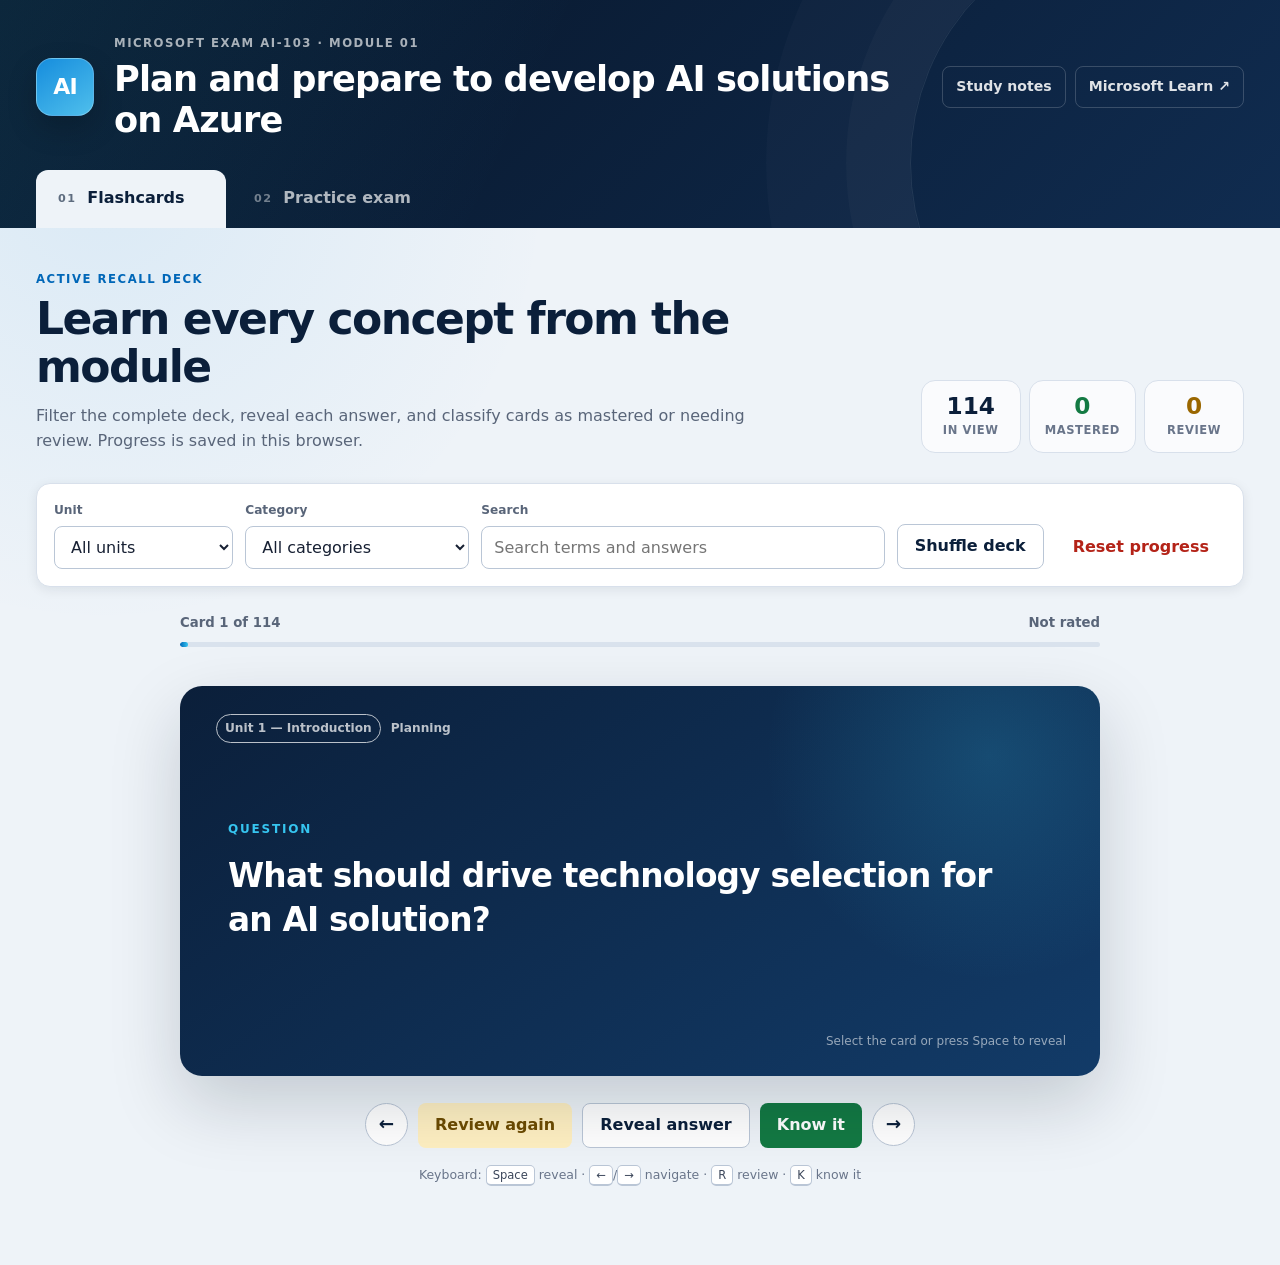
<file: Develop generative AI apps in Azure/Module 1/index.html>
<!doctype html>
<html lang="en">
<head>
  <meta charset="utf-8">
  <meta name="viewport" content="width=device-width, initial-scale=1">
  <meta name="description" content="Flashcards and an exam-style practice assessment for AI-103 Module 1.">
  <title>AI-103 Module 1 Study Lab</title>
  <link rel="stylesheet" href="styles.css">
</head>
<body>
  <a class="skip-link" href="#main-content">Skip to study content</a>

  <header class="site-header">
    <div class="header-inner">
      <div class="brand-block">
        <span class="brand-mark" aria-hidden="true">AI</span>
        <div>
          <p class="eyebrow">Microsoft Exam AI-103 · Module 01</p>
          <h1>Plan and prepare to develop AI solutions on Azure</h1>
        </div>
      </div>

      <div class="header-links">
        <a href="README.md">Study notes</a>
        <a href="https://learn.microsoft.com/en-us/training/modules/prepare-azure-ai-development/" target="_blank" rel="noreferrer">Microsoft Learn <span aria-hidden="true">↗</span></a>
      </div>
    </div>

    <nav class="tabs" aria-label="Study modes" role="tablist">
      <button
        class="tab-button is-active"
        id="flashcards-tab"
        type="button"
        role="tab"
        aria-selected="true"
        aria-controls="flashcards-panel"
        data-tab="flashcards"
      >
        <span class="tab-number">01</span>
        Flashcards
      </button>
      <button
        class="tab-button"
        id="exam-tab"
        type="button"
        role="tab"
        aria-selected="false"
        aria-controls="exam-panel"
        data-tab="exam"
      >
        <span class="tab-number">02</span>
        Practice exam
      </button>
    </nav>
  </header>

  <main id="main-content">
    <section
      class="tab-panel"
      id="flashcards-panel"
      role="tabpanel"
      aria-labelledby="flashcards-tab"
      data-panel="flashcards"
    >
      <div class="section-heading">
        <div>
          <p class="eyebrow accent">Active recall deck</p>
          <h2>Learn every concept from the module</h2>
          <p class="section-description">
            Filter the complete deck, reveal each answer, and classify cards as mastered or needing review.
            Progress is saved in this browser.
          </p>
        </div>
        <div class="stat-row" aria-label="Flashcard statistics">
          <div class="stat">
            <span class="stat-value" id="card-total">0</span>
            <span class="stat-label">in view</span>
          </div>
          <div class="stat success">
            <span class="stat-value" id="card-mastered">0</span>
            <span class="stat-label">mastered</span>
          </div>
          <div class="stat warning">
            <span class="stat-value" id="card-review">0</span>
            <span class="stat-label">review</span>
          </div>
        </div>
      </div>

      <div class="filter-bar" aria-label="Flashcard filters">
        <label>
          <span>Unit</span>
          <select id="card-unit-filter">
            <option value="all">All units</option>
          </select>
        </label>
        <label>
          <span>Category</span>
          <select id="card-category-filter">
            <option value="all">All categories</option>
          </select>
        </label>
        <label class="search-field">
          <span>Search</span>
          <input id="card-search" type="search" placeholder="Search terms and answers">
        </label>
        <button class="button secondary" id="shuffle-cards" type="button">Shuffle deck</button>
        <button class="button ghost danger-text" id="reset-cards" type="button">Reset progress</button>
      </div>

      <div class="deck-progress">
        <div class="progress-meta">
          <span id="card-position">Card 0 of 0</span>
          <span id="card-status-label">Not rated</span>
        </div>
        <div class="progress-track" aria-hidden="true">
          <span id="card-progress-fill"></span>
        </div>
      </div>

      <div class="flashcard-stage" id="flashcard-stage">
        <button
          class="flashcard"
          id="flashcard"
          type="button"
          aria-label="Reveal flashcard answer"
          aria-pressed="false"
        >
          <span class="flashcard-inner">
            <span class="flashcard-face flashcard-front">
              <span class="card-meta">
                <span class="unit-chip" id="card-front-unit">Unit</span>
                <span id="card-front-category">Category</span>
              </span>
              <span class="card-kicker">Question</span>
              <span class="card-copy" id="card-front-text"></span>
              <span class="flip-hint">Select the card or press Space to reveal</span>
            </span>
            <span class="flashcard-face flashcard-back">
              <span class="card-meta">
                <span class="unit-chip" id="card-back-unit">Unit</span>
                <span id="card-back-category">Category</span>
              </span>
              <span class="card-kicker">Answer</span>
              <span class="card-copy answer-copy" id="card-back-text"></span>
              <span class="flip-hint">Select the card or press Space to show the question</span>
            </span>
          </span>
        </button>

        <div class="empty-state hidden" id="card-empty-state">
          <h3>No cards match these filters</h3>
          <p>Change the unit, category, or search text to restore the deck.</p>
        </div>
      </div>

      <div class="card-actions">
        <button class="icon-button" id="previous-card" type="button" aria-label="Previous flashcard">←</button>
        <button class="button review-button" id="review-card" type="button">Review again</button>
        <button class="button secondary" id="flip-card" type="button">Reveal answer</button>
        <button class="button success-button" id="master-card" type="button">Know it</button>
        <button class="icon-button" id="next-card" type="button" aria-label="Next flashcard">→</button>
      </div>

      <p class="keyboard-help">
        Keyboard: <kbd>Space</kbd> reveal · <kbd>←</kbd>/<kbd>→</kbd> navigate ·
        <kbd>R</kbd> review · <kbd>K</kbd> know it
      </p>
      <p class="live-region" id="card-announcement" aria-live="polite"></p>
    </section>

    <section
      class="tab-panel hidden"
      id="exam-panel"
      role="tabpanel"
      aria-labelledby="exam-tab"
      data-panel="exam"
    >
      <div class="exam-intro" id="exam-intro">
        <div class="intro-copy">
          <p class="eyebrow accent">Exam-style assessment</p>
          <h2>Module 1 practice exam</h2>
          <p class="lead">
            A comprehensive, original assessment covering all nine units. It mirrors important Microsoft
            certification interactions while remaining focused only on this module.
          </p>

          <div class="exam-facts">
            <div>
              <strong id="intro-question-count">50</strong>
              <span>questions</span>
            </div>
            <div>
              <strong>120</strong>
              <span>minutes</span>
            </div>
            <div>
              <strong id="intro-section-count">3</strong>
              <span>sections</span>
            </div>
            <div>
              <strong>700</strong>
              <span>official scaled pass score*</span>
            </div>
          </div>

          <div class="notice">
            <strong>Important:</strong> This is a Module 1 study simulation with original questions—not an
            official Microsoft exam or leaked exam content. AI-103 covers substantially more material.
            Microsoft does not publish a fixed question count or guarantee specific item types. This static
            page does not simulate a live Azure lab.
          </div>
          <p class="source-note">
            *Microsoft uses scaled scoring, so 700 does not mean 70%. Format references:
            <a href="https://learn.microsoft.com/en-us/credentials/certifications/azure-ai-apps-and-agents-developer-associate/" target="_blank" rel="noreferrer">AI-103 exam page</a>,
            <a href="https://learn.microsoft.com/en-us/credentials/support/exam-duration-exam-experience" target="_blank" rel="noreferrer">exam experience</a>, and
            <a href="https://aka.ms/examdemo" target="_blank" rel="noreferrer">exam sandbox</a>.
          </p>
        </div>

        <aside class="instructions-card">
          <h3>Simulation rules</h3>
          <ul>
            <li>The 120-minute timer continues until submission.</li>
            <li>Questions include single choice, choose-N, yes/no groups, matching, and build-list ordering.</li>
            <li>You can navigate and mark items for review inside the current section.</li>
            <li>A section review appears before you continue.</li>
            <li>After leaving a section, you cannot return to it.</li>
            <li>Multi-part items award credit per correctly answered component.</li>
            <li>There is no penalty for guessing.</li>
          </ul>
          <label class="agreement">
            <input id="exam-agreement" type="checkbox">
            <span>I understand this is a module-only practice simulation.</span>
          </label>
          <button class="button primary wide" id="start-exam" type="button" disabled>Start assessment</button>
          <button class="button secondary wide hidden" id="continue-exam" type="button">Continue saved attempt</button>
          <button class="text-button hidden" id="discard-exam" type="button">Discard saved attempt</button>
        </aside>
      </div>

      <div class="exam-shell hidden" id="exam-shell">
        <header class="exam-toolbar">
          <div>
            <p class="eyebrow">AI-103 · Module 1 simulation</p>
            <strong id="exam-section-title">Section</strong>
          </div>
          <div class="exam-toolbar-stats">
            <span><b id="exam-answered-count">0</b> answered</span>
            <span><b id="exam-flagged-count">0</b> marked</span>
            <span class="timer" id="exam-timer" aria-label="Time remaining">02:00:00</span>
          </div>
        </header>

        <div class="exam-layout">
          <aside class="exam-sidebar">
            <div class="sidebar-heading">
              <span>Questions</span>
              <span id="exam-question-position">1 of 50</span>
            </div>
            <div class="question-legend" aria-label="Question status legend">
              <span><i class="legend-dot answered"></i>Answered</span>
              <span><i class="legend-dot marked"></i>Review</span>
            </div>
            <div class="question-grid" id="question-grid" aria-label="Question navigation"></div>
            <div class="sidebar-links">
              <a href="https://learn.microsoft.com/" target="_blank" rel="noreferrer">Open Microsoft Learn ↗</a>
              <button class="text-button" id="show-exam-help" type="button">Exam help</button>
            </div>
          </aside>

          <section class="question-workspace" aria-live="polite">
            <div class="case-study-panel hidden" id="case-study-panel">
              <div class="case-study-heading">
                <div>
                  <span class="question-type-label">Case study</span>
                  <h3 id="case-study-title"></h3>
                </div>
                <button class="text-button" id="toggle-case-study" type="button" aria-expanded="true">Hide scenario</button>
              </div>
              <div class="case-study-content" id="case-study-content"></div>
            </div>

            <article class="question-card" id="question-card">
              <div class="question-header">
                <div>
                  <span class="question-type-label" id="question-type">Single choice</span>
                  <span class="question-domain" id="question-domain"></span>
                </div>
                <button class="mark-button" id="mark-question" type="button" aria-pressed="false">
                  <span aria-hidden="true">⚑</span> Mark for review
                </button>
              </div>

              <p class="question-instruction" id="question-instruction"></p>
              <h2 class="question-prompt" id="question-prompt"></h2>
              <div class="answer-area" id="answer-area"></div>

              <details class="question-notes">
                <summary>Personal note for this question</summary>
                <label class="sr-only" for="question-note">Personal note</label>
                <textarea id="question-note" rows="3" placeholder="Record what you want to revisit."></textarea>
              </details>
            </article>

            <section class="section-review hidden" id="section-review">
              <p class="eyebrow accent">Section review</p>
              <h2 id="review-section-title">Review this section</h2>
              <p id="review-section-summary"></p>
              <div class="review-filter-row">
                <button class="button secondary" id="review-unanswered" type="button">Review unanswered</button>
                <button class="button secondary" id="review-marked" type="button">Review marked</button>
              </div>
              <div class="review-list" id="section-review-list"></div>
              <div class="notice warning-notice">
                Once you finish this section, its questions are locked and cannot be revisited.
              </div>
              <button class="button primary" id="finish-section" type="button">Finish section and continue</button>
            </section>

            <footer class="question-actions" id="question-actions">
              <button class="button secondary" id="previous-question" type="button">Previous</button>
              <button class="text-button danger-text" id="clear-answer" type="button">Clear answer</button>
              <button class="button primary" id="next-question" type="button">Next</button>
            </footer>
          </section>
        </div>
      </div>

      <section class="results hidden" id="exam-results">
        <div class="result-hero">
          <p class="eyebrow accent">Assessment complete</p>
          <h2 id="result-heading">Your results</h2>
          <p id="result-summary"></p>
          <div class="score-ring" id="score-ring" aria-label="Raw score percentage">
            <span id="score-percent">0%</span>
            <small>raw score</small>
          </div>
          <p class="score-disclaimer">
            Microsoft reports a scaled score from 1–1,000 and requires 700 to pass. A raw percentage cannot
            be converted directly to that scaled score; this page reports study performance only.
          </p>
        </div>

        <div class="result-grid">
          <section class="result-card">
            <h3>Performance by unit</h3>
            <div id="unit-results"></div>
          </section>
          <section class="result-card">
            <h3>Attempt summary</h3>
            <dl class="summary-list">
              <div><dt>Points earned</dt><dd id="points-earned">0 / 0</dd></div>
              <div><dt>Questions fully correct</dt><dd id="questions-correct">0 / 0</dd></div>
              <div><dt>Questions marked</dt><dd id="result-marked">0</dd></div>
              <div><dt>Time used</dt><dd id="time-used">00:00</dd></div>
            </dl>
          </section>
        </div>

        <section class="answer-review">
          <div class="answer-review-heading">
            <div>
              <h3>Answer review</h3>
              <p>Unlike the live certification score report, this study simulation shows explanations.</p>
            </div>
            <select id="result-filter" aria-label="Filter answer review">
              <option value="all">All questions</option>
              <option value="incorrect">Incorrect or partial</option>
              <option value="correct">Fully correct</option>
              <option value="marked">Marked for review</option>
            </select>
          </div>
          <div id="answer-review-list"></div>
        </section>

        <div class="result-actions">
          <button class="button primary" id="retake-exam" type="button">Start a new attempt</button>
          <button class="button secondary" id="return-flashcards" type="button">Review flashcards</button>
        </div>
      </section>
    </section>
  </main>

  <dialog id="help-dialog">
    <form method="dialog">
      <div class="dialog-heading">
        <h2>Assessment help</h2>
        <button class="icon-button" value="close" aria-label="Close help">×</button>
      </div>
      <ul>
        <li>Use the numbered grid to revisit a question in the current section.</li>
        <li>A filled number is answered; a gold corner indicates it is marked for review.</li>
        <li>Choose-N items require the stated number of selections.</li>
        <li>Matching and yes/no items can award partial credit by row.</li>
        <li>Use the section-review screen before locking a section.</li>
        <li>The timer continues if you open Microsoft Learn in another tab.</li>
      </ul>
      <p>
        Microsoft may use formats such as active screen, build list, drag-and-drop, hot area, case studies,
        multiple choice, and labs. This static simulation implements the formats that work accessibly without
        a live Azure environment.
      </p>
      <button class="button primary" value="close">Close</button>
    </form>
  </dialog>

  <noscript>
    <div class="noscript">This study page requires JavaScript for flashcards, scoring, and navigation.</div>
  </noscript>

  <script src="flashcards.js"></script>
  <script src="questions.js"></script>
  <script src="app.js"></script>
</body>
</html>
</file>
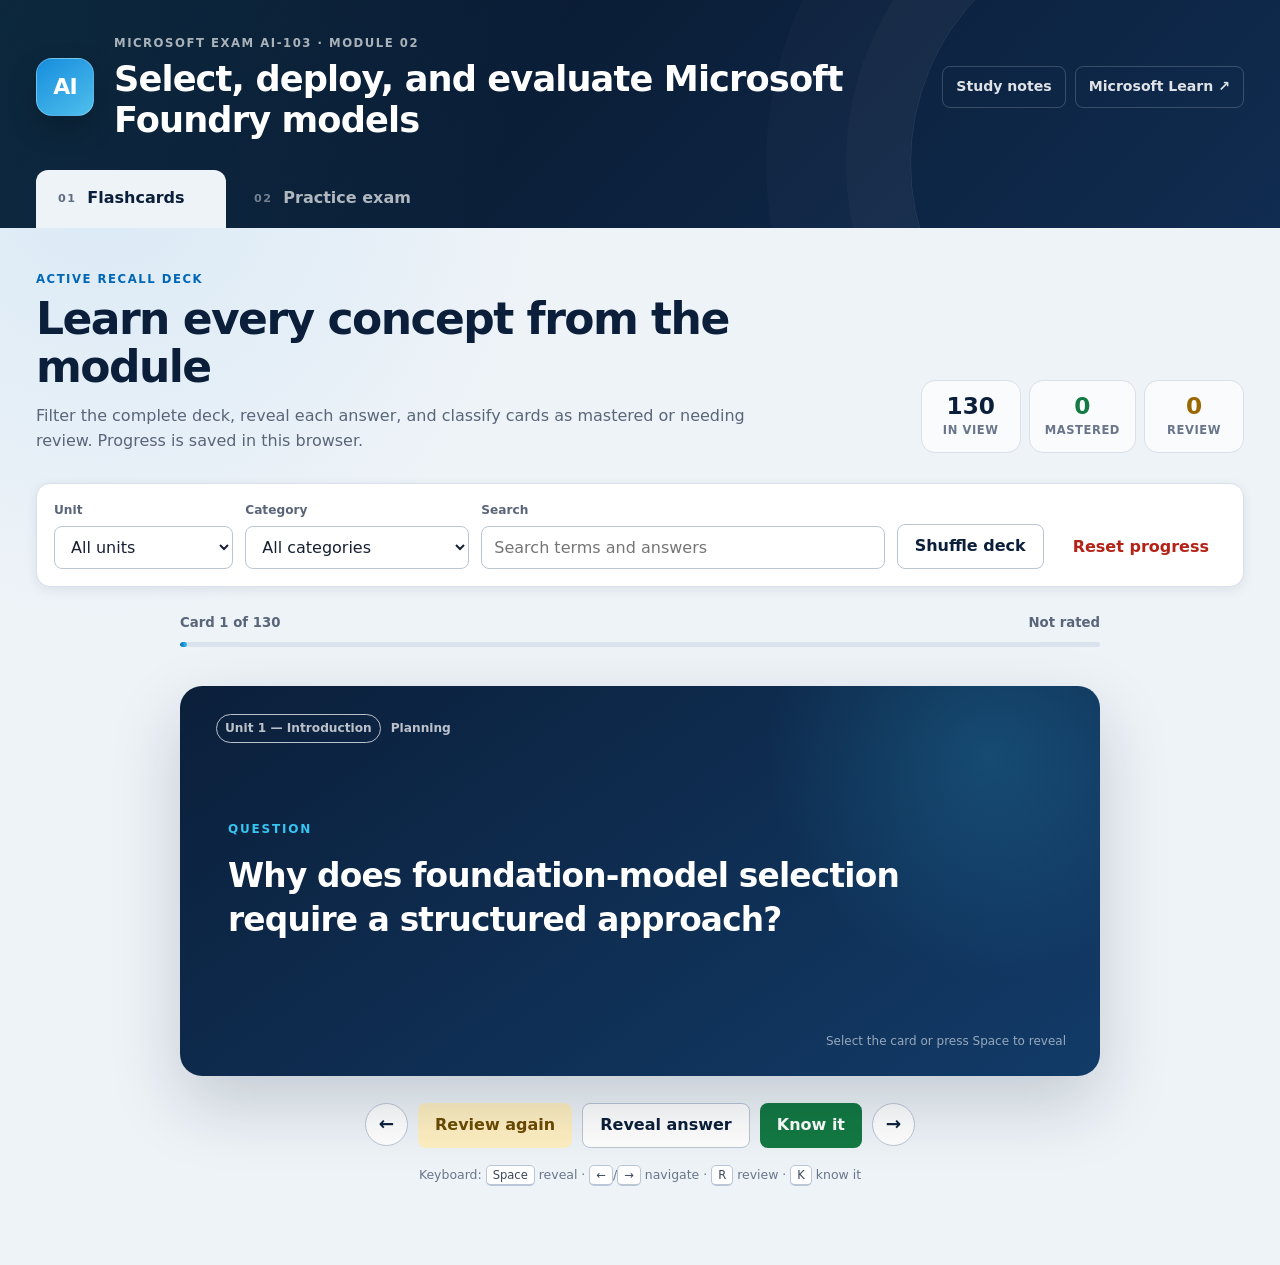
<file: Develop generative AI apps in Azure/Module 2/index.html>
<!doctype html>
<html lang="en">
<head>
  <meta charset="utf-8">
  <meta name="viewport" content="width=device-width, initial-scale=1">
  <meta name="description" content="Flashcards and an exam-style practice assessment for AI-103 Module 2.">
  <title>AI-103 Module 2 Study Lab</title>
  <link rel="stylesheet" href="styles.css">
</head>
<body>
  <a class="skip-link" href="#main-content">Skip to study content</a>

  <header class="site-header">
    <div class="header-inner">
      <div class="brand-block">
        <span class="brand-mark" aria-hidden="true">AI</span>
        <div>
          <p class="eyebrow">Microsoft Exam AI-103 · Module 02</p>
          <h1>Select, deploy, and evaluate Microsoft Foundry models</h1>
        </div>
      </div>

      <div class="header-links">
        <a href="README.md">Study notes</a>
        <a href="https://learn.microsoft.com/en-us/training/modules/model-catalog-evaluate/" target="_blank" rel="noreferrer">Microsoft Learn <span aria-hidden="true">↗</span></a>
      </div>
    </div>

    <nav class="tabs" aria-label="Study modes" role="tablist">
      <button
        class="tab-button is-active"
        id="flashcards-tab"
        type="button"
        role="tab"
        aria-selected="true"
        aria-controls="flashcards-panel"
        data-tab="flashcards"
      >
        <span class="tab-number">01</span>
        Flashcards
      </button>
      <button
        class="tab-button"
        id="exam-tab"
        type="button"
        role="tab"
        aria-selected="false"
        aria-controls="exam-panel"
        data-tab="exam"
      >
        <span class="tab-number">02</span>
        Practice exam
      </button>
    </nav>
  </header>

  <main id="main-content">
    <section
      class="tab-panel"
      id="flashcards-panel"
      role="tabpanel"
      aria-labelledby="flashcards-tab"
      data-panel="flashcards"
    >
      <div class="section-heading">
        <div>
          <p class="eyebrow accent">Active recall deck</p>
          <h2>Learn every concept from the module</h2>
          <p class="section-description">
            Filter the complete deck, reveal each answer, and classify cards as mastered or needing review.
            Progress is saved in this browser.
          </p>
        </div>
        <div class="stat-row" aria-label="Flashcard statistics">
          <div class="stat">
            <span class="stat-value" id="card-total">0</span>
            <span class="stat-label">in view</span>
          </div>
          <div class="stat success">
            <span class="stat-value" id="card-mastered">0</span>
            <span class="stat-label">mastered</span>
          </div>
          <div class="stat warning">
            <span class="stat-value" id="card-review">0</span>
            <span class="stat-label">review</span>
          </div>
        </div>
      </div>

      <div class="filter-bar" aria-label="Flashcard filters">
        <label>
          <span>Unit</span>
          <select id="card-unit-filter">
            <option value="all">All units</option>
          </select>
        </label>
        <label>
          <span>Category</span>
          <select id="card-category-filter">
            <option value="all">All categories</option>
          </select>
        </label>
        <label class="search-field">
          <span>Search</span>
          <input id="card-search" type="search" placeholder="Search terms and answers">
        </label>
        <button class="button secondary" id="shuffle-cards" type="button">Shuffle deck</button>
        <button class="button ghost danger-text" id="reset-cards" type="button">Reset progress</button>
      </div>

      <div class="deck-progress">
        <div class="progress-meta">
          <span id="card-position">Card 0 of 0</span>
          <span id="card-status-label">Not rated</span>
        </div>
        <div class="progress-track" aria-hidden="true">
          <span id="card-progress-fill"></span>
        </div>
      </div>

      <div class="flashcard-stage" id="flashcard-stage">
        <button
          class="flashcard"
          id="flashcard"
          type="button"
          aria-label="Reveal flashcard answer"
          aria-pressed="false"
        >
          <span class="flashcard-inner">
            <span class="flashcard-face flashcard-front">
              <span class="card-meta">
                <span class="unit-chip" id="card-front-unit">Unit</span>
                <span id="card-front-category">Category</span>
              </span>
              <span class="card-kicker">Question</span>
              <span class="card-copy" id="card-front-text"></span>
              <span class="flip-hint">Select the card or press Space to reveal</span>
            </span>
            <span class="flashcard-face flashcard-back">
              <span class="card-meta">
                <span class="unit-chip" id="card-back-unit">Unit</span>
                <span id="card-back-category">Category</span>
              </span>
              <span class="card-kicker">Answer</span>
              <span class="card-copy answer-copy" id="card-back-text"></span>
              <span class="flip-hint">Select the card or press Space to show the question</span>
            </span>
          </span>
        </button>

        <div class="empty-state hidden" id="card-empty-state">
          <h3>No cards match these filters</h3>
          <p>Change the unit, category, or search text to restore the deck.</p>
        </div>
      </div>

      <div class="card-actions">
        <button class="icon-button" id="previous-card" type="button" aria-label="Previous flashcard">←</button>
        <button class="button review-button" id="review-card" type="button">Review again</button>
        <button class="button secondary" id="flip-card" type="button">Reveal answer</button>
        <button class="button success-button" id="master-card" type="button">Know it</button>
        <button class="icon-button" id="next-card" type="button" aria-label="Next flashcard">→</button>
      </div>

      <p class="keyboard-help">
        Keyboard: <kbd>Space</kbd> reveal · <kbd>←</kbd>/<kbd>→</kbd> navigate ·
        <kbd>R</kbd> review · <kbd>K</kbd> know it
      </p>
      <p class="live-region" id="card-announcement" aria-live="polite"></p>
    </section>

    <section
      class="tab-panel hidden"
      id="exam-panel"
      role="tabpanel"
      aria-labelledby="exam-tab"
      data-panel="exam"
    >
      <div class="exam-intro" id="exam-intro">
        <div class="intro-copy">
          <p class="eyebrow accent">Exam-style assessment</p>
          <h2>Module 2 practice exam</h2>
          <p class="lead">
            A comprehensive, original assessment covering all eight units. It mirrors important Microsoft
            certification interactions while remaining focused only on this module.
          </p>

          <div class="exam-facts">
            <div>
              <strong id="intro-question-count">50</strong>
              <span>questions</span>
            </div>
            <div>
              <strong>120</strong>
              <span>minutes</span>
            </div>
            <div>
              <strong id="intro-section-count">3</strong>
              <span>sections</span>
            </div>
            <div>
              <strong>700</strong>
              <span>official scaled pass score*</span>
            </div>
          </div>

          <div class="notice">
            <strong>Important:</strong> This is a Module 2 study simulation with original questions—not an
            official Microsoft exam or leaked exam content. AI-103 covers substantially more material.
            Microsoft does not publish a fixed question count or guarantee specific item types. This static
            page does not simulate a live Azure lab.
          </div>
          <p class="source-note">
            *Microsoft uses scaled scoring, so 700 does not mean 70%. Format references:
            <a href="https://learn.microsoft.com/en-us/credentials/certifications/azure-ai-apps-and-agents-developer-associate/" target="_blank" rel="noreferrer">AI-103 exam page</a>,
            <a href="https://learn.microsoft.com/en-us/credentials/support/exam-duration-exam-experience" target="_blank" rel="noreferrer">exam experience</a>, and
            <a href="https://aka.ms/examdemo" target="_blank" rel="noreferrer">exam sandbox</a>.
          </p>
        </div>

        <aside class="instructions-card">
          <h3>Simulation rules</h3>
          <ul>
            <li>The 120-minute timer continues until submission.</li>
            <li>Questions include single choice, choose-N, yes/no groups, matching, and build-list ordering.</li>
            <li>You can navigate and mark items for review inside the current section.</li>
            <li>A section review appears before you continue.</li>
            <li>After leaving a section, you cannot return to it.</li>
            <li>Multi-part items award credit per correctly answered component.</li>
            <li>There is no penalty for guessing.</li>
          </ul>
          <label class="agreement">
            <input id="exam-agreement" type="checkbox">
            <span>I understand this is a module-only practice simulation.</span>
          </label>
          <button class="button primary wide" id="start-exam" type="button" disabled>Start assessment</button>
          <button class="button secondary wide hidden" id="continue-exam" type="button">Continue saved attempt</button>
          <button class="text-button hidden" id="discard-exam" type="button">Discard saved attempt</button>
        </aside>
      </div>

      <div class="exam-shell hidden" id="exam-shell">
        <header class="exam-toolbar">
          <div>
            <p class="eyebrow">AI-103 · Module 2 simulation</p>
            <strong id="exam-section-title">Section</strong>
          </div>
          <div class="exam-toolbar-stats">
            <span><b id="exam-answered-count">0</b> answered</span>
            <span><b id="exam-flagged-count">0</b> marked</span>
            <span class="timer" id="exam-timer" aria-label="Time remaining">02:00:00</span>
          </div>
        </header>

        <div class="exam-layout">
          <aside class="exam-sidebar">
            <div class="sidebar-heading">
              <span>Questions</span>
              <span id="exam-question-position">1 of 50</span>
            </div>
            <div class="question-legend" aria-label="Question status legend">
              <span><i class="legend-dot answered"></i>Answered</span>
              <span><i class="legend-dot marked"></i>Review</span>
            </div>
            <div class="question-grid" id="question-grid" aria-label="Question navigation"></div>
            <div class="sidebar-links">
              <a href="https://learn.microsoft.com/" target="_blank" rel="noreferrer">Open Microsoft Learn ↗</a>
              <button class="text-button" id="show-exam-help" type="button">Exam help</button>
            </div>
          </aside>

          <section class="question-workspace" aria-live="polite">
            <div class="case-study-panel hidden" id="case-study-panel">
              <div class="case-study-heading">
                <div>
                  <span class="question-type-label">Case study</span>
                  <h3 id="case-study-title"></h3>
                </div>
                <button class="text-button" id="toggle-case-study" type="button" aria-expanded="true">Hide scenario</button>
              </div>
              <div class="case-study-content" id="case-study-content"></div>
            </div>

            <article class="question-card" id="question-card">
              <div class="question-header">
                <div>
                  <span class="question-type-label" id="question-type">Single choice</span>
                  <span class="question-domain" id="question-domain"></span>
                </div>
                <button class="mark-button" id="mark-question" type="button" aria-pressed="false">
                  <span aria-hidden="true">⚑</span> Mark for review
                </button>
              </div>

              <p class="question-instruction" id="question-instruction"></p>
              <h2 class="question-prompt" id="question-prompt"></h2>
              <div class="answer-area" id="answer-area"></div>

              <details class="question-notes">
                <summary>Personal note for this question</summary>
                <label class="sr-only" for="question-note">Personal note</label>
                <textarea id="question-note" rows="3" placeholder="Record what you want to revisit."></textarea>
              </details>
            </article>

            <section class="section-review hidden" id="section-review">
              <p class="eyebrow accent">Section review</p>
              <h2 id="review-section-title">Review this section</h2>
              <p id="review-section-summary"></p>
              <div class="review-filter-row">
                <button class="button secondary" id="review-unanswered" type="button">Review unanswered</button>
                <button class="button secondary" id="review-marked" type="button">Review marked</button>
              </div>
              <div class="review-list" id="section-review-list"></div>
              <div class="notice warning-notice">
                Once you finish this section, its questions are locked and cannot be revisited.
              </div>
              <button class="button primary" id="finish-section" type="button">Finish section and continue</button>
            </section>

            <footer class="question-actions" id="question-actions">
              <button class="button secondary" id="previous-question" type="button">Previous</button>
              <button class="text-button danger-text" id="clear-answer" type="button">Clear answer</button>
              <button class="button primary" id="next-question" type="button">Next</button>
            </footer>
          </section>
        </div>
      </div>

      <section class="results hidden" id="exam-results">
        <div class="result-hero">
          <p class="eyebrow accent">Assessment complete</p>
          <h2 id="result-heading">Your results</h2>
          <p id="result-summary"></p>
          <div class="score-ring" id="score-ring" aria-label="Raw score percentage">
            <span id="score-percent">0%</span>
            <small>raw score</small>
          </div>
          <p class="score-disclaimer">
            Microsoft reports a scaled score from 1–1,000 and requires 700 to pass. A raw percentage cannot
            be converted directly to that scaled score; this page reports study performance only.
          </p>
        </div>

        <div class="result-grid">
          <section class="result-card">
            <h3>Performance by unit</h3>
            <div id="unit-results"></div>
          </section>
          <section class="result-card">
            <h3>Attempt summary</h3>
            <dl class="summary-list">
              <div><dt>Points earned</dt><dd id="points-earned">0 / 0</dd></div>
              <div><dt>Questions fully correct</dt><dd id="questions-correct">0 / 0</dd></div>
              <div><dt>Questions marked</dt><dd id="result-marked">0</dd></div>
              <div><dt>Time used</dt><dd id="time-used">00:00</dd></div>
            </dl>
          </section>
        </div>

        <section class="answer-review">
          <div class="answer-review-heading">
            <div>
              <h3>Answer review</h3>
              <p>Unlike the live certification score report, this study simulation shows explanations.</p>
            </div>
            <select id="result-filter" aria-label="Filter answer review">
              <option value="all">All questions</option>
              <option value="incorrect">Incorrect or partial</option>
              <option value="correct">Fully correct</option>
              <option value="marked">Marked for review</option>
            </select>
          </div>
          <div id="answer-review-list"></div>
        </section>

        <div class="result-actions">
          <button class="button primary" id="retake-exam" type="button">Start a new attempt</button>
          <button class="button secondary" id="return-flashcards" type="button">Review flashcards</button>
        </div>
      </section>
    </section>
  </main>

  <dialog id="help-dialog">
    <form method="dialog">
      <div class="dialog-heading">
        <h2>Assessment help</h2>
        <button class="icon-button" value="close" aria-label="Close help">×</button>
      </div>
      <ul>
        <li>Use the numbered grid to revisit a question in the current section.</li>
        <li>A filled number is answered; a gold corner indicates it is marked for review.</li>
        <li>Choose-N items require the stated number of selections.</li>
        <li>Matching and yes/no items can award partial credit by row.</li>
        <li>Use the section-review screen before locking a section.</li>
        <li>The timer continues if you open Microsoft Learn in another tab.</li>
      </ul>
      <p>
        Microsoft may use formats such as active screen, build list, drag-and-drop, hot area, case studies,
        multiple choice, and labs. This static simulation implements the formats that work accessibly without
        a live Azure environment.
      </p>
      <button class="button primary" value="close">Close</button>
    </form>
  </dialog>

  <noscript>
    <div class="noscript">This study page requires JavaScript for flashcards, scoring, and navigation.</div>
  </noscript>

  <script src="flashcards.js"></script>
  <script src="questions.js"></script>
  <script src="app.js"></script>
</body>
</html>
</file>
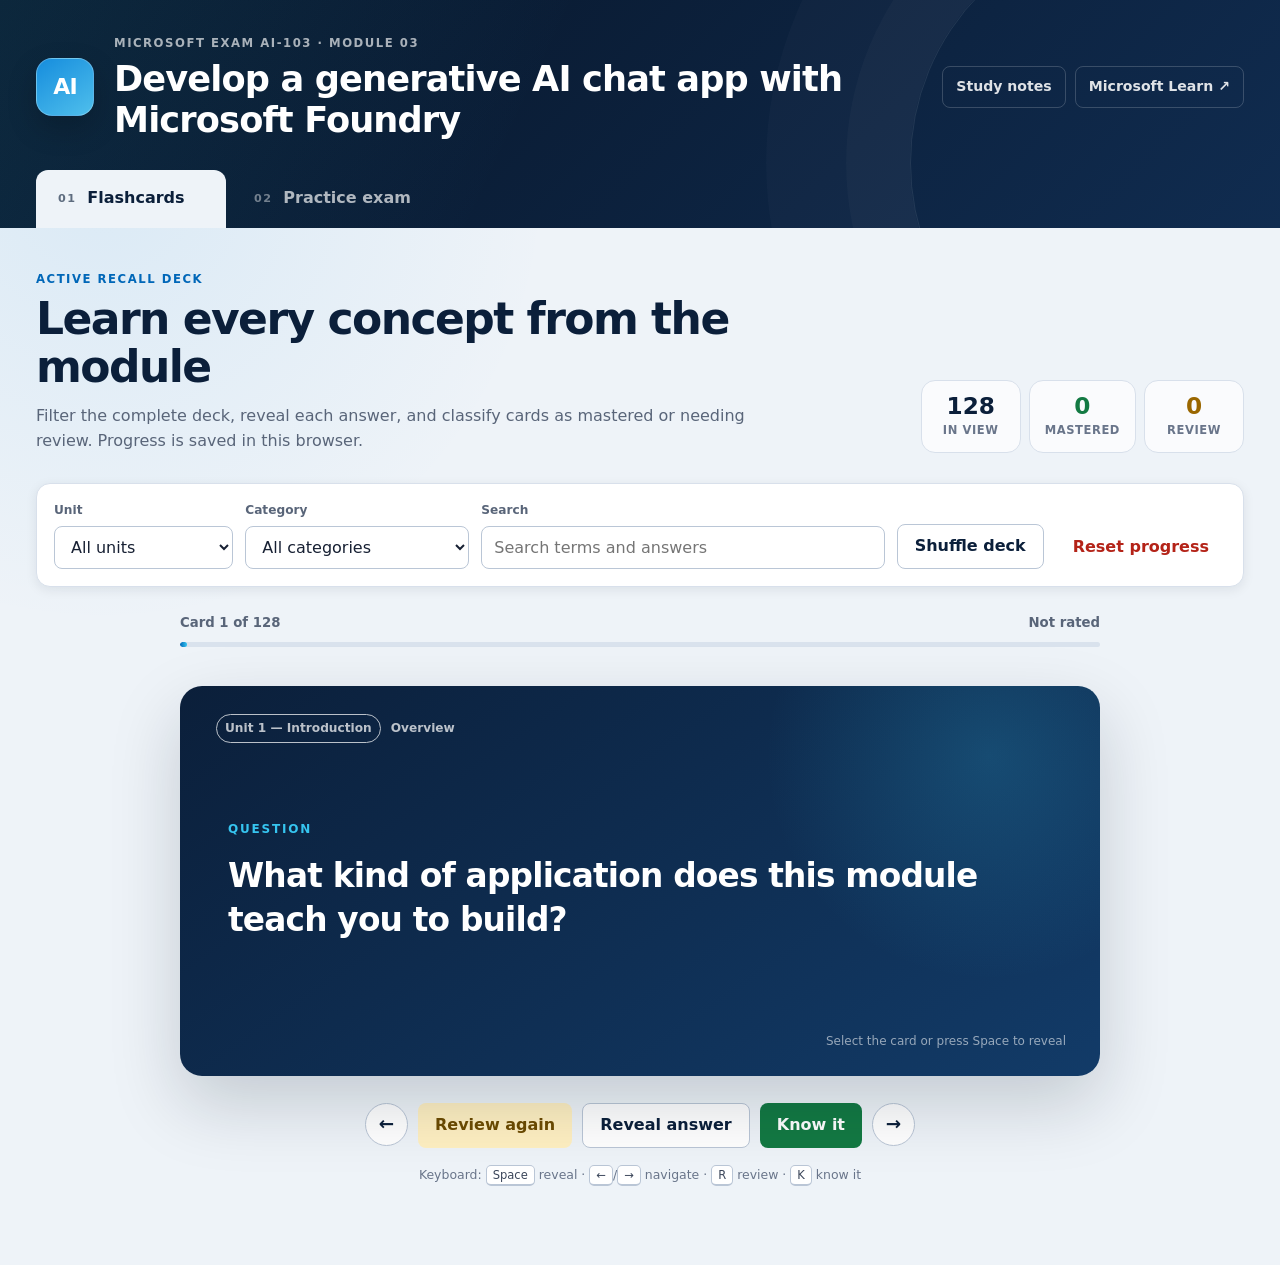
<file: Develop generative AI apps in Azure/Module 3/index.html>
<!doctype html>
<html lang="en">
<head>
  <meta charset="utf-8">
  <meta name="viewport" content="width=device-width, initial-scale=1">
  <meta name="description" content="Flashcards and an exam-style practice assessment for AI-103 Module 3.">
  <title>AI-103 Module 3 Study Lab</title>
  <link rel="stylesheet" href="styles.css">
</head>
<body>
  <a class="skip-link" href="#main-content">Skip to study content</a>

  <header class="site-header">
    <div class="header-inner">
      <div class="brand-block">
        <span class="brand-mark" aria-hidden="true">AI</span>
        <div>
          <p class="eyebrow">Microsoft Exam AI-103 · Module 03</p>
          <h1>Develop a generative AI chat app with Microsoft Foundry</h1>
        </div>
      </div>

      <div class="header-links">
        <a href="README.md">Study notes</a>
        <a href="https://learn.microsoft.com/en-us/training/modules/foundry-sdk/" target="_blank" rel="noreferrer">Microsoft Learn <span aria-hidden="true">↗</span></a>
      </div>
    </div>

    <nav class="tabs" aria-label="Study modes" role="tablist">
      <button
        class="tab-button is-active"
        id="flashcards-tab"
        type="button"
        role="tab"
        aria-selected="true"
        aria-controls="flashcards-panel"
        data-tab="flashcards"
      >
        <span class="tab-number">01</span>
        Flashcards
      </button>
      <button
        class="tab-button"
        id="exam-tab"
        type="button"
        role="tab"
        aria-selected="false"
        aria-controls="exam-panel"
        data-tab="exam"
      >
        <span class="tab-number">02</span>
        Practice exam
      </button>
    </nav>
  </header>

  <main id="main-content">
    <section
      class="tab-panel"
      id="flashcards-panel"
      role="tabpanel"
      aria-labelledby="flashcards-tab"
      data-panel="flashcards"
    >
      <div class="section-heading">
        <div>
          <p class="eyebrow accent">Active recall deck</p>
          <h2>Learn every concept from the module</h2>
          <p class="section-description">
            Filter the complete deck, reveal each answer, and classify cards as mastered or needing review.
            Progress is saved in this browser.
          </p>
        </div>
        <div class="stat-row" aria-label="Flashcard statistics">
          <div class="stat">
            <span class="stat-value" id="card-total">0</span>
            <span class="stat-label">in view</span>
          </div>
          <div class="stat success">
            <span class="stat-value" id="card-mastered">0</span>
            <span class="stat-label">mastered</span>
          </div>
          <div class="stat warning">
            <span class="stat-value" id="card-review">0</span>
            <span class="stat-label">review</span>
          </div>
        </div>
      </div>

      <div class="filter-bar" aria-label="Flashcard filters">
        <label>
          <span>Unit</span>
          <select id="card-unit-filter">
            <option value="all">All units</option>
          </select>
        </label>
        <label>
          <span>Category</span>
          <select id="card-category-filter">
            <option value="all">All categories</option>
          </select>
        </label>
        <label class="search-field">
          <span>Search</span>
          <input id="card-search" type="search" placeholder="Search terms and answers">
        </label>
        <button class="button secondary" id="shuffle-cards" type="button">Shuffle deck</button>
        <button class="button ghost danger-text" id="reset-cards" type="button">Reset progress</button>
      </div>

      <div class="deck-progress">
        <div class="progress-meta">
          <span id="card-position">Card 0 of 0</span>
          <span id="card-status-label">Not rated</span>
        </div>
        <div class="progress-track" aria-hidden="true">
          <span id="card-progress-fill"></span>
        </div>
      </div>

      <div class="flashcard-stage" id="flashcard-stage">
        <button
          class="flashcard"
          id="flashcard"
          type="button"
          aria-label="Reveal flashcard answer"
          aria-pressed="false"
        >
          <span class="flashcard-inner">
            <span class="flashcard-face flashcard-front">
              <span class="card-meta">
                <span class="unit-chip" id="card-front-unit">Unit</span>
                <span id="card-front-category">Category</span>
              </span>
              <span class="card-kicker">Question</span>
              <span class="card-copy" id="card-front-text"></span>
              <span class="flip-hint">Select the card or press Space to reveal</span>
            </span>
            <span class="flashcard-face flashcard-back">
              <span class="card-meta">
                <span class="unit-chip" id="card-back-unit">Unit</span>
                <span id="card-back-category">Category</span>
              </span>
              <span class="card-kicker">Answer</span>
              <span class="card-copy answer-copy" id="card-back-text"></span>
              <span class="flip-hint">Select the card or press Space to show the question</span>
            </span>
          </span>
        </button>

        <div class="empty-state hidden" id="card-empty-state">
          <h3>No cards match these filters</h3>
          <p>Change the unit, category, or search text to restore the deck.</p>
        </div>
      </div>

      <div class="card-actions">
        <button class="icon-button" id="previous-card" type="button" aria-label="Previous flashcard">←</button>
        <button class="button review-button" id="review-card" type="button">Review again</button>
        <button class="button secondary" id="flip-card" type="button">Reveal answer</button>
        <button class="button success-button" id="master-card" type="button">Know it</button>
        <button class="icon-button" id="next-card" type="button" aria-label="Next flashcard">→</button>
      </div>

      <p class="keyboard-help">
        Keyboard: <kbd>Space</kbd> reveal · <kbd>←</kbd>/<kbd>→</kbd> navigate ·
        <kbd>R</kbd> review · <kbd>K</kbd> know it
      </p>
      <p class="live-region" id="card-announcement" aria-live="polite"></p>
    </section>

    <section
      class="tab-panel hidden"
      id="exam-panel"
      role="tabpanel"
      aria-labelledby="exam-tab"
      data-panel="exam"
    >
      <div class="exam-intro" id="exam-intro">
        <div class="intro-copy">
          <p class="eyebrow accent">Exam-style assessment</p>
          <h2>Module 3 practice exam</h2>
          <p class="lead">
            A comprehensive, original assessment covering all eight units. It mirrors important Microsoft
            certification interactions while remaining focused only on this module.
          </p>

          <div class="exam-facts">
            <div>
              <strong id="intro-question-count">50</strong>
              <span>questions</span>
            </div>
            <div>
              <strong>120</strong>
              <span>minutes</span>
            </div>
            <div>
              <strong id="intro-section-count">3</strong>
              <span>sections</span>
            </div>
            <div>
              <strong>700</strong>
              <span>official scaled pass score*</span>
            </div>
          </div>

          <div class="notice">
            <strong>Important:</strong> This is a Module 3 study simulation with original questions—not an
            official Microsoft exam or leaked exam content. AI-103 covers substantially more material.
            Microsoft does not publish a fixed question count or guarantee specific item types. This static
            page does not simulate a live Azure lab.
          </div>
          <p class="source-note">
            *Microsoft uses scaled scoring, so 700 does not mean 70%. Format references:
            <a href="https://learn.microsoft.com/en-us/credentials/certifications/azure-ai-apps-and-agents-developer-associate/" target="_blank" rel="noreferrer">AI-103 exam page</a>,
            <a href="https://learn.microsoft.com/en-us/credentials/support/exam-duration-exam-experience" target="_blank" rel="noreferrer">exam experience</a>, and
            <a href="https://aka.ms/examdemo" target="_blank" rel="noreferrer">exam sandbox</a>.
          </p>
        </div>

        <aside class="instructions-card">
          <h3>Simulation rules</h3>
          <ul>
            <li>The 120-minute timer continues until submission.</li>
            <li>Questions include single choice, choose-N, yes/no groups, matching, and build-list ordering.</li>
            <li>You can navigate and mark items for review inside the current section.</li>
            <li>A section review appears before you continue.</li>
            <li>After leaving a section, you cannot return to it.</li>
            <li>Multi-part items award credit per correctly answered component.</li>
            <li>There is no penalty for guessing.</li>
          </ul>
          <label class="agreement">
            <input id="exam-agreement" type="checkbox">
            <span>I understand this is a module-only practice simulation.</span>
          </label>
          <button class="button primary wide" id="start-exam" type="button" disabled>Start assessment</button>
          <button class="button secondary wide hidden" id="continue-exam" type="button">Continue saved attempt</button>
          <button class="text-button hidden" id="discard-exam" type="button">Discard saved attempt</button>
        </aside>
      </div>

      <div class="exam-shell hidden" id="exam-shell">
        <header class="exam-toolbar">
          <div>
            <p class="eyebrow">AI-103 · Module 3 simulation</p>
            <strong id="exam-section-title">Section</strong>
          </div>
          <div class="exam-toolbar-stats">
            <span><b id="exam-answered-count">0</b> answered</span>
            <span><b id="exam-flagged-count">0</b> marked</span>
            <span class="timer" id="exam-timer" aria-label="Time remaining">02:00:00</span>
          </div>
        </header>

        <div class="exam-layout">
          <aside class="exam-sidebar">
            <div class="sidebar-heading">
              <span>Questions</span>
              <span id="exam-question-position">1 of 50</span>
            </div>
            <div class="question-legend" aria-label="Question status legend">
              <span><i class="legend-dot answered"></i>Answered</span>
              <span><i class="legend-dot marked"></i>Review</span>
            </div>
            <div class="question-grid" id="question-grid" aria-label="Question navigation"></div>
            <div class="sidebar-links">
              <a href="https://learn.microsoft.com/" target="_blank" rel="noreferrer">Open Microsoft Learn ↗</a>
              <button class="text-button" id="show-exam-help" type="button">Exam help</button>
            </div>
          </aside>

          <section class="question-workspace" aria-live="polite">
            <div class="case-study-panel hidden" id="case-study-panel">
              <div class="case-study-heading">
                <div>
                  <span class="question-type-label">Case study</span>
                  <h3 id="case-study-title"></h3>
                </div>
                <button class="text-button" id="toggle-case-study" type="button" aria-expanded="true">Hide scenario</button>
              </div>
              <div class="case-study-content" id="case-study-content"></div>
            </div>

            <article class="question-card" id="question-card">
              <div class="question-header">
                <div>
                  <span class="question-type-label" id="question-type">Single choice</span>
                  <span class="question-domain" id="question-domain"></span>
                </div>
                <button class="mark-button" id="mark-question" type="button" aria-pressed="false">
                  <span aria-hidden="true">⚑</span> Mark for review
                </button>
              </div>

              <p class="question-instruction" id="question-instruction"></p>
              <h2 class="question-prompt" id="question-prompt"></h2>
              <div class="answer-area" id="answer-area"></div>

              <details class="question-notes">
                <summary>Personal note for this question</summary>
                <label class="sr-only" for="question-note">Personal note</label>
                <textarea id="question-note" rows="3" placeholder="Record what you want to revisit."></textarea>
              </details>
            </article>

            <section class="section-review hidden" id="section-review">
              <p class="eyebrow accent">Section review</p>
              <h2 id="review-section-title">Review this section</h2>
              <p id="review-section-summary"></p>
              <div class="review-filter-row">
                <button class="button secondary" id="review-unanswered" type="button">Review unanswered</button>
                <button class="button secondary" id="review-marked" type="button">Review marked</button>
              </div>
              <div class="review-list" id="section-review-list"></div>
              <div class="notice warning-notice">
                Once you finish this section, its questions are locked and cannot be revisited.
              </div>
              <button class="button primary" id="finish-section" type="button">Finish section and continue</button>
            </section>

            <footer class="question-actions" id="question-actions">
              <button class="button secondary" id="previous-question" type="button">Previous</button>
              <button class="text-button danger-text" id="clear-answer" type="button">Clear answer</button>
              <button class="button primary" id="next-question" type="button">Next</button>
            </footer>
          </section>
        </div>
      </div>

      <section class="results hidden" id="exam-results">
        <div class="result-hero">
          <p class="eyebrow accent">Assessment complete</p>
          <h2 id="result-heading">Your results</h2>
          <p id="result-summary"></p>
          <div class="score-ring" id="score-ring" aria-label="Raw score percentage">
            <span id="score-percent">0%</span>
            <small>raw score</small>
          </div>
          <p class="score-disclaimer">
            Microsoft reports a scaled score from 1–1,000 and requires 700 to pass. A raw percentage cannot
            be converted directly to that scaled score; this page reports study performance only.
          </p>
        </div>

        <div class="result-grid">
          <section class="result-card">
            <h3>Performance by unit</h3>
            <div id="unit-results"></div>
          </section>
          <section class="result-card">
            <h3>Attempt summary</h3>
            <dl class="summary-list">
              <div><dt>Points earned</dt><dd id="points-earned">0 / 0</dd></div>
              <div><dt>Questions fully correct</dt><dd id="questions-correct">0 / 0</dd></div>
              <div><dt>Questions marked</dt><dd id="result-marked">0</dd></div>
              <div><dt>Time used</dt><dd id="time-used">00:00</dd></div>
            </dl>
          </section>
        </div>

        <section class="answer-review">
          <div class="answer-review-heading">
            <div>
              <h3>Answer review</h3>
              <p>Unlike the live certification score report, this study simulation shows explanations.</p>
            </div>
            <select id="result-filter" aria-label="Filter answer review">
              <option value="all">All questions</option>
              <option value="incorrect">Incorrect or partial</option>
              <option value="correct">Fully correct</option>
              <option value="marked">Marked for review</option>
            </select>
          </div>
          <div id="answer-review-list"></div>
        </section>

        <div class="result-actions">
          <button class="button primary" id="retake-exam" type="button">Start a new attempt</button>
          <button class="button secondary" id="return-flashcards" type="button">Review flashcards</button>
        </div>
      </section>
    </section>
  </main>

  <dialog id="help-dialog">
    <form method="dialog">
      <div class="dialog-heading">
        <h2>Assessment help</h2>
        <button class="icon-button" value="close" aria-label="Close help">×</button>
      </div>
      <ul>
        <li>Use the numbered grid to revisit a question in the current section.</li>
        <li>A filled number is answered; a gold corner indicates it is marked for review.</li>
        <li>Choose-N items require the stated number of selections.</li>
        <li>Matching and yes/no items can award partial credit by row.</li>
        <li>Use the section-review screen before locking a section.</li>
        <li>The timer continues if you open Microsoft Learn in another tab.</li>
      </ul>
      <p>
        Microsoft may use formats such as active screen, build list, drag-and-drop, hot area, case studies,
        multiple choice, and labs. This static simulation implements the formats that work accessibly without
        a live Azure environment.
      </p>
      <button class="button primary" value="close">Close</button>
    </form>
  </dialog>

  <noscript>
    <div class="noscript">This study page requires JavaScript for flashcards, scoring, and navigation.</div>
  </noscript>

  <script src="flashcards.js"></script>
  <script src="questions.js"></script>
  <script src="app.js"></script>
</body>
</html>
</file>
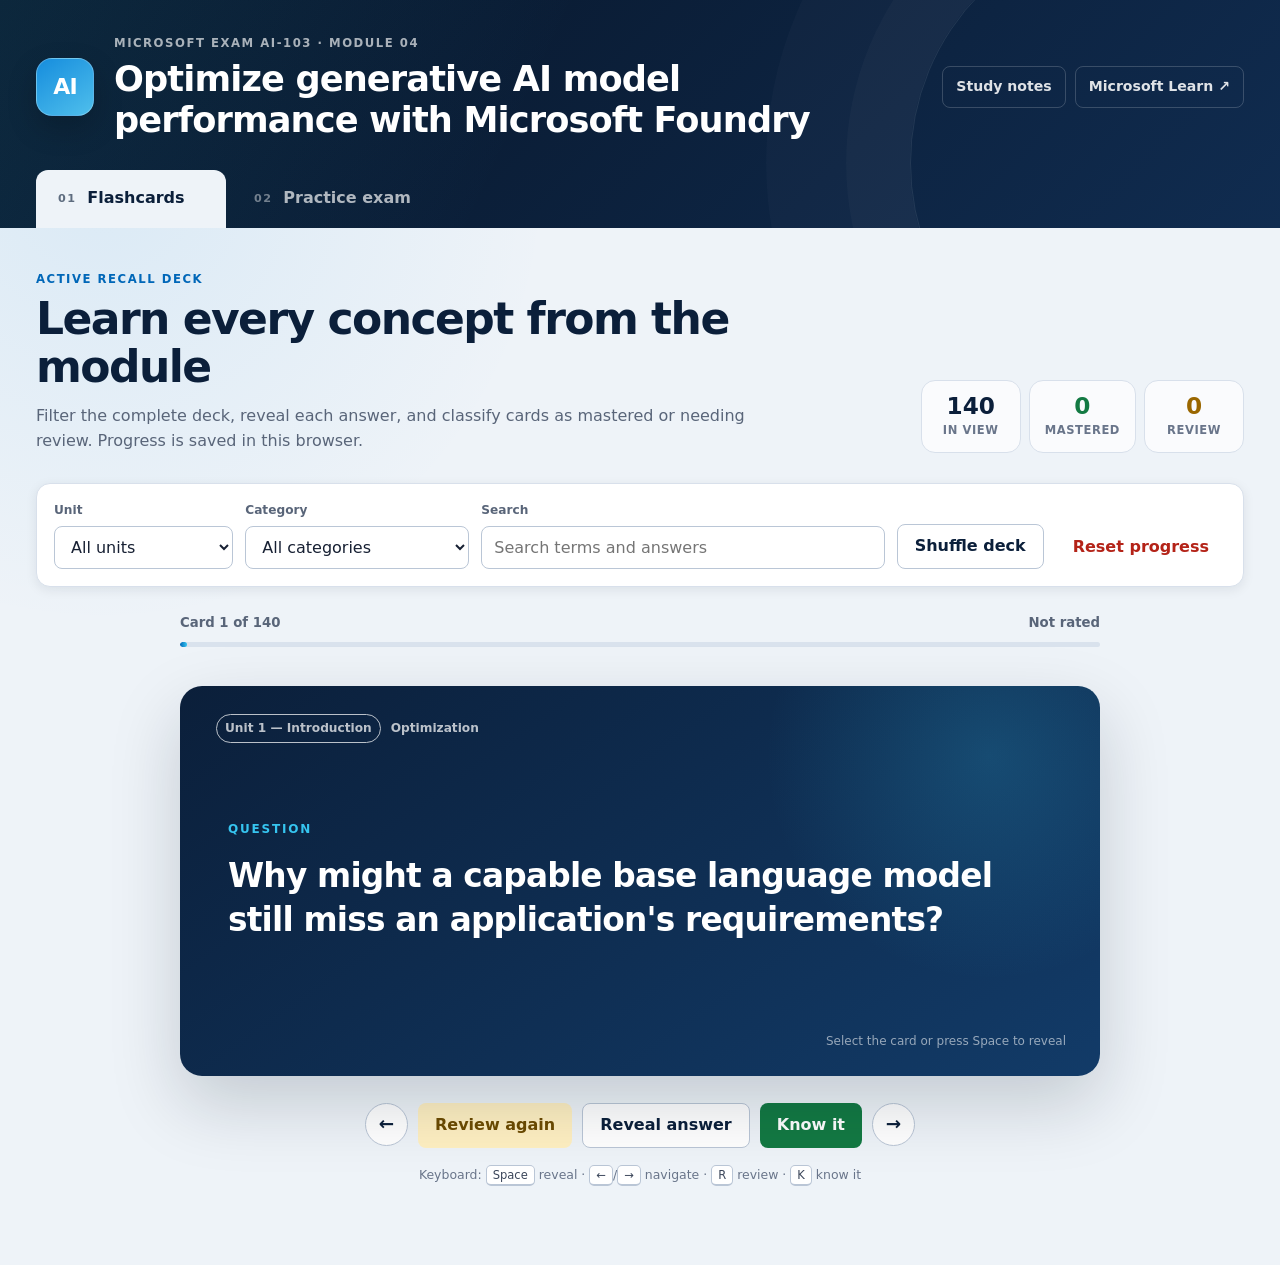
<file: Develop generative AI apps in Azure/Module 4/index.html>
<!doctype html>
<html lang="en">
<head>
  <meta charset="utf-8">
  <meta name="viewport" content="width=device-width, initial-scale=1">
  <meta name="description" content="Study notes, flashcards, and an exam-style practice assessment for optimizing generative AI model performance with Microsoft Foundry.">
  <title>AI-103 Module 4 Study Lab</title>
  <link rel="stylesheet" href="styles.css">
</head>
<body>
  <a class="skip-link" href="#main-content">Skip to study content</a>

  <header class="site-header">
    <div class="header-inner">
      <div class="brand-block">
        <span class="brand-mark" aria-hidden="true">AI</span>
        <div>
          <p class="eyebrow">Microsoft Exam AI-103 · Module 04</p>
          <h1>Optimize generative AI model performance with Microsoft Foundry</h1>
        </div>
      </div>

      <div class="header-links">
        <a href="README.md">Study notes</a>
        <a href="https://learn.microsoft.com/en-us/training/modules/optimize-generative-ai-model-performance/" target="_blank" rel="noreferrer">Microsoft Learn <span aria-hidden="true">↗</span></a>
      </div>
    </div>

    <nav class="tabs" aria-label="Study modes" role="tablist">
      <button
        class="tab-button is-active"
        id="flashcards-tab"
        type="button"
        role="tab"
        aria-selected="true"
        aria-controls="flashcards-panel"
        data-tab="flashcards"
      >
        <span class="tab-number">01</span>
        Flashcards
      </button>
      <button
        class="tab-button"
        id="exam-tab"
        type="button"
        role="tab"
        aria-selected="false"
        aria-controls="exam-panel"
        data-tab="exam"
      >
        <span class="tab-number">02</span>
        Practice exam
      </button>
    </nav>
  </header>

  <main id="main-content">
    <section
      class="tab-panel"
      id="flashcards-panel"
      role="tabpanel"
      aria-labelledby="flashcards-tab"
      data-panel="flashcards"
    >
      <div class="section-heading">
        <div>
          <p class="eyebrow accent">Active recall deck</p>
          <h2>Learn every concept from the module</h2>
          <p class="section-description">
            Filter the complete deck, reveal each answer, and classify cards as mastered or needing review.
            Progress is saved in this browser.
          </p>
        </div>
        <div class="stat-row" aria-label="Flashcard statistics">
          <div class="stat">
            <span class="stat-value" id="card-total">0</span>
            <span class="stat-label">in view</span>
          </div>
          <div class="stat success">
            <span class="stat-value" id="card-mastered">0</span>
            <span class="stat-label">mastered</span>
          </div>
          <div class="stat warning">
            <span class="stat-value" id="card-review">0</span>
            <span class="stat-label">review</span>
          </div>
        </div>
      </div>

      <div class="filter-bar" aria-label="Flashcard filters">
        <label>
          <span>Unit</span>
          <select id="card-unit-filter">
            <option value="all">All units</option>
          </select>
        </label>
        <label>
          <span>Category</span>
          <select id="card-category-filter">
            <option value="all">All categories</option>
          </select>
        </label>
        <label class="search-field">
          <span>Search</span>
          <input id="card-search" type="search" placeholder="Search terms and answers">
        </label>
        <button class="button secondary" id="shuffle-cards" type="button">Shuffle deck</button>
        <button class="button ghost danger-text" id="reset-cards" type="button">Reset progress</button>
      </div>

      <div class="deck-progress">
        <div class="progress-meta">
          <span id="card-position">Card 0 of 0</span>
          <span id="card-status-label">Not rated</span>
        </div>
        <div class="progress-track" aria-hidden="true">
          <span id="card-progress-fill"></span>
        </div>
      </div>

      <div class="flashcard-stage" id="flashcard-stage">
        <button
          class="flashcard"
          id="flashcard"
          type="button"
          aria-label="Reveal flashcard answer"
          aria-pressed="false"
        >
          <span class="flashcard-inner">
            <span class="flashcard-face flashcard-front">
              <span class="card-meta">
                <span class="unit-chip" id="card-front-unit">Unit</span>
                <span id="card-front-category">Category</span>
              </span>
              <span class="card-kicker">Question</span>
              <span class="card-copy" id="card-front-text"></span>
              <span class="flip-hint">Select the card or press Space to reveal</span>
            </span>
            <span class="flashcard-face flashcard-back">
              <span class="card-meta">
                <span class="unit-chip" id="card-back-unit">Unit</span>
                <span id="card-back-category">Category</span>
              </span>
              <span class="card-kicker">Answer</span>
              <span class="card-copy answer-copy" id="card-back-text"></span>
              <span class="flip-hint">Select the card or press Space to show the question</span>
            </span>
          </span>
        </button>

        <div class="empty-state hidden" id="card-empty-state">
          <h3>No cards match these filters</h3>
          <p>Change the unit, category, or search text to restore the deck.</p>
        </div>
      </div>

      <div class="card-actions">
        <button class="icon-button" id="previous-card" type="button" aria-label="Previous flashcard">←</button>
        <button class="button review-button" id="review-card" type="button">Review again</button>
        <button class="button secondary" id="flip-card" type="button">Reveal answer</button>
        <button class="button success-button" id="master-card" type="button">Know it</button>
        <button class="icon-button" id="next-card" type="button" aria-label="Next flashcard">→</button>
      </div>

      <p class="keyboard-help">
        Keyboard: <kbd>Space</kbd> reveal · <kbd>←</kbd>/<kbd>→</kbd> navigate ·
        <kbd>R</kbd> review · <kbd>K</kbd> know it
      </p>
      <p class="live-region" id="card-announcement" aria-live="polite"></p>
    </section>

    <section
      class="tab-panel hidden"
      id="exam-panel"
      role="tabpanel"
      aria-labelledby="exam-tab"
      data-panel="exam"
    >
      <div class="exam-intro" id="exam-intro">
        <div class="intro-copy">
          <p class="eyebrow accent">Exam-style assessment</p>
          <h2>Module 4 practice exam</h2>
          <p class="lead">
            A comprehensive, original assessment covering all eight units. It mirrors important Microsoft
            certification interactions while remaining focused only on this module.
          </p>

          <div class="exam-facts">
            <div>
              <strong id="intro-question-count">50</strong>
              <span>questions</span>
            </div>
            <div>
              <strong>120</strong>
              <span>minutes</span>
            </div>
            <div>
              <strong id="intro-section-count">3</strong>
              <span>sections</span>
            </div>
            <div>
              <strong>700</strong>
              <span>official scaled pass score*</span>
            </div>
          </div>

          <div class="notice">
            <strong>Important:</strong> This is a Module 4 study simulation with original questions—not an
            official Microsoft exam or leaked exam content. AI-103 covers substantially more material.
            Microsoft does not publish a fixed question count or guarantee specific item types. This static
            page does not simulate a live Azure lab.
          </div>
          <p class="source-note">
            *Microsoft uses scaled scoring, so 700 does not mean 70%. Format references:
            <a href="https://learn.microsoft.com/en-us/credentials/certifications/azure-ai-apps-and-agents-developer-associate/" target="_blank" rel="noreferrer">AI-103 exam page</a>,
            <a href="https://learn.microsoft.com/en-us/credentials/support/exam-duration-exam-experience" target="_blank" rel="noreferrer">exam experience</a>, and
            <a href="https://aka.ms/examdemo" target="_blank" rel="noreferrer">exam sandbox</a>.
          </p>
        </div>

        <aside class="instructions-card">
          <h3>Simulation rules</h3>
          <ul>
            <li>The 120-minute timer continues until submission.</li>
            <li>Questions include single choice, choose-N, yes/no groups, matching, and build-list ordering.</li>
            <li>You can navigate and mark items for review inside the current section.</li>
            <li>A section review appears before you continue.</li>
            <li>After leaving a section, you cannot return to it.</li>
            <li>Multi-part items award credit per correctly answered component.</li>
            <li>There is no penalty for guessing.</li>
          </ul>
          <label class="agreement">
            <input id="exam-agreement" type="checkbox">
            <span>I understand this is a module-only practice simulation.</span>
          </label>
          <button class="button primary wide" id="start-exam" type="button" disabled>Start assessment</button>
          <button class="button secondary wide hidden" id="continue-exam" type="button">Continue saved attempt</button>
          <button class="text-button hidden" id="discard-exam" type="button">Discard saved attempt</button>
        </aside>
      </div>

      <div class="exam-shell hidden" id="exam-shell">
        <header class="exam-toolbar">
          <div>
            <p class="eyebrow">AI-103 · Module 4 simulation</p>
            <strong id="exam-section-title">Section</strong>
          </div>
          <div class="exam-toolbar-stats">
            <span><b id="exam-answered-count">0</b> answered</span>
            <span><b id="exam-flagged-count">0</b> marked</span>
            <span class="timer" id="exam-timer" aria-label="Time remaining">02:00:00</span>
          </div>
        </header>

        <div class="exam-layout">
          <aside class="exam-sidebar">
            <div class="sidebar-heading">
              <span>Questions</span>
              <span id="exam-question-position">1 of 50</span>
            </div>
            <div class="question-legend" aria-label="Question status legend">
              <span><i class="legend-dot answered"></i>Answered</span>
              <span><i class="legend-dot marked"></i>Review</span>
            </div>
            <div class="question-grid" id="question-grid" aria-label="Question navigation"></div>
            <div class="sidebar-links">
              <a href="https://learn.microsoft.com/" target="_blank" rel="noreferrer">Open Microsoft Learn ↗</a>
              <button class="text-button" id="show-exam-help" type="button">Exam help</button>
            </div>
          </aside>

          <section class="question-workspace" aria-live="polite">
            <div class="case-study-panel hidden" id="case-study-panel">
              <div class="case-study-heading">
                <div>
                  <span class="question-type-label">Case study</span>
                  <h3 id="case-study-title"></h3>
                </div>
                <button class="text-button" id="toggle-case-study" type="button" aria-expanded="true">Hide scenario</button>
              </div>
              <div class="case-study-content" id="case-study-content"></div>
            </div>

            <article class="question-card" id="question-card">
              <div class="question-header">
                <div>
                  <span class="question-type-label" id="question-type">Single choice</span>
                  <span class="question-domain" id="question-domain"></span>
                </div>
                <button class="mark-button" id="mark-question" type="button" aria-pressed="false">
                  <span aria-hidden="true">⚑</span> Mark for review
                </button>
              </div>

              <p class="question-instruction" id="question-instruction"></p>
              <h2 class="question-prompt" id="question-prompt"></h2>
              <div class="answer-area" id="answer-area"></div>

              <details class="question-notes">
                <summary>Personal note for this question</summary>
                <label class="sr-only" for="question-note">Personal note</label>
                <textarea id="question-note" rows="3" placeholder="Record what you want to revisit."></textarea>
              </details>
            </article>

            <section class="section-review hidden" id="section-review">
              <p class="eyebrow accent">Section review</p>
              <h2 id="review-section-title">Review this section</h2>
              <p id="review-section-summary"></p>
              <div class="review-filter-row">
                <button class="button secondary" id="review-unanswered" type="button">Review unanswered</button>
                <button class="button secondary" id="review-marked" type="button">Review marked</button>
              </div>
              <div class="review-list" id="section-review-list"></div>
              <div class="notice warning-notice">
                Once you finish this section, its questions are locked and cannot be revisited.
              </div>
              <button class="button primary" id="finish-section" type="button">Finish section and continue</button>
            </section>

            <footer class="question-actions" id="question-actions">
              <button class="button secondary" id="previous-question" type="button">Previous</button>
              <button class="text-button danger-text" id="clear-answer" type="button">Clear answer</button>
              <button class="button primary" id="next-question" type="button">Next</button>
            </footer>
          </section>
        </div>
      </div>

      <section class="results hidden" id="exam-results">
        <div class="result-hero">
          <p class="eyebrow accent">Assessment complete</p>
          <h2 id="result-heading">Your results</h2>
          <p id="result-summary"></p>
          <div class="score-ring" id="score-ring" aria-label="Raw score percentage">
            <span id="score-percent">0%</span>
            <small>raw score</small>
          </div>
          <p class="score-disclaimer">
            Microsoft reports a scaled score from 1–1,000 and requires 700 to pass. A raw percentage cannot
            be converted directly to that scaled score; this page reports study performance only.
          </p>
        </div>

        <div class="result-grid">
          <section class="result-card">
            <h3>Performance by unit</h3>
            <div id="unit-results"></div>
          </section>
          <section class="result-card">
            <h3>Attempt summary</h3>
            <dl class="summary-list">
              <div><dt>Points earned</dt><dd id="points-earned">0 / 0</dd></div>
              <div><dt>Questions fully correct</dt><dd id="questions-correct">0 / 0</dd></div>
              <div><dt>Questions marked</dt><dd id="result-marked">0</dd></div>
              <div><dt>Time used</dt><dd id="time-used">00:00</dd></div>
            </dl>
          </section>
        </div>

        <section class="answer-review">
          <div class="answer-review-heading">
            <div>
              <h3>Answer review</h3>
              <p>Unlike the live certification score report, this study simulation shows explanations.</p>
            </div>
            <select id="result-filter" aria-label="Filter answer review">
              <option value="all">All questions</option>
              <option value="incorrect">Incorrect or partial</option>
              <option value="correct">Fully correct</option>
              <option value="marked">Marked for review</option>
            </select>
          </div>
          <div id="answer-review-list"></div>
        </section>

        <div class="result-actions">
          <button class="button primary" id="retake-exam" type="button">Start a new attempt</button>
          <button class="button secondary" id="return-flashcards" type="button">Review flashcards</button>
        </div>
      </section>
    </section>
  </main>

  <dialog id="help-dialog">
    <form method="dialog">
      <div class="dialog-heading">
        <h2>Assessment help</h2>
        <button class="icon-button" value="close" aria-label="Close help">×</button>
      </div>
      <ul>
        <li>Use the numbered grid to revisit a question in the current section.</li>
        <li>A filled number is answered; a gold corner indicates it is marked for review.</li>
        <li>Choose-N items require the stated number of selections.</li>
        <li>Matching and yes/no items can award partial credit by row.</li>
        <li>Use the section-review screen before locking a section.</li>
        <li>The timer continues if you open Microsoft Learn in another tab.</li>
      </ul>
      <p>
        Microsoft may use formats such as active screen, build list, drag-and-drop, hot area, case studies,
        multiple choice, and labs. This static simulation implements the formats that work accessibly without
        a live Azure environment.
      </p>
      <button class="button primary" value="close">Close</button>
    </form>
  </dialog>

  <noscript>
    <div class="noscript">This study page requires JavaScript for flashcards, scoring, and navigation.</div>
  </noscript>

  <script src="flashcards.js"></script>
  <script src="questions.js"></script>
  <script src="app.js"></script>
</body>
</html>
</file>
<file: Develop generative AI apps in Azure/Module 1/styles.css>
:root {
  color-scheme: light;
  --navy-950: #071426;
  --navy-900: #0b1f3a;
  --navy-800: #102c50;
  --azure-700: #0067b8;
  --azure-600: #0078d4;
  --azure-500: #168ddd;
  --azure-100: #dceeff;
  --azure-50: #eff8ff;
  --cyan-400: #36c5f0;
  --green-700: #137a43;
  --green-100: #dff5e8;
  --gold-700: #9a6700;
  --gold-100: #fff0c2;
  --red-700: #b42318;
  --red-100: #fee4e2;
  --ink-900: #172033;
  --ink-700: #3b465a;
  --ink-600: #596579;
  --ink-500: #69758a;
  --line: #d8e0eb;
  --line-strong: #bac6d6;
  --surface: #ffffff;
  --surface-alt: #f6f8fb;
  --canvas: #eef3f8;
  --shadow-sm: 0 3px 12px rgba(7, 20, 38, 0.08);
  --shadow-md: 0 14px 40px rgba(7, 20, 38, 0.13);
  --shadow-lg: 0 28px 70px rgba(7, 20, 38, 0.18);
  --radius-sm: 8px;
  --radius: 14px;
  --radius-lg: 22px;
  --content-width: 1380px;
}

* {
  box-sizing: border-box;
}

html {
  scroll-behavior: smooth;
}

body {
  margin: 0;
  min-width: 320px;
  background:
    radial-gradient(circle at 8% 14%, rgba(22, 141, 221, 0.09), transparent 28rem),
    var(--canvas);
  color: var(--ink-900);
  font-family: "Segoe UI Variable", "Segoe UI", system-ui, -apple-system, BlinkMacSystemFont, sans-serif;
  line-height: 1.55;
}

button,
input,
select,
textarea {
  color: inherit;
  font: inherit;
}

button,
select,
input[type="checkbox"],
input[type="radio"] {
  cursor: pointer;
}

button:disabled {
  cursor: not-allowed;
  opacity: 0.48;
}

a {
  color: var(--azure-700);
}

:focus-visible {
  outline: 3px solid var(--cyan-400);
  outline-offset: 3px;
}

.hidden {
  display: none !important;
}

.sr-only {
  position: absolute;
  width: 1px;
  height: 1px;
  padding: 0;
  margin: -1px;
  overflow: hidden;
  clip: rect(0, 0, 0, 0);
  white-space: nowrap;
  border: 0;
}

.skip-link {
  position: fixed;
  z-index: 1000;
  top: 12px;
  left: 12px;
  padding: 10px 14px;
  border-radius: var(--radius-sm);
  background: white;
  color: var(--navy-900);
  font-weight: 700;
  transform: translateY(-160%);
}

.skip-link:focus {
  transform: translateY(0);
}

.site-header {
  position: relative;
  overflow: hidden;
  background:
    linear-gradient(115deg, rgba(54, 197, 240, 0.11), transparent 42%),
    linear-gradient(135deg, var(--navy-950), var(--navy-800));
  color: white;
}

.site-header::after {
  position: absolute;
  right: -7rem;
  bottom: -11rem;
  width: 30rem;
  height: 30rem;
  border: 1px solid rgba(255, 255, 255, 0.09);
  border-radius: 50%;
  box-shadow:
    0 0 0 4rem rgba(255, 255, 255, 0.025),
    0 0 0 9rem rgba(255, 255, 255, 0.018);
  content: "";
  pointer-events: none;
}

.header-inner {
  position: relative;
  z-index: 1;
  display: flex;
  max-width: var(--content-width);
  min-height: 150px;
  align-items: center;
  justify-content: space-between;
  gap: 32px;
  margin: 0 auto;
  padding: 34px 36px 30px;
}

.brand-block {
  display: flex;
  align-items: center;
  gap: 20px;
}

.brand-mark {
  display: grid;
  width: 58px;
  height: 58px;
  flex: 0 0 auto;
  place-items: center;
  border: 1px solid rgba(255, 255, 255, 0.24);
  border-radius: 16px;
  background: linear-gradient(145deg, var(--azure-500), #4fbfec);
  box-shadow: 0 12px 30px rgba(0, 0, 0, 0.2);
  font-size: 22px;
  font-weight: 800;
  letter-spacing: -0.04em;
}

.eyebrow {
  margin: 0 0 7px;
  color: rgba(255, 255, 255, 0.65);
  font-size: 0.73rem;
  font-weight: 800;
  letter-spacing: 0.13em;
  text-transform: uppercase;
}

.eyebrow.accent {
  color: var(--azure-700);
}

.site-header h1 {
  max-width: 780px;
  margin: 0;
  font-size: clamp(1.45rem, 3vw, 2.2rem);
  font-weight: 620;
  letter-spacing: -0.025em;
  line-height: 1.15;
}

.header-links {
  display: flex;
  flex: 0 0 auto;
  gap: 9px;
}

.header-links a {
  padding: 9px 13px;
  border: 1px solid rgba(255, 255, 255, 0.18);
  border-radius: var(--radius-sm);
  color: rgba(255, 255, 255, 0.87);
  font-size: 0.88rem;
  font-weight: 600;
  text-decoration: none;
}

.header-links a:hover {
  border-color: rgba(255, 255, 255, 0.42);
  background: rgba(255, 255, 255, 0.08);
  color: white;
}

.tabs {
  position: relative;
  z-index: 2;
  display: flex;
  max-width: var(--content-width);
  gap: 6px;
  margin: 0 auto;
  padding: 0 36px;
}

.tab-button {
  position: relative;
  display: flex;
  min-width: 190px;
  align-items: center;
  gap: 11px;
  padding: 16px 22px 17px;
  border: 0;
  border-radius: 12px 12px 0 0;
  background: transparent;
  color: rgba(255, 255, 255, 0.68);
  font-weight: 700;
}

.tab-button:hover {
  color: white;
}

.tab-button.is-active {
  background: var(--canvas);
  color: var(--navy-900);
}

.tab-number {
  color: currentColor;
  font-size: 0.7rem;
  letter-spacing: 0.12em;
  opacity: 0.63;
}

main {
  max-width: var(--content-width);
  margin: 0 auto;
  padding: 42px 36px 80px;
}

.section-heading {
  display: flex;
  align-items: end;
  justify-content: space-between;
  gap: 40px;
  margin-bottom: 30px;
}

.section-heading h2,
.exam-intro h2,
.results h2 {
  margin: 0;
  color: var(--navy-900);
  font-size: clamp(1.8rem, 4vw, 2.75rem);
  letter-spacing: -0.035em;
  line-height: 1.1;
}

.section-description {
  max-width: 760px;
  margin: 12px 0 0;
  color: var(--ink-600);
  font-size: 1rem;
}

.stat-row {
  display: flex;
  gap: 8px;
}

.stat {
  min-width: 100px;
  padding: 12px 15px;
  border: 1px solid var(--line);
  border-radius: var(--radius);
  background: rgba(255, 255, 255, 0.72);
  text-align: center;
}

.stat-value {
  display: block;
  color: var(--navy-900);
  font-size: 1.45rem;
  font-weight: 750;
  line-height: 1.1;
}

.stat-label {
  display: block;
  margin-top: 4px;
  color: var(--ink-500);
  font-size: 0.72rem;
  font-weight: 700;
  letter-spacing: 0.05em;
  text-transform: uppercase;
}

.stat.success .stat-value {
  color: var(--green-700);
}

.stat.warning .stat-value {
  color: var(--gold-700);
}

.filter-bar {
  display: grid;
  grid-template-columns: minmax(150px, 0.8fr) minmax(170px, 1fr) minmax(230px, 1.8fr) auto auto;
  align-items: end;
  gap: 12px;
  padding: 17px;
  border: 1px solid var(--line);
  border-radius: var(--radius);
  background: var(--surface);
  box-shadow: var(--shadow-sm);
}

.filter-bar label {
  display: grid;
  gap: 6px;
}

.filter-bar label > span {
  color: var(--ink-600);
  font-size: 0.76rem;
  font-weight: 700;
}

select,
input[type="search"],
textarea {
  width: 100%;
  border: 1px solid var(--line-strong);
  border-radius: var(--radius-sm);
  background: white;
}

select,
input[type="search"] {
  height: 43px;
  padding: 0 12px;
}

textarea {
  padding: 10px 12px;
  resize: vertical;
}

select:hover,
input[type="search"]:hover,
textarea:hover {
  border-color: var(--azure-500);
}

.button,
.icon-button,
.text-button,
.mark-button {
  border: 0;
  font-weight: 700;
}

.button {
  min-height: 43px;
  padding: 9px 17px;
  border-radius: var(--radius-sm);
}

.button.primary {
  background: var(--azure-700);
  color: white;
  box-shadow: 0 5px 13px rgba(0, 103, 184, 0.2);
}

.button.primary:hover:not(:disabled) {
  background: #005a9e;
}

.button.secondary {
  border: 1px solid var(--line-strong);
  background: white;
  color: var(--navy-900);
}

.button.secondary:hover:not(:disabled) {
  border-color: var(--azure-600);
  background: var(--azure-50);
}

.button.ghost {
  background: transparent;
}

.button.wide {
  width: 100%;
}

.success-button {
  background: var(--green-700);
  color: white;
}

.success-button:hover:not(:disabled) {
  background: #0e6536;
}

.review-button {
  background: var(--gold-100);
  color: #6d4b00;
}

.review-button:hover:not(:disabled) {
  background: #ffe69a;
}

.text-button {
  padding: 6px;
  background: transparent;
  color: var(--azure-700);
  text-decoration: underline;
  text-underline-offset: 3px;
}

.danger-text {
  color: var(--red-700) !important;
}

.icon-button {
  display: inline-grid;
  width: 43px;
  height: 43px;
  flex: 0 0 auto;
  place-items: center;
  border: 1px solid var(--line-strong);
  border-radius: 50%;
  background: white;
  color: var(--navy-900);
  font-size: 1.15rem;
}

.icon-button:hover:not(:disabled) {
  border-color: var(--azure-600);
  background: var(--azure-50);
}

.deck-progress {
  max-width: 920px;
  margin: 26px auto 14px;
}

.progress-meta {
  display: flex;
  justify-content: space-between;
  margin-bottom: 8px;
  color: var(--ink-600);
  font-size: 0.83rem;
  font-weight: 650;
}

.progress-track {
  height: 5px;
  overflow: hidden;
  border-radius: 20px;
  background: #d9e2ed;
}

.progress-track span {
  display: block;
  width: 0;
  height: 100%;
  border-radius: inherit;
  background: linear-gradient(90deg, var(--azure-700), var(--cyan-400));
  transition: width 240ms ease;
}

.flashcard-stage {
  display: grid;
  min-height: 440px;
  place-items: center;
  perspective: 1400px;
}

.flashcard {
  width: min(920px, 100%);
  height: 390px;
  padding: 0;
  border: 0;
  border-radius: var(--radius-lg);
  background: transparent;
  color: inherit;
  text-align: left;
}

.flashcard-inner {
  position: relative;
  display: block;
  width: 100%;
  height: 100%;
  transition: transform 540ms cubic-bezier(0.2, 0.75, 0.2, 1);
  transform-style: preserve-3d;
}

.flashcard.is-flipped .flashcard-inner {
  transform: rotateY(180deg);
}

.flashcard-face {
  position: absolute;
  inset: 0;
  display: flex;
  flex-direction: column;
  justify-content: center;
  overflow: auto;
  padding: 38px 48px;
  border-radius: var(--radius-lg);
  backface-visibility: hidden;
  box-shadow: var(--shadow-lg);
}

.flashcard-front {
  background:
    radial-gradient(circle at 88% 18%, rgba(54, 197, 240, 0.18), transparent 14rem),
    linear-gradient(145deg, var(--navy-900), #123b68);
  color: white;
}

.flashcard-back {
  border: 1px solid var(--line);
  background:
    linear-gradient(90deg, var(--azure-600) 0 7px, transparent 7px),
    var(--surface);
  color: var(--ink-900);
  transform: rotateY(180deg);
}

.card-meta {
  position: absolute;
  top: 28px;
  left: 36px;
  display: flex;
  align-items: center;
  gap: 10px;
  color: inherit;
  font-size: 0.76rem;
  font-weight: 700;
  opacity: 0.72;
}

.unit-chip {
  padding: 4px 8px;
  border: 1px solid currentColor;
  border-radius: 30px;
}

.card-kicker {
  margin-bottom: 17px;
  color: var(--cyan-400);
  font-size: 0.75rem;
  font-weight: 800;
  letter-spacing: 0.15em;
  text-transform: uppercase;
}

.flashcard-back .card-kicker {
  color: var(--azure-700);
}

.card-copy {
  display: block;
  max-width: 790px;
  font-size: clamp(1.45rem, 3vw, 2.05rem);
  font-weight: 620;
  letter-spacing: -0.025em;
  line-height: 1.32;
  white-space: pre-line;
}

.answer-copy {
  font-size: clamp(1.08rem, 2vw, 1.35rem);
  font-weight: 490;
  letter-spacing: -0.01em;
  line-height: 1.55;
}

.flip-hint {
  position: absolute;
  right: 34px;
  bottom: 25px;
  color: inherit;
  font-size: 0.75rem;
  opacity: 0.56;
}

.card-actions {
  display: flex;
  justify-content: center;
  gap: 10px;
  margin-top: 2px;
}

.keyboard-help {
  margin: 17px 0 0;
  color: var(--ink-500);
  font-size: 0.78rem;
  text-align: center;
}

kbd {
  padding: 2px 6px;
  border: 1px solid var(--line-strong);
  border-bottom-width: 2px;
  border-radius: 5px;
  background: white;
  color: var(--ink-700);
  font-family: inherit;
  font-size: 0.72rem;
}

.live-region {
  height: 1px;
  overflow: hidden;
  margin: 0;
}

.empty-state {
  padding: 50px;
  text-align: center;
}

.empty-state h3 {
  margin: 0 0 7px;
}

.empty-state p {
  margin: 0;
  color: var(--ink-600);
}

/* Exam introduction */

.exam-intro {
  display: grid;
  grid-template-columns: minmax(0, 1.55fr) minmax(310px, 0.75fr);
  gap: 46px;
  align-items: start;
  padding-top: 12px;
}

.intro-copy .lead {
  max-width: 760px;
  margin: 18px 0 0;
  color: var(--ink-600);
  font-size: 1.08rem;
}

.exam-facts {
  display: grid;
  grid-template-columns: repeat(4, 1fr);
  gap: 10px;
  margin: 33px 0 24px;
}

.exam-facts div {
  padding: 17px;
  border: 1px solid var(--line);
  border-radius: var(--radius);
  background: rgba(255, 255, 255, 0.76);
}

.exam-facts strong,
.exam-facts span {
  display: block;
}

.exam-facts strong {
  color: var(--navy-900);
  font-size: 1.7rem;
  line-height: 1.15;
}

.exam-facts span {
  margin-top: 5px;
  color: var(--ink-500);
  font-size: 0.75rem;
  font-weight: 650;
}

.notice {
  padding: 15px 17px;
  border-left: 4px solid var(--azure-600);
  border-radius: 0 var(--radius-sm) var(--radius-sm) 0;
  background: var(--azure-50);
  color: var(--ink-700);
  font-size: 0.9rem;
}

.source-note {
  margin: 11px 0 0;
  color: var(--ink-500);
  font-size: 0.76rem;
}

.warning-notice {
  border-color: var(--gold-700);
  background: #fff9e8;
}

.instructions-card {
  padding: 26px;
  border: 1px solid var(--line);
  border-radius: var(--radius-lg);
  background: var(--surface);
  box-shadow: var(--shadow-md);
}

.instructions-card h3 {
  margin: 0 0 15px;
  font-size: 1.2rem;
}

.instructions-card ul {
  display: grid;
  gap: 8px;
  margin: 0;
  padding-left: 20px;
  color: var(--ink-600);
  font-size: 0.9rem;
}

.agreement {
  display: flex;
  align-items: flex-start;
  gap: 10px;
  margin: 23px 0 16px;
  padding-top: 18px;
  border-top: 1px solid var(--line);
  font-size: 0.88rem;
  font-weight: 650;
}

.agreement input {
  width: 18px;
  height: 18px;
  flex: 0 0 auto;
  margin-top: 2px;
  accent-color: var(--azure-700);
}

.instructions-card .wide + .wide,
.instructions-card .wide + .text-button {
  margin-top: 9px;
}

/* Exam workspace */

.exam-shell {
  overflow: hidden;
  border: 1px solid var(--line);
  border-radius: var(--radius);
  background: var(--surface);
  box-shadow: var(--shadow-md);
}

.exam-toolbar {
  display: flex;
  min-height: 77px;
  align-items: center;
  justify-content: space-between;
  gap: 30px;
  padding: 13px 22px;
  background: var(--navy-900);
  color: white;
}

.exam-toolbar .eyebrow {
  margin-bottom: 3px;
  font-size: 0.66rem;
}

.exam-toolbar-stats {
  display: flex;
  align-items: center;
  gap: 20px;
  color: rgba(255, 255, 255, 0.7);
  font-size: 0.8rem;
}

.exam-toolbar-stats b {
  color: white;
}

.timer {
  min-width: 94px;
  padding: 8px 11px;
  border: 1px solid rgba(255, 255, 255, 0.17);
  border-radius: var(--radius-sm);
  background: rgba(255, 255, 255, 0.08);
  color: white;
  font-size: 1rem;
  font-variant-numeric: tabular-nums;
  font-weight: 700;
  text-align: center;
}

.timer.is-low {
  border-color: #ffb3ad;
  background: rgba(180, 35, 24, 0.3);
}

.exam-layout {
  display: grid;
  grid-template-columns: 238px minmax(0, 1fr);
  min-height: 690px;
}

.exam-sidebar {
  display: flex;
  flex-direction: column;
  padding: 20px 17px;
  border-right: 1px solid var(--line);
  background: var(--surface-alt);
}

.sidebar-heading {
  display: flex;
  justify-content: space-between;
  color: var(--ink-700);
  font-size: 0.79rem;
  font-weight: 750;
}

.question-legend {
  display: flex;
  gap: 11px;
  margin: 12px 0 16px;
  color: var(--ink-500);
  font-size: 0.67rem;
}

.question-legend span {
  display: flex;
  align-items: center;
  gap: 5px;
}

.legend-dot {
  width: 8px;
  height: 8px;
  border-radius: 50%;
  background: white;
  box-shadow: 0 0 0 1px var(--line-strong);
}

.legend-dot.answered {
  background: var(--azure-600);
  box-shadow: none;
}

.legend-dot.marked {
  background: var(--gold-100);
  box-shadow: 0 0 0 1px var(--gold-700);
}

.question-grid {
  display: grid;
  grid-template-columns: repeat(5, 1fr);
  gap: 6px;
}

.question-nav-button {
  position: relative;
  display: grid;
  aspect-ratio: 1;
  place-items: center;
  border: 1px solid var(--line);
  border-radius: 7px;
  background: white;
  color: var(--ink-700);
  font-size: 0.73rem;
  font-weight: 700;
}

.question-nav-button:hover {
  border-color: var(--azure-600);
}

.question-nav-button.is-current {
  border-color: var(--navy-900);
  box-shadow: inset 0 0 0 1px var(--navy-900);
}

.question-nav-button.is-answered {
  border-color: var(--azure-600);
  background: var(--azure-600);
  color: white;
}

.question-nav-button.is-marked::after {
  position: absolute;
  top: -2px;
  right: -2px;
  width: 10px;
  height: 10px;
  border: 2px solid var(--surface-alt);
  border-radius: 50%;
  background: #e3a008;
  content: "";
}

.sidebar-links {
  display: grid;
  gap: 7px;
  margin-top: auto;
  padding-top: 24px;
}

.sidebar-links a,
.sidebar-links button {
  font-size: 0.76rem;
  text-align: left;
}

.question-workspace {
  display: flex;
  min-width: 0;
  flex-direction: column;
  background: white;
}

.case-study-panel {
  border-bottom: 1px solid var(--line);
  background: #f2f8fd;
}

.case-study-heading {
  display: flex;
  align-items: center;
  justify-content: space-between;
  gap: 20px;
  padding: 15px 26px;
  border-bottom: 1px solid #d5e8f8;
}

.case-study-heading h3 {
  margin: 2px 0 0;
  font-size: 1.05rem;
}

.case-study-content {
  max-height: 240px;
  overflow: auto;
  padding: 18px 26px;
  color: var(--ink-700);
  font-size: 0.85rem;
}

.case-study-content h4 {
  margin: 15px 0 5px;
  color: var(--navy-900);
}

.case-study-content h4:first-child {
  margin-top: 0;
}

.case-study-content p,
.case-study-content ul {
  margin-top: 5px;
  margin-bottom: 8px;
}

.question-card {
  width: min(850px, calc(100% - 48px));
  margin: 0 auto;
  padding: 32px 0 28px;
}

.question-header {
  display: flex;
  align-items: center;
  justify-content: space-between;
  gap: 20px;
}

.question-type-label {
  color: var(--azure-700);
  font-size: 0.69rem;
  font-weight: 800;
  letter-spacing: 0.1em;
  text-transform: uppercase;
}

.question-domain {
  margin-left: 9px;
  color: var(--ink-500);
  font-size: 0.72rem;
}

.mark-button {
  padding: 7px 9px;
  border-radius: 6px;
  background: transparent;
  color: var(--ink-600);
  font-size: 0.77rem;
}

.mark-button[aria-pressed="true"] {
  background: var(--gold-100);
  color: #6d4b00;
}

.question-instruction {
  margin: 22px 0 7px;
  color: var(--ink-500);
  font-size: 0.81rem;
  font-weight: 650;
}

.question-prompt {
  margin: 0;
  color: var(--navy-900);
  font-size: clamp(1.18rem, 2.2vw, 1.55rem);
  font-weight: 620;
  letter-spacing: -0.018em;
  line-height: 1.42;
}

.answer-area {
  display: grid;
  gap: 10px;
  margin-top: 25px;
}

.answer-option {
  position: relative;
  display: grid;
  grid-template-columns: 22px 1fr;
  gap: 12px;
  align-items: start;
  padding: 15px 16px;
  border: 1px solid var(--line);
  border-radius: 10px;
  background: white;
}

.answer-option:hover {
  border-color: var(--azure-500);
  background: var(--azure-50);
}

.answer-option.is-selected {
  border-color: var(--azure-700);
  background: #edf7ff;
  box-shadow: inset 3px 0 0 var(--azure-700);
}

.answer-option input {
  width: 18px;
  height: 18px;
  margin: 2px 0 0;
  accent-color: var(--azure-700);
}

.option-letter {
  color: var(--ink-500);
  font-weight: 750;
}

.option-copy {
  display: flex;
  gap: 9px;
}

.matrix-table {
  width: 100%;
  overflow: hidden;
  border: 1px solid var(--line);
  border-collapse: separate;
  border-radius: 10px;
  border-spacing: 0;
}

.matrix-table th,
.matrix-table td {
  padding: 13px 14px;
  border-bottom: 1px solid var(--line);
  text-align: left;
  vertical-align: top;
}

.matrix-table tr:last-child td {
  border-bottom: 0;
}

.matrix-table th {
  background: var(--surface-alt);
  color: var(--ink-600);
  font-size: 0.74rem;
}

.matrix-table th:not(:first-child),
.matrix-table td:not(:first-child) {
  width: 80px;
  text-align: center;
}

.matrix-table input {
  width: 18px;
  height: 18px;
  accent-color: var(--azure-700);
}

.matching-row {
  display: grid;
  grid-template-columns: minmax(0, 1.2fr) minmax(190px, 0.8fr);
  gap: 16px;
  align-items: center;
  padding: 13px 15px;
  border: 1px solid var(--line);
  border-radius: 10px;
}

.matching-row p {
  margin: 0;
}

.matching-row select {
  height: 42px;
}

.order-list {
  display: grid;
  gap: 8px;
  margin: 0;
  padding: 0;
  list-style: none;
}

.order-item {
  display: grid;
  grid-template-columns: 34px minmax(0, 1fr) auto;
  gap: 12px;
  align-items: center;
  padding: 12px 13px;
  border: 1px solid var(--line);
  border-radius: 10px;
  background: var(--surface-alt);
}

.order-number {
  display: grid;
  width: 29px;
  height: 29px;
  place-items: center;
  border-radius: 50%;
  background: var(--navy-900);
  color: white;
  font-size: 0.76rem;
  font-weight: 750;
}

.order-controls {
  display: flex;
  gap: 4px;
}

.order-control {
  display: grid;
  width: 32px;
  height: 32px;
  place-items: center;
  border: 1px solid var(--line-strong);
  border-radius: 6px;
  background: white;
}

.question-notes {
  margin-top: 24px;
  border-top: 1px solid var(--line);
  padding-top: 15px;
}

.question-notes summary {
  color: var(--ink-600);
  cursor: pointer;
  font-size: 0.8rem;
  font-weight: 650;
}

.question-notes textarea {
  margin-top: 9px;
}

.question-actions {
  display: flex;
  align-items: center;
  justify-content: space-between;
  gap: 12px;
  margin-top: auto;
  padding: 17px 24px;
  border-top: 1px solid var(--line);
  background: var(--surface-alt);
}

.question-actions .danger-text {
  margin-right: auto;
}

/* Section review */

.section-review {
  width: min(850px, calc(100% - 48px));
  margin: 0 auto;
  padding: 34px 0 40px;
}

.section-review h2 {
  margin: 0;
  font-size: 1.8rem;
}

.section-review > p:not(.eyebrow) {
  color: var(--ink-600);
}

.review-filter-row {
  display: flex;
  gap: 8px;
  margin: 22px 0 14px;
}

.review-list {
  display: grid;
  grid-template-columns: repeat(auto-fill, minmax(210px, 1fr));
  gap: 8px;
  margin-bottom: 20px;
}

.review-list button {
  padding: 12px;
  border: 1px solid var(--line);
  border-radius: 8px;
  background: white;
  color: var(--ink-700);
  text-align: left;
}

.review-list button:hover {
  border-color: var(--azure-600);
}

.review-list button strong,
.review-list button span {
  display: block;
}

.review-list button span {
  margin-top: 3px;
  color: var(--ink-500);
  font-size: 0.72rem;
}

.section-review .notice {
  margin: 20px 0;
}

/* Results */

.result-hero {
  position: relative;
  padding: 30px 210px 28px 0;
}

.result-hero > p:not(.eyebrow, .score-disclaimer) {
  color: var(--ink-600);
}

.score-ring {
  position: absolute;
  top: 8px;
  right: 24px;
  display: grid;
  width: 150px;
  height: 150px;
  place-content: center;
  border-radius: 50%;
  background:
    radial-gradient(circle closest-side, var(--canvas) 76%, transparent 77% 99%),
    conic-gradient(var(--azure-600) var(--score-angle, 0deg), #d4dee9 0);
  color: var(--navy-900);
  text-align: center;
}

.score-ring span {
  display: block;
  font-size: 2rem;
  font-weight: 780;
  line-height: 1;
}

.score-ring small {
  color: var(--ink-500);
  font-size: 0.68rem;
  font-weight: 700;
  text-transform: uppercase;
}

.score-disclaimer {
  max-width: 780px;
  color: var(--ink-500);
  font-size: 0.78rem;
}

.result-grid {
  display: grid;
  grid-template-columns: 1.4fr 0.8fr;
  gap: 16px;
}

.result-card,
.answer-review {
  padding: 24px;
  border: 1px solid var(--line);
  border-radius: var(--radius);
  background: white;
  box-shadow: var(--shadow-sm);
}

.result-card h3,
.answer-review h3 {
  margin: 0 0 17px;
}

.unit-result {
  display: grid;
  grid-template-columns: minmax(150px, 1fr) 2fr 54px;
  gap: 11px;
  align-items: center;
  margin: 11px 0;
  font-size: 0.8rem;
}

.unit-bar {
  height: 9px;
  overflow: hidden;
  border-radius: 10px;
  background: #e3e9f0;
}

.unit-bar span {
  display: block;
  height: 100%;
  border-radius: inherit;
  background: var(--azure-600);
}

.summary-list {
  margin: 0;
}

.summary-list div {
  display: flex;
  justify-content: space-between;
  gap: 15px;
  padding: 11px 0;
  border-bottom: 1px solid var(--line);
}

.summary-list div:last-child {
  border-bottom: 0;
}

.summary-list dt {
  color: var(--ink-600);
}

.summary-list dd {
  margin: 0;
  color: var(--navy-900);
  font-weight: 750;
}

.answer-review {
  margin-top: 16px;
}

.answer-review-heading {
  display: flex;
  align-items: start;
  justify-content: space-between;
  gap: 20px;
}

.answer-review-heading h3 {
  margin-bottom: 2px;
}

.answer-review-heading p {
  margin: 0;
  color: var(--ink-500);
  font-size: 0.8rem;
}

.answer-review-heading select {
  width: 210px;
}

#answer-review-list {
  display: grid;
  gap: 10px;
  margin-top: 20px;
}

.answer-review-item {
  border: 1px solid var(--line);
  border-left: 5px solid var(--red-700);
  border-radius: 9px;
  background: white;
}

.answer-review-item.is-correct {
  border-left-color: var(--green-700);
}

.answer-review-item summary {
  padding: 15px 17px;
  cursor: pointer;
  font-weight: 650;
}

.answer-review-content {
  padding: 0 17px 17px;
  color: var(--ink-700);
  font-size: 0.88rem;
}

.answer-review-content p {
  margin: 8px 0;
}

.answer-review-content strong {
  color: var(--navy-900);
}

.result-actions {
  display: flex;
  gap: 10px;
  margin-top: 20px;
}

/* Dialog */

dialog {
  width: min(620px, calc(100% - 32px));
  padding: 0;
  border: 0;
  border-radius: var(--radius);
  color: var(--ink-900);
  box-shadow: var(--shadow-lg);
}

dialog::backdrop {
  background: rgba(7, 20, 38, 0.68);
  backdrop-filter: blur(3px);
}

dialog form {
  padding: 25px;
}

.dialog-heading {
  display: flex;
  align-items: center;
  justify-content: space-between;
}

.dialog-heading h2 {
  margin: 0;
}

dialog li {
  margin: 7px 0;
}

dialog p,
dialog li {
  color: var(--ink-600);
  font-size: 0.9rem;
}

.noscript {
  position: fixed;
  z-index: 2000;
  right: 20px;
  bottom: 20px;
  left: 20px;
  padding: 16px;
  border-radius: var(--radius);
  background: var(--red-700);
  color: white;
  text-align: center;
}

@media (max-width: 1000px) {
  .header-inner {
    align-items: flex-start;
    flex-direction: column;
  }

  .section-heading {
    align-items: flex-start;
    flex-direction: column;
  }

  .filter-bar {
    grid-template-columns: 1fr 1fr;
  }

  .search-field {
    grid-column: span 2;
  }

  .exam-intro {
    grid-template-columns: 1fr;
  }

  .instructions-card {
    max-width: 650px;
  }

  .exam-layout {
    grid-template-columns: 190px minmax(0, 1fr);
  }

  .question-grid {
    grid-template-columns: repeat(4, 1fr);
  }
}

@media (max-width: 760px) {
  .header-inner {
    min-height: 0;
    padding: 25px 18px;
  }

  .brand-block {
    align-items: flex-start;
  }

  .brand-mark {
    width: 48px;
    height: 48px;
    border-radius: 13px;
  }

  .header-links {
    flex-wrap: wrap;
  }

  .tabs {
    padding: 0 18px;
  }

  .tab-button {
    min-width: 0;
    flex: 1;
    justify-content: center;
    padding: 14px 10px;
  }

  main {
    padding: 28px 18px 60px;
  }

  .stat-row {
    width: 100%;
  }

  .stat {
    min-width: 0;
    flex: 1;
  }

  .filter-bar {
    grid-template-columns: 1fr;
  }

  .search-field {
    grid-column: auto;
  }

  .flashcard-stage {
    min-height: 430px;
  }

  .flashcard {
    height: 400px;
  }

  .flashcard-face {
    padding: 40px 27px;
  }

  .card-meta {
    top: 21px;
    left: 24px;
  }

  .flip-hint {
    right: 24px;
  }

  .card-actions {
    flex-wrap: wrap;
  }

  .keyboard-help {
    display: none;
  }

  .exam-facts {
    grid-template-columns: 1fr 1fr;
  }

  .exam-toolbar {
    align-items: flex-start;
    flex-direction: column;
    gap: 10px;
  }

  .exam-toolbar-stats {
    width: 100%;
    justify-content: space-between;
    gap: 8px;
  }

  .exam-layout {
    display: block;
  }

  .exam-sidebar {
    border-right: 0;
    border-bottom: 1px solid var(--line);
  }

  .question-grid {
    grid-template-columns: repeat(10, minmax(34px, 1fr));
  }

  .sidebar-links,
  .question-legend {
    display: none;
  }

  .question-card,
  .section-review {
    width: calc(100% - 32px);
  }

  .matching-row {
    grid-template-columns: 1fr;
  }

  .question-actions {
    flex-wrap: wrap;
  }

  .question-actions .danger-text {
    order: 3;
    width: 100%;
    margin: 0;
    text-align: center;
  }

  .result-hero {
    padding-right: 0;
    padding-bottom: 190px;
  }

  .score-ring {
    top: auto;
    right: auto;
    bottom: 22px;
    left: 0;
  }

  .result-grid {
    grid-template-columns: 1fr;
  }

  .answer-review-heading {
    flex-direction: column;
  }

  .answer-review-heading select {
    width: 100%;
  }
}

@media (max-width: 520px) {
  .brand-mark,
  .tab-number {
    display: none;
  }

  .site-header h1 {
    font-size: 1.35rem;
  }

  .header-links a {
    font-size: 0.77rem;
  }

  .stat-row {
    gap: 5px;
  }

  .stat {
    padding: 10px 6px;
  }

  .flashcard {
    height: 430px;
  }

  .card-copy {
    font-size: 1.35rem;
  }

  .answer-copy {
    font-size: 1rem;
  }

  .card-actions .button {
    padding-right: 11px;
    padding-left: 11px;
    font-size: 0.82rem;
  }

  .question-grid {
    grid-template-columns: repeat(8, 1fr);
  }

  .exam-toolbar-stats > span:not(.timer) {
    display: none;
  }

  .question-header {
    align-items: flex-start;
    flex-direction: column;
  }

  .matrix-table th,
  .matrix-table td {
    padding: 10px 7px;
    font-size: 0.78rem;
  }

  .order-item {
    grid-template-columns: 29px minmax(0, 1fr);
  }

  .order-controls {
    grid-column: 2;
  }
}

@media (prefers-reduced-motion: reduce) {
  *,
  *::before,
  *::after {
    scroll-behavior: auto !important;
    transition-duration: 0.01ms !important;
    animation-duration: 0.01ms !important;
    animation-iteration-count: 1 !important;
  }
}
</file>
<file: Develop generative AI apps in Azure/Module 2/styles.css>
:root {
  color-scheme: light;
  --navy-950: #071426;
  --navy-900: #0b1f3a;
  --navy-800: #102c50;
  --azure-700: #0067b8;
  --azure-600: #0078d4;
  --azure-500: #168ddd;
  --azure-100: #dceeff;
  --azure-50: #eff8ff;
  --cyan-400: #36c5f0;
  --green-700: #137a43;
  --green-100: #dff5e8;
  --gold-700: #9a6700;
  --gold-100: #fff0c2;
  --red-700: #b42318;
  --red-100: #fee4e2;
  --ink-900: #172033;
  --ink-700: #3b465a;
  --ink-600: #596579;
  --ink-500: #69758a;
  --line: #d8e0eb;
  --line-strong: #bac6d6;
  --surface: #ffffff;
  --surface-alt: #f6f8fb;
  --canvas: #eef3f8;
  --shadow-sm: 0 3px 12px rgba(7, 20, 38, 0.08);
  --shadow-md: 0 14px 40px rgba(7, 20, 38, 0.13);
  --shadow-lg: 0 28px 70px rgba(7, 20, 38, 0.18);
  --radius-sm: 8px;
  --radius: 14px;
  --radius-lg: 22px;
  --content-width: 1380px;
}

* {
  box-sizing: border-box;
}

html {
  scroll-behavior: smooth;
}

body {
  margin: 0;
  min-width: 320px;
  background:
    radial-gradient(circle at 8% 14%, rgba(22, 141, 221, 0.09), transparent 28rem),
    var(--canvas);
  color: var(--ink-900);
  font-family: "Segoe UI Variable", "Segoe UI", system-ui, -apple-system, BlinkMacSystemFont, sans-serif;
  line-height: 1.55;
}

button,
input,
select,
textarea {
  color: inherit;
  font: inherit;
}

button,
select,
input[type="checkbox"],
input[type="radio"] {
  cursor: pointer;
}

button:disabled {
  cursor: not-allowed;
  opacity: 0.48;
}

a {
  color: var(--azure-700);
}

:focus-visible {
  outline: 3px solid var(--cyan-400);
  outline-offset: 3px;
}

.hidden {
  display: none !important;
}

.sr-only {
  position: absolute;
  width: 1px;
  height: 1px;
  padding: 0;
  margin: -1px;
  overflow: hidden;
  clip: rect(0, 0, 0, 0);
  white-space: nowrap;
  border: 0;
}

.skip-link {
  position: fixed;
  z-index: 1000;
  top: 12px;
  left: 12px;
  padding: 10px 14px;
  border-radius: var(--radius-sm);
  background: white;
  color: var(--navy-900);
  font-weight: 700;
  transform: translateY(-160%);
}

.skip-link:focus {
  transform: translateY(0);
}

.site-header {
  position: relative;
  overflow: hidden;
  background:
    linear-gradient(115deg, rgba(54, 197, 240, 0.11), transparent 42%),
    linear-gradient(135deg, var(--navy-950), var(--navy-800));
  color: white;
}

.site-header::after {
  position: absolute;
  right: -7rem;
  bottom: -11rem;
  width: 30rem;
  height: 30rem;
  border: 1px solid rgba(255, 255, 255, 0.09);
  border-radius: 50%;
  box-shadow:
    0 0 0 4rem rgba(255, 255, 255, 0.025),
    0 0 0 9rem rgba(255, 255, 255, 0.018);
  content: "";
  pointer-events: none;
}

.header-inner {
  position: relative;
  z-index: 1;
  display: flex;
  max-width: var(--content-width);
  min-height: 150px;
  align-items: center;
  justify-content: space-between;
  gap: 32px;
  margin: 0 auto;
  padding: 34px 36px 30px;
}

.brand-block {
  display: flex;
  align-items: center;
  gap: 20px;
}

.brand-mark {
  display: grid;
  width: 58px;
  height: 58px;
  flex: 0 0 auto;
  place-items: center;
  border: 1px solid rgba(255, 255, 255, 0.24);
  border-radius: 16px;
  background: linear-gradient(145deg, var(--azure-500), #4fbfec);
  box-shadow: 0 12px 30px rgba(0, 0, 0, 0.2);
  font-size: 22px;
  font-weight: 800;
  letter-spacing: -0.04em;
}

.eyebrow {
  margin: 0 0 7px;
  color: rgba(255, 255, 255, 0.65);
  font-size: 0.73rem;
  font-weight: 800;
  letter-spacing: 0.13em;
  text-transform: uppercase;
}

.eyebrow.accent {
  color: var(--azure-700);
}

.site-header h1 {
  max-width: 780px;
  margin: 0;
  font-size: clamp(1.45rem, 3vw, 2.2rem);
  font-weight: 620;
  letter-spacing: -0.025em;
  line-height: 1.15;
}

.header-links {
  display: flex;
  flex: 0 0 auto;
  gap: 9px;
}

.header-links a {
  padding: 9px 13px;
  border: 1px solid rgba(255, 255, 255, 0.18);
  border-radius: var(--radius-sm);
  color: rgba(255, 255, 255, 0.87);
  font-size: 0.88rem;
  font-weight: 600;
  text-decoration: none;
}

.header-links a:hover {
  border-color: rgba(255, 255, 255, 0.42);
  background: rgba(255, 255, 255, 0.08);
  color: white;
}

.tabs {
  position: relative;
  z-index: 2;
  display: flex;
  max-width: var(--content-width);
  gap: 6px;
  margin: 0 auto;
  padding: 0 36px;
}

.tab-button {
  position: relative;
  display: flex;
  min-width: 190px;
  align-items: center;
  gap: 11px;
  padding: 16px 22px 17px;
  border: 0;
  border-radius: 12px 12px 0 0;
  background: transparent;
  color: rgba(255, 255, 255, 0.68);
  font-weight: 700;
}

.tab-button:hover {
  color: white;
}

.tab-button.is-active {
  background: var(--canvas);
  color: var(--navy-900);
}

.tab-number {
  color: currentColor;
  font-size: 0.7rem;
  letter-spacing: 0.12em;
  opacity: 0.63;
}

main {
  max-width: var(--content-width);
  margin: 0 auto;
  padding: 42px 36px 80px;
}

.section-heading {
  display: flex;
  align-items: end;
  justify-content: space-between;
  gap: 40px;
  margin-bottom: 30px;
}

.section-heading h2,
.exam-intro h2,
.results h2 {
  margin: 0;
  color: var(--navy-900);
  font-size: clamp(1.8rem, 4vw, 2.75rem);
  letter-spacing: -0.035em;
  line-height: 1.1;
}

.section-description {
  max-width: 760px;
  margin: 12px 0 0;
  color: var(--ink-600);
  font-size: 1rem;
}

.stat-row {
  display: flex;
  gap: 8px;
}

.stat {
  min-width: 100px;
  padding: 12px 15px;
  border: 1px solid var(--line);
  border-radius: var(--radius);
  background: rgba(255, 255, 255, 0.72);
  text-align: center;
}

.stat-value {
  display: block;
  color: var(--navy-900);
  font-size: 1.45rem;
  font-weight: 750;
  line-height: 1.1;
}

.stat-label {
  display: block;
  margin-top: 4px;
  color: var(--ink-500);
  font-size: 0.72rem;
  font-weight: 700;
  letter-spacing: 0.05em;
  text-transform: uppercase;
}

.stat.success .stat-value {
  color: var(--green-700);
}

.stat.warning .stat-value {
  color: var(--gold-700);
}

.filter-bar {
  display: grid;
  grid-template-columns: minmax(150px, 0.8fr) minmax(170px, 1fr) minmax(230px, 1.8fr) auto auto;
  align-items: end;
  gap: 12px;
  padding: 17px;
  border: 1px solid var(--line);
  border-radius: var(--radius);
  background: var(--surface);
  box-shadow: var(--shadow-sm);
}

.filter-bar label {
  display: grid;
  gap: 6px;
}

.filter-bar label > span {
  color: var(--ink-600);
  font-size: 0.76rem;
  font-weight: 700;
}

select,
input[type="search"],
textarea {
  width: 100%;
  border: 1px solid var(--line-strong);
  border-radius: var(--radius-sm);
  background: white;
}

select,
input[type="search"] {
  height: 43px;
  padding: 0 12px;
}

textarea {
  padding: 10px 12px;
  resize: vertical;
}

select:hover,
input[type="search"]:hover,
textarea:hover {
  border-color: var(--azure-500);
}

.button,
.icon-button,
.text-button,
.mark-button {
  border: 0;
  font-weight: 700;
}

.button {
  min-height: 43px;
  padding: 9px 17px;
  border-radius: var(--radius-sm);
}

.button.primary {
  background: var(--azure-700);
  color: white;
  box-shadow: 0 5px 13px rgba(0, 103, 184, 0.2);
}

.button.primary:hover:not(:disabled) {
  background: #005a9e;
}

.button.secondary {
  border: 1px solid var(--line-strong);
  background: white;
  color: var(--navy-900);
}

.button.secondary:hover:not(:disabled) {
  border-color: var(--azure-600);
  background: var(--azure-50);
}

.button.ghost {
  background: transparent;
}

.button.wide {
  width: 100%;
}

.success-button {
  background: var(--green-700);
  color: white;
}

.success-button:hover:not(:disabled) {
  background: #0e6536;
}

.review-button {
  background: var(--gold-100);
  color: #6d4b00;
}

.review-button:hover:not(:disabled) {
  background: #ffe69a;
}

.text-button {
  padding: 6px;
  background: transparent;
  color: var(--azure-700);
  text-decoration: underline;
  text-underline-offset: 3px;
}

.danger-text {
  color: var(--red-700) !important;
}

.icon-button {
  display: inline-grid;
  width: 43px;
  height: 43px;
  flex: 0 0 auto;
  place-items: center;
  border: 1px solid var(--line-strong);
  border-radius: 50%;
  background: white;
  color: var(--navy-900);
  font-size: 1.15rem;
}

.icon-button:hover:not(:disabled) {
  border-color: var(--azure-600);
  background: var(--azure-50);
}

.deck-progress {
  max-width: 920px;
  margin: 26px auto 14px;
}

.progress-meta {
  display: flex;
  justify-content: space-between;
  margin-bottom: 8px;
  color: var(--ink-600);
  font-size: 0.83rem;
  font-weight: 650;
}

.progress-track {
  height: 5px;
  overflow: hidden;
  border-radius: 20px;
  background: #d9e2ed;
}

.progress-track span {
  display: block;
  width: 0;
  height: 100%;
  border-radius: inherit;
  background: linear-gradient(90deg, var(--azure-700), var(--cyan-400));
  transition: width 240ms ease;
}

.flashcard-stage {
  display: grid;
  min-height: 440px;
  place-items: center;
  perspective: 1400px;
}

.flashcard {
  width: min(920px, 100%);
  height: 390px;
  padding: 0;
  border: 0;
  border-radius: var(--radius-lg);
  background: transparent;
  color: inherit;
  text-align: left;
}

.flashcard-inner {
  position: relative;
  display: block;
  width: 100%;
  height: 100%;
  transition: transform 540ms cubic-bezier(0.2, 0.75, 0.2, 1);
  transform-style: preserve-3d;
}

.flashcard.is-flipped .flashcard-inner {
  transform: rotateY(180deg);
}

.flashcard-face {
  position: absolute;
  inset: 0;
  display: flex;
  flex-direction: column;
  justify-content: center;
  overflow: auto;
  padding: 38px 48px;
  border-radius: var(--radius-lg);
  backface-visibility: hidden;
  box-shadow: var(--shadow-lg);
}

.flashcard-front {
  background:
    radial-gradient(circle at 88% 18%, rgba(54, 197, 240, 0.18), transparent 14rem),
    linear-gradient(145deg, var(--navy-900), #123b68);
  color: white;
}

.flashcard-back {
  border: 1px solid var(--line);
  background:
    linear-gradient(90deg, var(--azure-600) 0 7px, transparent 7px),
    var(--surface);
  color: var(--ink-900);
  transform: rotateY(180deg);
}

.card-meta {
  position: absolute;
  top: 28px;
  left: 36px;
  display: flex;
  align-items: center;
  gap: 10px;
  color: inherit;
  font-size: 0.76rem;
  font-weight: 700;
  opacity: 0.72;
}

.unit-chip {
  padding: 4px 8px;
  border: 1px solid currentColor;
  border-radius: 30px;
}

.card-kicker {
  margin-bottom: 17px;
  color: var(--cyan-400);
  font-size: 0.75rem;
  font-weight: 800;
  letter-spacing: 0.15em;
  text-transform: uppercase;
}

.flashcard-back .card-kicker {
  color: var(--azure-700);
}

.card-copy {
  display: block;
  max-width: 790px;
  font-size: clamp(1.45rem, 3vw, 2.05rem);
  font-weight: 620;
  letter-spacing: -0.025em;
  line-height: 1.32;
  white-space: pre-line;
}

.answer-copy {
  font-size: clamp(1.08rem, 2vw, 1.35rem);
  font-weight: 490;
  letter-spacing: -0.01em;
  line-height: 1.55;
}

.flip-hint {
  position: absolute;
  right: 34px;
  bottom: 25px;
  color: inherit;
  font-size: 0.75rem;
  opacity: 0.56;
}

.card-actions {
  display: flex;
  justify-content: center;
  gap: 10px;
  margin-top: 2px;
}

.keyboard-help {
  margin: 17px 0 0;
  color: var(--ink-500);
  font-size: 0.78rem;
  text-align: center;
}

kbd {
  padding: 2px 6px;
  border: 1px solid var(--line-strong);
  border-bottom-width: 2px;
  border-radius: 5px;
  background: white;
  color: var(--ink-700);
  font-family: inherit;
  font-size: 0.72rem;
}

.live-region {
  height: 1px;
  overflow: hidden;
  margin: 0;
}

.empty-state {
  padding: 50px;
  text-align: center;
}

.empty-state h3 {
  margin: 0 0 7px;
}

.empty-state p {
  margin: 0;
  color: var(--ink-600);
}

/* Exam introduction */

.exam-intro {
  display: grid;
  grid-template-columns: minmax(0, 1.55fr) minmax(310px, 0.75fr);
  gap: 46px;
  align-items: start;
  padding-top: 12px;
}

.intro-copy .lead {
  max-width: 760px;
  margin: 18px 0 0;
  color: var(--ink-600);
  font-size: 1.08rem;
}

.exam-facts {
  display: grid;
  grid-template-columns: repeat(4, 1fr);
  gap: 10px;
  margin: 33px 0 24px;
}

.exam-facts div {
  padding: 17px;
  border: 1px solid var(--line);
  border-radius: var(--radius);
  background: rgba(255, 255, 255, 0.76);
}

.exam-facts strong,
.exam-facts span {
  display: block;
}

.exam-facts strong {
  color: var(--navy-900);
  font-size: 1.7rem;
  line-height: 1.15;
}

.exam-facts span {
  margin-top: 5px;
  color: var(--ink-500);
  font-size: 0.75rem;
  font-weight: 650;
}

.notice {
  padding: 15px 17px;
  border-left: 4px solid var(--azure-600);
  border-radius: 0 var(--radius-sm) var(--radius-sm) 0;
  background: var(--azure-50);
  color: var(--ink-700);
  font-size: 0.9rem;
}

.source-note {
  margin: 11px 0 0;
  color: var(--ink-500);
  font-size: 0.76rem;
}

.warning-notice {
  border-color: var(--gold-700);
  background: #fff9e8;
}

.instructions-card {
  padding: 26px;
  border: 1px solid var(--line);
  border-radius: var(--radius-lg);
  background: var(--surface);
  box-shadow: var(--shadow-md);
}

.instructions-card h3 {
  margin: 0 0 15px;
  font-size: 1.2rem;
}

.instructions-card ul {
  display: grid;
  gap: 8px;
  margin: 0;
  padding-left: 20px;
  color: var(--ink-600);
  font-size: 0.9rem;
}

.agreement {
  display: flex;
  align-items: flex-start;
  gap: 10px;
  margin: 23px 0 16px;
  padding-top: 18px;
  border-top: 1px solid var(--line);
  font-size: 0.88rem;
  font-weight: 650;
}

.agreement input {
  width: 18px;
  height: 18px;
  flex: 0 0 auto;
  margin-top: 2px;
  accent-color: var(--azure-700);
}

.instructions-card .wide + .wide,
.instructions-card .wide + .text-button {
  margin-top: 9px;
}

/* Exam workspace */

.exam-shell {
  overflow: hidden;
  border: 1px solid var(--line);
  border-radius: var(--radius);
  background: var(--surface);
  box-shadow: var(--shadow-md);
}

.exam-toolbar {
  display: flex;
  min-height: 77px;
  align-items: center;
  justify-content: space-between;
  gap: 30px;
  padding: 13px 22px;
  background: var(--navy-900);
  color: white;
}

.exam-toolbar .eyebrow {
  margin-bottom: 3px;
  font-size: 0.66rem;
}

.exam-toolbar-stats {
  display: flex;
  align-items: center;
  gap: 20px;
  color: rgba(255, 255, 255, 0.7);
  font-size: 0.8rem;
}

.exam-toolbar-stats b {
  color: white;
}

.timer {
  min-width: 94px;
  padding: 8px 11px;
  border: 1px solid rgba(255, 255, 255, 0.17);
  border-radius: var(--radius-sm);
  background: rgba(255, 255, 255, 0.08);
  color: white;
  font-size: 1rem;
  font-variant-numeric: tabular-nums;
  font-weight: 700;
  text-align: center;
}

.timer.is-low {
  border-color: #ffb3ad;
  background: rgba(180, 35, 24, 0.3);
}

.exam-layout {
  display: grid;
  grid-template-columns: 238px minmax(0, 1fr);
  min-height: 690px;
}

.exam-sidebar {
  display: flex;
  flex-direction: column;
  padding: 20px 17px;
  border-right: 1px solid var(--line);
  background: var(--surface-alt);
}

.sidebar-heading {
  display: flex;
  justify-content: space-between;
  color: var(--ink-700);
  font-size: 0.79rem;
  font-weight: 750;
}

.question-legend {
  display: flex;
  gap: 11px;
  margin: 12px 0 16px;
  color: var(--ink-500);
  font-size: 0.67rem;
}

.question-legend span {
  display: flex;
  align-items: center;
  gap: 5px;
}

.legend-dot {
  width: 8px;
  height: 8px;
  border-radius: 50%;
  background: white;
  box-shadow: 0 0 0 1px var(--line-strong);
}

.legend-dot.answered {
  background: var(--azure-600);
  box-shadow: none;
}

.legend-dot.marked {
  background: var(--gold-100);
  box-shadow: 0 0 0 1px var(--gold-700);
}

.question-grid {
  display: grid;
  grid-template-columns: repeat(5, 1fr);
  gap: 6px;
}

.question-nav-button {
  position: relative;
  display: grid;
  aspect-ratio: 1;
  place-items: center;
  border: 1px solid var(--line);
  border-radius: 7px;
  background: white;
  color: var(--ink-700);
  font-size: 0.73rem;
  font-weight: 700;
}

.question-nav-button:hover {
  border-color: var(--azure-600);
}

.question-nav-button.is-current {
  border-color: var(--navy-900);
  box-shadow: inset 0 0 0 1px var(--navy-900);
}

.question-nav-button.is-answered {
  border-color: var(--azure-600);
  background: var(--azure-600);
  color: white;
}

.question-nav-button.is-marked::after {
  position: absolute;
  top: -2px;
  right: -2px;
  width: 10px;
  height: 10px;
  border: 2px solid var(--surface-alt);
  border-radius: 50%;
  background: #e3a008;
  content: "";
}

.sidebar-links {
  display: grid;
  gap: 7px;
  margin-top: auto;
  padding-top: 24px;
}

.sidebar-links a,
.sidebar-links button {
  font-size: 0.76rem;
  text-align: left;
}

.question-workspace {
  display: flex;
  min-width: 0;
  flex-direction: column;
  background: white;
}

.case-study-panel {
  border-bottom: 1px solid var(--line);
  background: #f2f8fd;
}

.case-study-heading {
  display: flex;
  align-items: center;
  justify-content: space-between;
  gap: 20px;
  padding: 15px 26px;
  border-bottom: 1px solid #d5e8f8;
}

.case-study-heading h3 {
  margin: 2px 0 0;
  font-size: 1.05rem;
}

.case-study-content {
  max-height: 240px;
  overflow: auto;
  padding: 18px 26px;
  color: var(--ink-700);
  font-size: 0.85rem;
}

.case-study-content h4 {
  margin: 15px 0 5px;
  color: var(--navy-900);
}

.case-study-content h4:first-child {
  margin-top: 0;
}

.case-study-content p,
.case-study-content ul {
  margin-top: 5px;
  margin-bottom: 8px;
}

.question-card {
  width: min(850px, calc(100% - 48px));
  margin: 0 auto;
  padding: 32px 0 28px;
}

.question-header {
  display: flex;
  align-items: center;
  justify-content: space-between;
  gap: 20px;
}

.question-type-label {
  color: var(--azure-700);
  font-size: 0.69rem;
  font-weight: 800;
  letter-spacing: 0.1em;
  text-transform: uppercase;
}

.question-domain {
  margin-left: 9px;
  color: var(--ink-500);
  font-size: 0.72rem;
}

.mark-button {
  padding: 7px 9px;
  border-radius: 6px;
  background: transparent;
  color: var(--ink-600);
  font-size: 0.77rem;
}

.mark-button[aria-pressed="true"] {
  background: var(--gold-100);
  color: #6d4b00;
}

.question-instruction {
  margin: 22px 0 7px;
  color: var(--ink-500);
  font-size: 0.81rem;
  font-weight: 650;
}

.question-prompt {
  margin: 0;
  color: var(--navy-900);
  font-size: clamp(1.18rem, 2.2vw, 1.55rem);
  font-weight: 620;
  letter-spacing: -0.018em;
  line-height: 1.42;
}

.answer-area {
  display: grid;
  gap: 10px;
  margin-top: 25px;
}

.answer-option {
  position: relative;
  display: grid;
  grid-template-columns: 22px 1fr;
  gap: 12px;
  align-items: start;
  padding: 15px 16px;
  border: 1px solid var(--line);
  border-radius: 10px;
  background: white;
}

.answer-option:hover {
  border-color: var(--azure-500);
  background: var(--azure-50);
}

.answer-option.is-selected {
  border-color: var(--azure-700);
  background: #edf7ff;
  box-shadow: inset 3px 0 0 var(--azure-700);
}

.answer-option input {
  width: 18px;
  height: 18px;
  margin: 2px 0 0;
  accent-color: var(--azure-700);
}

.option-letter {
  color: var(--ink-500);
  font-weight: 750;
}

.option-copy {
  display: flex;
  gap: 9px;
}

.matrix-table {
  width: 100%;
  overflow: hidden;
  border: 1px solid var(--line);
  border-collapse: separate;
  border-radius: 10px;
  border-spacing: 0;
}

.matrix-table th,
.matrix-table td {
  padding: 13px 14px;
  border-bottom: 1px solid var(--line);
  text-align: left;
  vertical-align: top;
}

.matrix-table tr:last-child td {
  border-bottom: 0;
}

.matrix-table th {
  background: var(--surface-alt);
  color: var(--ink-600);
  font-size: 0.74rem;
}

.matrix-table th:not(:first-child),
.matrix-table td:not(:first-child) {
  width: 80px;
  text-align: center;
}

.matrix-table input {
  width: 18px;
  height: 18px;
  accent-color: var(--azure-700);
}

.matching-row {
  display: grid;
  grid-template-columns: minmax(0, 1.2fr) minmax(190px, 0.8fr);
  gap: 16px;
  align-items: center;
  padding: 13px 15px;
  border: 1px solid var(--line);
  border-radius: 10px;
}

.matching-row p {
  margin: 0;
}

.matching-row select {
  height: 42px;
}

.order-list {
  display: grid;
  gap: 8px;
  margin: 0;
  padding: 0;
  list-style: none;
}

.order-item {
  display: grid;
  grid-template-columns: 34px minmax(0, 1fr) auto;
  gap: 12px;
  align-items: center;
  padding: 12px 13px;
  border: 1px solid var(--line);
  border-radius: 10px;
  background: var(--surface-alt);
}

.order-number {
  display: grid;
  width: 29px;
  height: 29px;
  place-items: center;
  border-radius: 50%;
  background: var(--navy-900);
  color: white;
  font-size: 0.76rem;
  font-weight: 750;
}

.order-controls {
  display: flex;
  gap: 4px;
}

.order-control {
  display: grid;
  width: 32px;
  height: 32px;
  place-items: center;
  border: 1px solid var(--line-strong);
  border-radius: 6px;
  background: white;
}

.question-notes {
  margin-top: 24px;
  border-top: 1px solid var(--line);
  padding-top: 15px;
}

.question-notes summary {
  color: var(--ink-600);
  cursor: pointer;
  font-size: 0.8rem;
  font-weight: 650;
}

.question-notes textarea {
  margin-top: 9px;
}

.question-actions {
  display: flex;
  align-items: center;
  justify-content: space-between;
  gap: 12px;
  margin-top: auto;
  padding: 17px 24px;
  border-top: 1px solid var(--line);
  background: var(--surface-alt);
}

.question-actions .danger-text {
  margin-right: auto;
}

/* Section review */

.section-review {
  width: min(850px, calc(100% - 48px));
  margin: 0 auto;
  padding: 34px 0 40px;
}

.section-review h2 {
  margin: 0;
  font-size: 1.8rem;
}

.section-review > p:not(.eyebrow) {
  color: var(--ink-600);
}

.review-filter-row {
  display: flex;
  gap: 8px;
  margin: 22px 0 14px;
}

.review-list {
  display: grid;
  grid-template-columns: repeat(auto-fill, minmax(210px, 1fr));
  gap: 8px;
  margin-bottom: 20px;
}

.review-list button {
  padding: 12px;
  border: 1px solid var(--line);
  border-radius: 8px;
  background: white;
  color: var(--ink-700);
  text-align: left;
}

.review-list button:hover {
  border-color: var(--azure-600);
}

.review-list button strong,
.review-list button span {
  display: block;
}

.review-list button span {
  margin-top: 3px;
  color: var(--ink-500);
  font-size: 0.72rem;
}

.section-review .notice {
  margin: 20px 0;
}

/* Results */

.result-hero {
  position: relative;
  padding: 30px 210px 28px 0;
}

.result-hero > p:not(.eyebrow, .score-disclaimer) {
  color: var(--ink-600);
}

.score-ring {
  position: absolute;
  top: 8px;
  right: 24px;
  display: grid;
  width: 150px;
  height: 150px;
  place-content: center;
  border-radius: 50%;
  background:
    radial-gradient(circle closest-side, var(--canvas) 76%, transparent 77% 99%),
    conic-gradient(var(--azure-600) var(--score-angle, 0deg), #d4dee9 0);
  color: var(--navy-900);
  text-align: center;
}

.score-ring span {
  display: block;
  font-size: 2rem;
  font-weight: 780;
  line-height: 1;
}

.score-ring small {
  color: var(--ink-500);
  font-size: 0.68rem;
  font-weight: 700;
  text-transform: uppercase;
}

.score-disclaimer {
  max-width: 780px;
  color: var(--ink-500);
  font-size: 0.78rem;
}

.result-grid {
  display: grid;
  grid-template-columns: 1.4fr 0.8fr;
  gap: 16px;
}

.result-card,
.answer-review {
  padding: 24px;
  border: 1px solid var(--line);
  border-radius: var(--radius);
  background: white;
  box-shadow: var(--shadow-sm);
}

.result-card h3,
.answer-review h3 {
  margin: 0 0 17px;
}

.unit-result {
  display: grid;
  grid-template-columns: minmax(150px, 1fr) 2fr 54px;
  gap: 11px;
  align-items: center;
  margin: 11px 0;
  font-size: 0.8rem;
}

.unit-bar {
  height: 9px;
  overflow: hidden;
  border-radius: 10px;
  background: #e3e9f0;
}

.unit-bar span {
  display: block;
  height: 100%;
  border-radius: inherit;
  background: var(--azure-600);
}

.summary-list {
  margin: 0;
}

.summary-list div {
  display: flex;
  justify-content: space-between;
  gap: 15px;
  padding: 11px 0;
  border-bottom: 1px solid var(--line);
}

.summary-list div:last-child {
  border-bottom: 0;
}

.summary-list dt {
  color: var(--ink-600);
}

.summary-list dd {
  margin: 0;
  color: var(--navy-900);
  font-weight: 750;
}

.answer-review {
  margin-top: 16px;
}

.answer-review-heading {
  display: flex;
  align-items: start;
  justify-content: space-between;
  gap: 20px;
}

.answer-review-heading h3 {
  margin-bottom: 2px;
}

.answer-review-heading p {
  margin: 0;
  color: var(--ink-500);
  font-size: 0.8rem;
}

.answer-review-heading select {
  width: 210px;
}

#answer-review-list {
  display: grid;
  gap: 10px;
  margin-top: 20px;
}

.answer-review-item {
  border: 1px solid var(--line);
  border-left: 5px solid var(--red-700);
  border-radius: 9px;
  background: white;
}

.answer-review-item.is-correct {
  border-left-color: var(--green-700);
}

.answer-review-item summary {
  padding: 15px 17px;
  cursor: pointer;
  font-weight: 650;
}

.answer-review-content {
  padding: 0 17px 17px;
  color: var(--ink-700);
  font-size: 0.88rem;
}

.answer-review-content p {
  margin: 8px 0;
}

.answer-review-content strong {
  color: var(--navy-900);
}

.result-actions {
  display: flex;
  gap: 10px;
  margin-top: 20px;
}

/* Dialog */

dialog {
  width: min(620px, calc(100% - 32px));
  padding: 0;
  border: 0;
  border-radius: var(--radius);
  color: var(--ink-900);
  box-shadow: var(--shadow-lg);
}

dialog::backdrop {
  background: rgba(7, 20, 38, 0.68);
  backdrop-filter: blur(3px);
}

dialog form {
  padding: 25px;
}

.dialog-heading {
  display: flex;
  align-items: center;
  justify-content: space-between;
}

.dialog-heading h2 {
  margin: 0;
}

dialog li {
  margin: 7px 0;
}

dialog p,
dialog li {
  color: var(--ink-600);
  font-size: 0.9rem;
}

.noscript {
  position: fixed;
  z-index: 2000;
  right: 20px;
  bottom: 20px;
  left: 20px;
  padding: 16px;
  border-radius: var(--radius);
  background: var(--red-700);
  color: white;
  text-align: center;
}

@media (max-width: 1000px) {
  .header-inner {
    align-items: flex-start;
    flex-direction: column;
  }

  .section-heading {
    align-items: flex-start;
    flex-direction: column;
  }

  .filter-bar {
    grid-template-columns: 1fr 1fr;
  }

  .search-field {
    grid-column: span 2;
  }

  .exam-intro {
    grid-template-columns: 1fr;
  }

  .instructions-card {
    max-width: 650px;
  }

  .exam-layout {
    grid-template-columns: 190px minmax(0, 1fr);
  }

  .question-grid {
    grid-template-columns: repeat(4, 1fr);
  }
}

@media (max-width: 760px) {
  .header-inner {
    min-height: 0;
    padding: 25px 18px;
  }

  .brand-block {
    align-items: flex-start;
  }

  .brand-mark {
    width: 48px;
    height: 48px;
    border-radius: 13px;
  }

  .header-links {
    flex-wrap: wrap;
  }

  .tabs {
    padding: 0 18px;
  }

  .tab-button {
    min-width: 0;
    flex: 1;
    justify-content: center;
    padding: 14px 10px;
  }

  main {
    padding: 28px 18px 60px;
  }

  .stat-row {
    width: 100%;
  }

  .stat {
    min-width: 0;
    flex: 1;
  }

  .filter-bar {
    grid-template-columns: 1fr;
  }

  .search-field {
    grid-column: auto;
  }

  .flashcard-stage {
    min-height: 430px;
  }

  .flashcard {
    height: 400px;
  }

  .flashcard-face {
    padding: 40px 27px;
  }

  .card-meta {
    top: 21px;
    left: 24px;
  }

  .flip-hint {
    right: 24px;
  }

  .card-actions {
    flex-wrap: wrap;
  }

  .keyboard-help {
    display: none;
  }

  .exam-facts {
    grid-template-columns: 1fr 1fr;
  }

  .exam-toolbar {
    align-items: flex-start;
    flex-direction: column;
    gap: 10px;
  }

  .exam-toolbar-stats {
    width: 100%;
    justify-content: space-between;
    gap: 8px;
  }

  .exam-layout {
    display: block;
  }

  .exam-sidebar {
    border-right: 0;
    border-bottom: 1px solid var(--line);
  }

  .question-grid {
    grid-template-columns: repeat(10, minmax(34px, 1fr));
  }

  .sidebar-links,
  .question-legend {
    display: none;
  }

  .question-card,
  .section-review {
    width: calc(100% - 32px);
  }

  .matching-row {
    grid-template-columns: 1fr;
  }

  .question-actions {
    flex-wrap: wrap;
  }

  .question-actions .danger-text {
    order: 3;
    width: 100%;
    margin: 0;
    text-align: center;
  }

  .result-hero {
    padding-right: 0;
    padding-bottom: 190px;
  }

  .score-ring {
    top: auto;
    right: auto;
    bottom: 22px;
    left: 0;
  }

  .result-grid {
    grid-template-columns: 1fr;
  }

  .answer-review-heading {
    flex-direction: column;
  }

  .answer-review-heading select {
    width: 100%;
  }
}

@media (max-width: 520px) {
  .brand-mark,
  .tab-number {
    display: none;
  }

  .site-header h1 {
    font-size: 1.35rem;
  }

  .header-links a {
    font-size: 0.77rem;
  }

  .stat-row {
    gap: 5px;
  }

  .stat {
    padding: 10px 6px;
  }

  .flashcard {
    height: 430px;
  }

  .card-copy {
    font-size: 1.35rem;
  }

  .answer-copy {
    font-size: 1rem;
  }

  .card-actions .button {
    padding-right: 11px;
    padding-left: 11px;
    font-size: 0.82rem;
  }

  .question-grid {
    grid-template-columns: repeat(8, 1fr);
  }

  .exam-toolbar-stats > span:not(.timer) {
    display: none;
  }

  .question-header {
    align-items: flex-start;
    flex-direction: column;
  }

  .matrix-table th,
  .matrix-table td {
    padding: 10px 7px;
    font-size: 0.78rem;
  }

  .order-item {
    grid-template-columns: 29px minmax(0, 1fr);
  }

  .order-controls {
    grid-column: 2;
  }
}

@media (prefers-reduced-motion: reduce) {
  *,
  *::before,
  *::after {
    scroll-behavior: auto !important;
    transition-duration: 0.01ms !important;
    animation-duration: 0.01ms !important;
    animation-iteration-count: 1 !important;
  }
}
</file>
<file: Develop generative AI apps in Azure/Module 3/styles.css>
:root {
  color-scheme: light;
  --navy-950: #071426;
  --navy-900: #0b1f3a;
  --navy-800: #102c50;
  --azure-700: #0067b8;
  --azure-600: #0078d4;
  --azure-500: #168ddd;
  --azure-100: #dceeff;
  --azure-50: #eff8ff;
  --cyan-400: #36c5f0;
  --green-700: #137a43;
  --green-100: #dff5e8;
  --gold-700: #9a6700;
  --gold-100: #fff0c2;
  --red-700: #b42318;
  --red-100: #fee4e2;
  --ink-900: #172033;
  --ink-700: #3b465a;
  --ink-600: #596579;
  --ink-500: #69758a;
  --line: #d8e0eb;
  --line-strong: #bac6d6;
  --surface: #ffffff;
  --surface-alt: #f6f8fb;
  --canvas: #eef3f8;
  --shadow-sm: 0 3px 12px rgba(7, 20, 38, 0.08);
  --shadow-md: 0 14px 40px rgba(7, 20, 38, 0.13);
  --shadow-lg: 0 28px 70px rgba(7, 20, 38, 0.18);
  --radius-sm: 8px;
  --radius: 14px;
  --radius-lg: 22px;
  --content-width: 1380px;
}

* {
  box-sizing: border-box;
}

html {
  scroll-behavior: smooth;
}

body {
  margin: 0;
  min-width: 320px;
  background:
    radial-gradient(circle at 8% 14%, rgba(22, 141, 221, 0.09), transparent 28rem),
    var(--canvas);
  color: var(--ink-900);
  font-family: "Segoe UI Variable", "Segoe UI", system-ui, -apple-system, BlinkMacSystemFont, sans-serif;
  line-height: 1.55;
}

button,
input,
select,
textarea {
  color: inherit;
  font: inherit;
}

button,
select,
input[type="checkbox"],
input[type="radio"] {
  cursor: pointer;
}

button:disabled {
  cursor: not-allowed;
  opacity: 0.48;
}

a {
  color: var(--azure-700);
}

:focus-visible {
  outline: 3px solid var(--cyan-400);
  outline-offset: 3px;
}

.hidden {
  display: none !important;
}

.sr-only {
  position: absolute;
  width: 1px;
  height: 1px;
  padding: 0;
  margin: -1px;
  overflow: hidden;
  clip: rect(0, 0, 0, 0);
  white-space: nowrap;
  border: 0;
}

.skip-link {
  position: fixed;
  z-index: 1000;
  top: 12px;
  left: 12px;
  padding: 10px 14px;
  border-radius: var(--radius-sm);
  background: white;
  color: var(--navy-900);
  font-weight: 700;
  transform: translateY(-160%);
}

.skip-link:focus {
  transform: translateY(0);
}

.site-header {
  position: relative;
  overflow: hidden;
  background:
    linear-gradient(115deg, rgba(54, 197, 240, 0.11), transparent 42%),
    linear-gradient(135deg, var(--navy-950), var(--navy-800));
  color: white;
}

.site-header::after {
  position: absolute;
  right: -7rem;
  bottom: -11rem;
  width: 30rem;
  height: 30rem;
  border: 1px solid rgba(255, 255, 255, 0.09);
  border-radius: 50%;
  box-shadow:
    0 0 0 4rem rgba(255, 255, 255, 0.025),
    0 0 0 9rem rgba(255, 255, 255, 0.018);
  content: "";
  pointer-events: none;
}

.header-inner {
  position: relative;
  z-index: 1;
  display: flex;
  max-width: var(--content-width);
  min-height: 150px;
  align-items: center;
  justify-content: space-between;
  gap: 32px;
  margin: 0 auto;
  padding: 34px 36px 30px;
}

.brand-block {
  display: flex;
  align-items: center;
  gap: 20px;
}

.brand-mark {
  display: grid;
  width: 58px;
  height: 58px;
  flex: 0 0 auto;
  place-items: center;
  border: 1px solid rgba(255, 255, 255, 0.24);
  border-radius: 16px;
  background: linear-gradient(145deg, var(--azure-500), #4fbfec);
  box-shadow: 0 12px 30px rgba(0, 0, 0, 0.2);
  font-size: 22px;
  font-weight: 800;
  letter-spacing: -0.04em;
}

.eyebrow {
  margin: 0 0 7px;
  color: rgba(255, 255, 255, 0.65);
  font-size: 0.73rem;
  font-weight: 800;
  letter-spacing: 0.13em;
  text-transform: uppercase;
}

.eyebrow.accent {
  color: var(--azure-700);
}

.site-header h1 {
  max-width: 780px;
  margin: 0;
  font-size: clamp(1.45rem, 3vw, 2.2rem);
  font-weight: 620;
  letter-spacing: -0.025em;
  line-height: 1.15;
}

.header-links {
  display: flex;
  flex: 0 0 auto;
  gap: 9px;
}

.header-links a {
  padding: 9px 13px;
  border: 1px solid rgba(255, 255, 255, 0.18);
  border-radius: var(--radius-sm);
  color: rgba(255, 255, 255, 0.87);
  font-size: 0.88rem;
  font-weight: 600;
  text-decoration: none;
}

.header-links a:hover {
  border-color: rgba(255, 255, 255, 0.42);
  background: rgba(255, 255, 255, 0.08);
  color: white;
}

.tabs {
  position: relative;
  z-index: 2;
  display: flex;
  max-width: var(--content-width);
  gap: 6px;
  margin: 0 auto;
  padding: 0 36px;
}

.tab-button {
  position: relative;
  display: flex;
  min-width: 190px;
  align-items: center;
  gap: 11px;
  padding: 16px 22px 17px;
  border: 0;
  border-radius: 12px 12px 0 0;
  background: transparent;
  color: rgba(255, 255, 255, 0.68);
  font-weight: 700;
}

.tab-button:hover {
  color: white;
}

.tab-button.is-active {
  background: var(--canvas);
  color: var(--navy-900);
}

.tab-number {
  color: currentColor;
  font-size: 0.7rem;
  letter-spacing: 0.12em;
  opacity: 0.63;
}

main {
  max-width: var(--content-width);
  margin: 0 auto;
  padding: 42px 36px 80px;
}

.section-heading {
  display: flex;
  align-items: end;
  justify-content: space-between;
  gap: 40px;
  margin-bottom: 30px;
}

.section-heading h2,
.exam-intro h2,
.results h2 {
  margin: 0;
  color: var(--navy-900);
  font-size: clamp(1.8rem, 4vw, 2.75rem);
  letter-spacing: -0.035em;
  line-height: 1.1;
}

.section-description {
  max-width: 760px;
  margin: 12px 0 0;
  color: var(--ink-600);
  font-size: 1rem;
}

.stat-row {
  display: flex;
  gap: 8px;
}

.stat {
  min-width: 100px;
  padding: 12px 15px;
  border: 1px solid var(--line);
  border-radius: var(--radius);
  background: rgba(255, 255, 255, 0.72);
  text-align: center;
}

.stat-value {
  display: block;
  color: var(--navy-900);
  font-size: 1.45rem;
  font-weight: 750;
  line-height: 1.1;
}

.stat-label {
  display: block;
  margin-top: 4px;
  color: var(--ink-500);
  font-size: 0.72rem;
  font-weight: 700;
  letter-spacing: 0.05em;
  text-transform: uppercase;
}

.stat.success .stat-value {
  color: var(--green-700);
}

.stat.warning .stat-value {
  color: var(--gold-700);
}

.filter-bar {
  display: grid;
  grid-template-columns: minmax(150px, 0.8fr) minmax(170px, 1fr) minmax(230px, 1.8fr) auto auto;
  align-items: end;
  gap: 12px;
  padding: 17px;
  border: 1px solid var(--line);
  border-radius: var(--radius);
  background: var(--surface);
  box-shadow: var(--shadow-sm);
}

.filter-bar label {
  display: grid;
  gap: 6px;
}

.filter-bar label > span {
  color: var(--ink-600);
  font-size: 0.76rem;
  font-weight: 700;
}

select,
input[type="search"],
textarea {
  width: 100%;
  border: 1px solid var(--line-strong);
  border-radius: var(--radius-sm);
  background: white;
}

select,
input[type="search"] {
  height: 43px;
  padding: 0 12px;
}

textarea {
  padding: 10px 12px;
  resize: vertical;
}

select:hover,
input[type="search"]:hover,
textarea:hover {
  border-color: var(--azure-500);
}

.button,
.icon-button,
.text-button,
.mark-button {
  border: 0;
  font-weight: 700;
}

.button {
  min-height: 43px;
  padding: 9px 17px;
  border-radius: var(--radius-sm);
}

.button.primary {
  background: var(--azure-700);
  color: white;
  box-shadow: 0 5px 13px rgba(0, 103, 184, 0.2);
}

.button.primary:hover:not(:disabled) {
  background: #005a9e;
}

.button.secondary {
  border: 1px solid var(--line-strong);
  background: white;
  color: var(--navy-900);
}

.button.secondary:hover:not(:disabled) {
  border-color: var(--azure-600);
  background: var(--azure-50);
}

.button.ghost {
  background: transparent;
}

.button.wide {
  width: 100%;
}

.success-button {
  background: var(--green-700);
  color: white;
}

.success-button:hover:not(:disabled) {
  background: #0e6536;
}

.review-button {
  background: var(--gold-100);
  color: #6d4b00;
}

.review-button:hover:not(:disabled) {
  background: #ffe69a;
}

.text-button {
  padding: 6px;
  background: transparent;
  color: var(--azure-700);
  text-decoration: underline;
  text-underline-offset: 3px;
}

.danger-text {
  color: var(--red-700) !important;
}

.icon-button {
  display: inline-grid;
  width: 43px;
  height: 43px;
  flex: 0 0 auto;
  place-items: center;
  border: 1px solid var(--line-strong);
  border-radius: 50%;
  background: white;
  color: var(--navy-900);
  font-size: 1.15rem;
}

.icon-button:hover:not(:disabled) {
  border-color: var(--azure-600);
  background: var(--azure-50);
}

.deck-progress {
  max-width: 920px;
  margin: 26px auto 14px;
}

.progress-meta {
  display: flex;
  justify-content: space-between;
  margin-bottom: 8px;
  color: var(--ink-600);
  font-size: 0.83rem;
  font-weight: 650;
}

.progress-track {
  height: 5px;
  overflow: hidden;
  border-radius: 20px;
  background: #d9e2ed;
}

.progress-track span {
  display: block;
  width: 0;
  height: 100%;
  border-radius: inherit;
  background: linear-gradient(90deg, var(--azure-700), var(--cyan-400));
  transition: width 240ms ease;
}

.flashcard-stage {
  display: grid;
  min-height: 440px;
  place-items: center;
  perspective: 1400px;
}

.flashcard {
  width: min(920px, 100%);
  height: 390px;
  padding: 0;
  border: 0;
  border-radius: var(--radius-lg);
  background: transparent;
  color: inherit;
  text-align: left;
}

.flashcard-inner {
  position: relative;
  display: block;
  width: 100%;
  height: 100%;
  transition: transform 540ms cubic-bezier(0.2, 0.75, 0.2, 1);
  transform-style: preserve-3d;
}

.flashcard.is-flipped .flashcard-inner {
  transform: rotateY(180deg);
}

.flashcard-face {
  position: absolute;
  inset: 0;
  display: flex;
  flex-direction: column;
  justify-content: center;
  overflow: auto;
  padding: 38px 48px;
  border-radius: var(--radius-lg);
  backface-visibility: hidden;
  box-shadow: var(--shadow-lg);
}

.flashcard-front {
  background:
    radial-gradient(circle at 88% 18%, rgba(54, 197, 240, 0.18), transparent 14rem),
    linear-gradient(145deg, var(--navy-900), #123b68);
  color: white;
}

.flashcard-back {
  border: 1px solid var(--line);
  background:
    linear-gradient(90deg, var(--azure-600) 0 7px, transparent 7px),
    var(--surface);
  color: var(--ink-900);
  transform: rotateY(180deg);
}

.card-meta {
  position: absolute;
  top: 28px;
  left: 36px;
  display: flex;
  align-items: center;
  gap: 10px;
  color: inherit;
  font-size: 0.76rem;
  font-weight: 700;
  opacity: 0.72;
}

.unit-chip {
  padding: 4px 8px;
  border: 1px solid currentColor;
  border-radius: 30px;
}

.card-kicker {
  margin-bottom: 17px;
  color: var(--cyan-400);
  font-size: 0.75rem;
  font-weight: 800;
  letter-spacing: 0.15em;
  text-transform: uppercase;
}

.flashcard-back .card-kicker {
  color: var(--azure-700);
}

.card-copy {
  display: block;
  max-width: 790px;
  font-size: clamp(1.45rem, 3vw, 2.05rem);
  font-weight: 620;
  letter-spacing: -0.025em;
  line-height: 1.32;
  white-space: pre-line;
}

.answer-copy {
  font-size: clamp(1.08rem, 2vw, 1.35rem);
  font-weight: 490;
  letter-spacing: -0.01em;
  line-height: 1.55;
}

.flip-hint {
  position: absolute;
  right: 34px;
  bottom: 25px;
  color: inherit;
  font-size: 0.75rem;
  opacity: 0.56;
}

.card-actions {
  display: flex;
  justify-content: center;
  gap: 10px;
  margin-top: 2px;
}

.keyboard-help {
  margin: 17px 0 0;
  color: var(--ink-500);
  font-size: 0.78rem;
  text-align: center;
}

kbd {
  padding: 2px 6px;
  border: 1px solid var(--line-strong);
  border-bottom-width: 2px;
  border-radius: 5px;
  background: white;
  color: var(--ink-700);
  font-family: inherit;
  font-size: 0.72rem;
}

.live-region {
  height: 1px;
  overflow: hidden;
  margin: 0;
}

.empty-state {
  padding: 50px;
  text-align: center;
}

.empty-state h3 {
  margin: 0 0 7px;
}

.empty-state p {
  margin: 0;
  color: var(--ink-600);
}

/* Exam introduction */

.exam-intro {
  display: grid;
  grid-template-columns: minmax(0, 1.55fr) minmax(310px, 0.75fr);
  gap: 46px;
  align-items: start;
  padding-top: 12px;
}

.intro-copy .lead {
  max-width: 760px;
  margin: 18px 0 0;
  color: var(--ink-600);
  font-size: 1.08rem;
}

.exam-facts {
  display: grid;
  grid-template-columns: repeat(4, 1fr);
  gap: 10px;
  margin: 33px 0 24px;
}

.exam-facts div {
  padding: 17px;
  border: 1px solid var(--line);
  border-radius: var(--radius);
  background: rgba(255, 255, 255, 0.76);
}

.exam-facts strong,
.exam-facts span {
  display: block;
}

.exam-facts strong {
  color: var(--navy-900);
  font-size: 1.7rem;
  line-height: 1.15;
}

.exam-facts span {
  margin-top: 5px;
  color: var(--ink-500);
  font-size: 0.75rem;
  font-weight: 650;
}

.notice {
  padding: 15px 17px;
  border-left: 4px solid var(--azure-600);
  border-radius: 0 var(--radius-sm) var(--radius-sm) 0;
  background: var(--azure-50);
  color: var(--ink-700);
  font-size: 0.9rem;
}

.source-note {
  margin: 11px 0 0;
  color: var(--ink-500);
  font-size: 0.76rem;
}

.warning-notice {
  border-color: var(--gold-700);
  background: #fff9e8;
}

.instructions-card {
  padding: 26px;
  border: 1px solid var(--line);
  border-radius: var(--radius-lg);
  background: var(--surface);
  box-shadow: var(--shadow-md);
}

.instructions-card h3 {
  margin: 0 0 15px;
  font-size: 1.2rem;
}

.instructions-card ul {
  display: grid;
  gap: 8px;
  margin: 0;
  padding-left: 20px;
  color: var(--ink-600);
  font-size: 0.9rem;
}

.agreement {
  display: flex;
  align-items: flex-start;
  gap: 10px;
  margin: 23px 0 16px;
  padding-top: 18px;
  border-top: 1px solid var(--line);
  font-size: 0.88rem;
  font-weight: 650;
}

.agreement input {
  width: 18px;
  height: 18px;
  flex: 0 0 auto;
  margin-top: 2px;
  accent-color: var(--azure-700);
}

.instructions-card .wide + .wide,
.instructions-card .wide + .text-button {
  margin-top: 9px;
}

/* Exam workspace */

.exam-shell {
  overflow: hidden;
  border: 1px solid var(--line);
  border-radius: var(--radius);
  background: var(--surface);
  box-shadow: var(--shadow-md);
}

.exam-toolbar {
  display: flex;
  min-height: 77px;
  align-items: center;
  justify-content: space-between;
  gap: 30px;
  padding: 13px 22px;
  background: var(--navy-900);
  color: white;
}

.exam-toolbar .eyebrow {
  margin-bottom: 3px;
  font-size: 0.66rem;
}

.exam-toolbar-stats {
  display: flex;
  align-items: center;
  gap: 20px;
  color: rgba(255, 255, 255, 0.7);
  font-size: 0.8rem;
}

.exam-toolbar-stats b {
  color: white;
}

.timer {
  min-width: 94px;
  padding: 8px 11px;
  border: 1px solid rgba(255, 255, 255, 0.17);
  border-radius: var(--radius-sm);
  background: rgba(255, 255, 255, 0.08);
  color: white;
  font-size: 1rem;
  font-variant-numeric: tabular-nums;
  font-weight: 700;
  text-align: center;
}

.timer.is-low {
  border-color: #ffb3ad;
  background: rgba(180, 35, 24, 0.3);
}

.exam-layout {
  display: grid;
  grid-template-columns: 238px minmax(0, 1fr);
  min-height: 690px;
}

.exam-sidebar {
  display: flex;
  flex-direction: column;
  padding: 20px 17px;
  border-right: 1px solid var(--line);
  background: var(--surface-alt);
}

.sidebar-heading {
  display: flex;
  justify-content: space-between;
  color: var(--ink-700);
  font-size: 0.79rem;
  font-weight: 750;
}

.question-legend {
  display: flex;
  gap: 11px;
  margin: 12px 0 16px;
  color: var(--ink-500);
  font-size: 0.67rem;
}

.question-legend span {
  display: flex;
  align-items: center;
  gap: 5px;
}

.legend-dot {
  width: 8px;
  height: 8px;
  border-radius: 50%;
  background: white;
  box-shadow: 0 0 0 1px var(--line-strong);
}

.legend-dot.answered {
  background: var(--azure-600);
  box-shadow: none;
}

.legend-dot.marked {
  background: var(--gold-100);
  box-shadow: 0 0 0 1px var(--gold-700);
}

.question-grid {
  display: grid;
  grid-template-columns: repeat(5, 1fr);
  gap: 6px;
}

.question-nav-button {
  position: relative;
  display: grid;
  aspect-ratio: 1;
  place-items: center;
  border: 1px solid var(--line);
  border-radius: 7px;
  background: white;
  color: var(--ink-700);
  font-size: 0.73rem;
  font-weight: 700;
}

.question-nav-button:hover {
  border-color: var(--azure-600);
}

.question-nav-button.is-current {
  border-color: var(--navy-900);
  box-shadow: inset 0 0 0 1px var(--navy-900);
}

.question-nav-button.is-answered {
  border-color: var(--azure-600);
  background: var(--azure-600);
  color: white;
}

.question-nav-button.is-marked::after {
  position: absolute;
  top: -2px;
  right: -2px;
  width: 10px;
  height: 10px;
  border: 2px solid var(--surface-alt);
  border-radius: 50%;
  background: #e3a008;
  content: "";
}

.sidebar-links {
  display: grid;
  gap: 7px;
  margin-top: auto;
  padding-top: 24px;
}

.sidebar-links a,
.sidebar-links button {
  font-size: 0.76rem;
  text-align: left;
}

.question-workspace {
  display: flex;
  min-width: 0;
  flex-direction: column;
  background: white;
}

.case-study-panel {
  border-bottom: 1px solid var(--line);
  background: #f2f8fd;
}

.case-study-heading {
  display: flex;
  align-items: center;
  justify-content: space-between;
  gap: 20px;
  padding: 15px 26px;
  border-bottom: 1px solid #d5e8f8;
}

.case-study-heading h3 {
  margin: 2px 0 0;
  font-size: 1.05rem;
}

.case-study-content {
  max-height: 240px;
  overflow: auto;
  padding: 18px 26px;
  color: var(--ink-700);
  font-size: 0.85rem;
}

.case-study-content h4 {
  margin: 15px 0 5px;
  color: var(--navy-900);
}

.case-study-content h4:first-child {
  margin-top: 0;
}

.case-study-content p,
.case-study-content ul {
  margin-top: 5px;
  margin-bottom: 8px;
}

.question-card {
  width: min(850px, calc(100% - 48px));
  margin: 0 auto;
  padding: 32px 0 28px;
}

.question-header {
  display: flex;
  align-items: center;
  justify-content: space-between;
  gap: 20px;
}

.question-type-label {
  color: var(--azure-700);
  font-size: 0.69rem;
  font-weight: 800;
  letter-spacing: 0.1em;
  text-transform: uppercase;
}

.question-domain {
  margin-left: 9px;
  color: var(--ink-500);
  font-size: 0.72rem;
}

.mark-button {
  padding: 7px 9px;
  border-radius: 6px;
  background: transparent;
  color: var(--ink-600);
  font-size: 0.77rem;
}

.mark-button[aria-pressed="true"] {
  background: var(--gold-100);
  color: #6d4b00;
}

.question-instruction {
  margin: 22px 0 7px;
  color: var(--ink-500);
  font-size: 0.81rem;
  font-weight: 650;
}

.question-prompt {
  margin: 0;
  color: var(--navy-900);
  font-size: clamp(1.18rem, 2.2vw, 1.55rem);
  font-weight: 620;
  letter-spacing: -0.018em;
  line-height: 1.42;
}

.answer-area {
  display: grid;
  gap: 10px;
  margin-top: 25px;
}

.answer-option {
  position: relative;
  display: grid;
  grid-template-columns: 22px 1fr;
  gap: 12px;
  align-items: start;
  padding: 15px 16px;
  border: 1px solid var(--line);
  border-radius: 10px;
  background: white;
}

.answer-option:hover {
  border-color: var(--azure-500);
  background: var(--azure-50);
}

.answer-option.is-selected {
  border-color: var(--azure-700);
  background: #edf7ff;
  box-shadow: inset 3px 0 0 var(--azure-700);
}

.answer-option input {
  width: 18px;
  height: 18px;
  margin: 2px 0 0;
  accent-color: var(--azure-700);
}

.option-letter {
  color: var(--ink-500);
  font-weight: 750;
}

.option-copy {
  display: flex;
  gap: 9px;
}

.matrix-table {
  width: 100%;
  overflow: hidden;
  border: 1px solid var(--line);
  border-collapse: separate;
  border-radius: 10px;
  border-spacing: 0;
}

.matrix-table th,
.matrix-table td {
  padding: 13px 14px;
  border-bottom: 1px solid var(--line);
  text-align: left;
  vertical-align: top;
}

.matrix-table tr:last-child td {
  border-bottom: 0;
}

.matrix-table th {
  background: var(--surface-alt);
  color: var(--ink-600);
  font-size: 0.74rem;
}

.matrix-table th:not(:first-child),
.matrix-table td:not(:first-child) {
  width: 80px;
  text-align: center;
}

.matrix-table input {
  width: 18px;
  height: 18px;
  accent-color: var(--azure-700);
}

.matching-row {
  display: grid;
  grid-template-columns: minmax(0, 1.2fr) minmax(190px, 0.8fr);
  gap: 16px;
  align-items: center;
  padding: 13px 15px;
  border: 1px solid var(--line);
  border-radius: 10px;
}

.matching-row p {
  margin: 0;
}

.matching-row select {
  height: 42px;
}

.order-list {
  display: grid;
  gap: 8px;
  margin: 0;
  padding: 0;
  list-style: none;
}

.order-item {
  display: grid;
  grid-template-columns: 34px minmax(0, 1fr) auto;
  gap: 12px;
  align-items: center;
  padding: 12px 13px;
  border: 1px solid var(--line);
  border-radius: 10px;
  background: var(--surface-alt);
}

.order-number {
  display: grid;
  width: 29px;
  height: 29px;
  place-items: center;
  border-radius: 50%;
  background: var(--navy-900);
  color: white;
  font-size: 0.76rem;
  font-weight: 750;
}

.order-controls {
  display: flex;
  gap: 4px;
}

.order-control {
  display: grid;
  width: 32px;
  height: 32px;
  place-items: center;
  border: 1px solid var(--line-strong);
  border-radius: 6px;
  background: white;
}

.question-notes {
  margin-top: 24px;
  border-top: 1px solid var(--line);
  padding-top: 15px;
}

.question-notes summary {
  color: var(--ink-600);
  cursor: pointer;
  font-size: 0.8rem;
  font-weight: 650;
}

.question-notes textarea {
  margin-top: 9px;
}

.question-actions {
  display: flex;
  align-items: center;
  justify-content: space-between;
  gap: 12px;
  margin-top: auto;
  padding: 17px 24px;
  border-top: 1px solid var(--line);
  background: var(--surface-alt);
}

.question-actions .danger-text {
  margin-right: auto;
}

/* Section review */

.section-review {
  width: min(850px, calc(100% - 48px));
  margin: 0 auto;
  padding: 34px 0 40px;
}

.section-review h2 {
  margin: 0;
  font-size: 1.8rem;
}

.section-review > p:not(.eyebrow) {
  color: var(--ink-600);
}

.review-filter-row {
  display: flex;
  gap: 8px;
  margin: 22px 0 14px;
}

.review-list {
  display: grid;
  grid-template-columns: repeat(auto-fill, minmax(210px, 1fr));
  gap: 8px;
  margin-bottom: 20px;
}

.review-list button {
  padding: 12px;
  border: 1px solid var(--line);
  border-radius: 8px;
  background: white;
  color: var(--ink-700);
  text-align: left;
}

.review-list button:hover {
  border-color: var(--azure-600);
}

.review-list button strong,
.review-list button span {
  display: block;
}

.review-list button span {
  margin-top: 3px;
  color: var(--ink-500);
  font-size: 0.72rem;
}

.section-review .notice {
  margin: 20px 0;
}

/* Results */

.result-hero {
  position: relative;
  padding: 30px 210px 28px 0;
}

.result-hero > p:not(.eyebrow, .score-disclaimer) {
  color: var(--ink-600);
}

.score-ring {
  position: absolute;
  top: 8px;
  right: 24px;
  display: grid;
  width: 150px;
  height: 150px;
  place-content: center;
  border-radius: 50%;
  background:
    radial-gradient(circle closest-side, var(--canvas) 76%, transparent 77% 99%),
    conic-gradient(var(--azure-600) var(--score-angle, 0deg), #d4dee9 0);
  color: var(--navy-900);
  text-align: center;
}

.score-ring span {
  display: block;
  font-size: 2rem;
  font-weight: 780;
  line-height: 1;
}

.score-ring small {
  color: var(--ink-500);
  font-size: 0.68rem;
  font-weight: 700;
  text-transform: uppercase;
}

.score-disclaimer {
  max-width: 780px;
  color: var(--ink-500);
  font-size: 0.78rem;
}

.result-grid {
  display: grid;
  grid-template-columns: 1.4fr 0.8fr;
  gap: 16px;
}

.result-card,
.answer-review {
  padding: 24px;
  border: 1px solid var(--line);
  border-radius: var(--radius);
  background: white;
  box-shadow: var(--shadow-sm);
}

.result-card h3,
.answer-review h3 {
  margin: 0 0 17px;
}

.unit-result {
  display: grid;
  grid-template-columns: minmax(150px, 1fr) 2fr 54px;
  gap: 11px;
  align-items: center;
  margin: 11px 0;
  font-size: 0.8rem;
}

.unit-bar {
  height: 9px;
  overflow: hidden;
  border-radius: 10px;
  background: #e3e9f0;
}

.unit-bar span {
  display: block;
  height: 100%;
  border-radius: inherit;
  background: var(--azure-600);
}

.summary-list {
  margin: 0;
}

.summary-list div {
  display: flex;
  justify-content: space-between;
  gap: 15px;
  padding: 11px 0;
  border-bottom: 1px solid var(--line);
}

.summary-list div:last-child {
  border-bottom: 0;
}

.summary-list dt {
  color: var(--ink-600);
}

.summary-list dd {
  margin: 0;
  color: var(--navy-900);
  font-weight: 750;
}

.answer-review {
  margin-top: 16px;
}

.answer-review-heading {
  display: flex;
  align-items: start;
  justify-content: space-between;
  gap: 20px;
}

.answer-review-heading h3 {
  margin-bottom: 2px;
}

.answer-review-heading p {
  margin: 0;
  color: var(--ink-500);
  font-size: 0.8rem;
}

.answer-review-heading select {
  width: 210px;
}

#answer-review-list {
  display: grid;
  gap: 10px;
  margin-top: 20px;
}

.answer-review-item {
  border: 1px solid var(--line);
  border-left: 5px solid var(--red-700);
  border-radius: 9px;
  background: white;
}

.answer-review-item.is-correct {
  border-left-color: var(--green-700);
}

.answer-review-item summary {
  padding: 15px 17px;
  cursor: pointer;
  font-weight: 650;
}

.answer-review-content {
  padding: 0 17px 17px;
  color: var(--ink-700);
  font-size: 0.88rem;
}

.answer-review-content p {
  margin: 8px 0;
}

.answer-review-content strong {
  color: var(--navy-900);
}

.result-actions {
  display: flex;
  gap: 10px;
  margin-top: 20px;
}

/* Dialog */

dialog {
  width: min(620px, calc(100% - 32px));
  padding: 0;
  border: 0;
  border-radius: var(--radius);
  color: var(--ink-900);
  box-shadow: var(--shadow-lg);
}

dialog::backdrop {
  background: rgba(7, 20, 38, 0.68);
  backdrop-filter: blur(3px);
}

dialog form {
  padding: 25px;
}

.dialog-heading {
  display: flex;
  align-items: center;
  justify-content: space-between;
}

.dialog-heading h2 {
  margin: 0;
}

dialog li {
  margin: 7px 0;
}

dialog p,
dialog li {
  color: var(--ink-600);
  font-size: 0.9rem;
}

.noscript {
  position: fixed;
  z-index: 2000;
  right: 20px;
  bottom: 20px;
  left: 20px;
  padding: 16px;
  border-radius: var(--radius);
  background: var(--red-700);
  color: white;
  text-align: center;
}

@media (max-width: 1000px) {
  .header-inner {
    align-items: flex-start;
    flex-direction: column;
  }

  .section-heading {
    align-items: flex-start;
    flex-direction: column;
  }

  .filter-bar {
    grid-template-columns: 1fr 1fr;
  }

  .search-field {
    grid-column: span 2;
  }

  .exam-intro {
    grid-template-columns: 1fr;
  }

  .instructions-card {
    max-width: 650px;
  }

  .exam-layout {
    grid-template-columns: 190px minmax(0, 1fr);
  }

  .question-grid {
    grid-template-columns: repeat(4, 1fr);
  }
}

@media (max-width: 760px) {
  .header-inner {
    min-height: 0;
    padding: 25px 18px;
  }

  .brand-block {
    align-items: flex-start;
  }

  .brand-mark {
    width: 48px;
    height: 48px;
    border-radius: 13px;
  }

  .header-links {
    flex-wrap: wrap;
  }

  .tabs {
    padding: 0 18px;
  }

  .tab-button {
    min-width: 0;
    flex: 1;
    justify-content: center;
    padding: 14px 10px;
  }

  main {
    padding: 28px 18px 60px;
  }

  .stat-row {
    width: 100%;
  }

  .stat {
    min-width: 0;
    flex: 1;
  }

  .filter-bar {
    grid-template-columns: 1fr;
  }

  .search-field {
    grid-column: auto;
  }

  .flashcard-stage {
    min-height: 430px;
  }

  .flashcard {
    height: 400px;
  }

  .flashcard-face {
    padding: 40px 27px;
  }

  .card-meta {
    top: 21px;
    left: 24px;
  }

  .flip-hint {
    right: 24px;
  }

  .card-actions {
    flex-wrap: wrap;
  }

  .keyboard-help {
    display: none;
  }

  .exam-facts {
    grid-template-columns: 1fr 1fr;
  }

  .exam-toolbar {
    align-items: flex-start;
    flex-direction: column;
    gap: 10px;
  }

  .exam-toolbar-stats {
    width: 100%;
    justify-content: space-between;
    gap: 8px;
  }

  .exam-layout {
    display: block;
  }

  .exam-sidebar {
    border-right: 0;
    border-bottom: 1px solid var(--line);
  }

  .question-grid {
    grid-template-columns: repeat(10, minmax(34px, 1fr));
  }

  .sidebar-links,
  .question-legend {
    display: none;
  }

  .question-card,
  .section-review {
    width: calc(100% - 32px);
  }

  .matching-row {
    grid-template-columns: 1fr;
  }

  .question-actions {
    flex-wrap: wrap;
  }

  .question-actions .danger-text {
    order: 3;
    width: 100%;
    margin: 0;
    text-align: center;
  }

  .result-hero {
    padding-right: 0;
    padding-bottom: 190px;
  }

  .score-ring {
    top: auto;
    right: auto;
    bottom: 22px;
    left: 0;
  }

  .result-grid {
    grid-template-columns: 1fr;
  }

  .answer-review-heading {
    flex-direction: column;
  }

  .answer-review-heading select {
    width: 100%;
  }
}

@media (max-width: 520px) {
  .brand-mark,
  .tab-number {
    display: none;
  }

  .site-header h1 {
    font-size: 1.35rem;
  }

  .header-links a {
    font-size: 0.77rem;
  }

  .stat-row {
    gap: 5px;
  }

  .stat {
    padding: 10px 6px;
  }

  .flashcard {
    height: 430px;
  }

  .card-copy {
    font-size: 1.35rem;
  }

  .answer-copy {
    font-size: 1rem;
  }

  .card-actions .button {
    padding-right: 11px;
    padding-left: 11px;
    font-size: 0.82rem;
  }

  .question-grid {
    grid-template-columns: repeat(8, 1fr);
  }

  .exam-toolbar-stats > span:not(.timer) {
    display: none;
  }

  .question-header {
    align-items: flex-start;
    flex-direction: column;
  }

  .matrix-table th,
  .matrix-table td {
    padding: 10px 7px;
    font-size: 0.78rem;
  }

  .order-item {
    grid-template-columns: 29px minmax(0, 1fr);
  }

  .order-controls {
    grid-column: 2;
  }
}

@media (prefers-reduced-motion: reduce) {
  *,
  *::before,
  *::after {
    scroll-behavior: auto !important;
    transition-duration: 0.01ms !important;
    animation-duration: 0.01ms !important;
    animation-iteration-count: 1 !important;
  }
}
</file>
<file: Develop generative AI apps in Azure/Module 4/styles.css>
:root {
  color-scheme: light;
  --navy-950: #071426;
  --navy-900: #0b1f3a;
  --navy-800: #102c50;
  --azure-700: #0067b8;
  --azure-600: #0078d4;
  --azure-500: #168ddd;
  --azure-100: #dceeff;
  --azure-50: #eff8ff;
  --cyan-400: #36c5f0;
  --green-700: #137a43;
  --green-100: #dff5e8;
  --gold-700: #9a6700;
  --gold-100: #fff0c2;
  --red-700: #b42318;
  --red-100: #fee4e2;
  --ink-900: #172033;
  --ink-700: #3b465a;
  --ink-600: #596579;
  --ink-500: #69758a;
  --line: #d8e0eb;
  --line-strong: #bac6d6;
  --surface: #ffffff;
  --surface-alt: #f6f8fb;
  --canvas: #eef3f8;
  --shadow-sm: 0 3px 12px rgba(7, 20, 38, 0.08);
  --shadow-md: 0 14px 40px rgba(7, 20, 38, 0.13);
  --shadow-lg: 0 28px 70px rgba(7, 20, 38, 0.18);
  --radius-sm: 8px;
  --radius: 14px;
  --radius-lg: 22px;
  --content-width: 1380px;
}

* {
  box-sizing: border-box;
}

html {
  scroll-behavior: smooth;
}

body {
  margin: 0;
  min-width: 320px;
  background:
    radial-gradient(circle at 8% 14%, rgba(22, 141, 221, 0.09), transparent 28rem),
    var(--canvas);
  color: var(--ink-900);
  font-family: "Segoe UI Variable", "Segoe UI", system-ui, -apple-system, BlinkMacSystemFont, sans-serif;
  line-height: 1.55;
}

button,
input,
select,
textarea {
  color: inherit;
  font: inherit;
}

button,
select,
input[type="checkbox"],
input[type="radio"] {
  cursor: pointer;
}

button:disabled {
  cursor: not-allowed;
  opacity: 0.48;
}

a {
  color: var(--azure-700);
}

:focus-visible {
  outline: 3px solid var(--cyan-400);
  outline-offset: 3px;
}

.hidden {
  display: none !important;
}

.sr-only {
  position: absolute;
  width: 1px;
  height: 1px;
  padding: 0;
  margin: -1px;
  overflow: hidden;
  clip: rect(0, 0, 0, 0);
  white-space: nowrap;
  border: 0;
}

.skip-link {
  position: fixed;
  z-index: 1000;
  top: 12px;
  left: 12px;
  padding: 10px 14px;
  border-radius: var(--radius-sm);
  background: white;
  color: var(--navy-900);
  font-weight: 700;
  transform: translateY(-160%);
}

.skip-link:focus {
  transform: translateY(0);
}

.site-header {
  position: relative;
  overflow: hidden;
  background:
    linear-gradient(115deg, rgba(54, 197, 240, 0.11), transparent 42%),
    linear-gradient(135deg, var(--navy-950), var(--navy-800));
  color: white;
}

.site-header::after {
  position: absolute;
  right: -7rem;
  bottom: -11rem;
  width: 30rem;
  height: 30rem;
  border: 1px solid rgba(255, 255, 255, 0.09);
  border-radius: 50%;
  box-shadow:
    0 0 0 4rem rgba(255, 255, 255, 0.025),
    0 0 0 9rem rgba(255, 255, 255, 0.018);
  content: "";
  pointer-events: none;
}

.header-inner {
  position: relative;
  z-index: 1;
  display: flex;
  max-width: var(--content-width);
  min-height: 150px;
  align-items: center;
  justify-content: space-between;
  gap: 32px;
  margin: 0 auto;
  padding: 34px 36px 30px;
}

.brand-block {
  display: flex;
  align-items: center;
  gap: 20px;
}

.brand-mark {
  display: grid;
  width: 58px;
  height: 58px;
  flex: 0 0 auto;
  place-items: center;
  border: 1px solid rgba(255, 255, 255, 0.24);
  border-radius: 16px;
  background: linear-gradient(145deg, var(--azure-500), #4fbfec);
  box-shadow: 0 12px 30px rgba(0, 0, 0, 0.2);
  font-size: 22px;
  font-weight: 800;
  letter-spacing: -0.04em;
}

.eyebrow {
  margin: 0 0 7px;
  color: rgba(255, 255, 255, 0.65);
  font-size: 0.73rem;
  font-weight: 800;
  letter-spacing: 0.13em;
  text-transform: uppercase;
}

.eyebrow.accent {
  color: var(--azure-700);
}

.site-header h1 {
  max-width: 780px;
  margin: 0;
  font-size: clamp(1.45rem, 3vw, 2.2rem);
  font-weight: 620;
  letter-spacing: -0.025em;
  line-height: 1.15;
}

.header-links {
  display: flex;
  flex: 0 0 auto;
  gap: 9px;
}

.header-links a {
  padding: 9px 13px;
  border: 1px solid rgba(255, 255, 255, 0.18);
  border-radius: var(--radius-sm);
  color: rgba(255, 255, 255, 0.87);
  font-size: 0.88rem;
  font-weight: 600;
  text-decoration: none;
}

.header-links a:hover {
  border-color: rgba(255, 255, 255, 0.42);
  background: rgba(255, 255, 255, 0.08);
  color: white;
}

.tabs {
  position: relative;
  z-index: 2;
  display: flex;
  max-width: var(--content-width);
  gap: 6px;
  margin: 0 auto;
  padding: 0 36px;
}

.tab-button {
  position: relative;
  display: flex;
  min-width: 190px;
  align-items: center;
  gap: 11px;
  padding: 16px 22px 17px;
  border: 0;
  border-radius: 12px 12px 0 0;
  background: transparent;
  color: rgba(255, 255, 255, 0.68);
  font-weight: 700;
}

.tab-button:hover {
  color: white;
}

.tab-button.is-active {
  background: var(--canvas);
  color: var(--navy-900);
}

.tab-number {
  color: currentColor;
  font-size: 0.7rem;
  letter-spacing: 0.12em;
  opacity: 0.63;
}

main {
  max-width: var(--content-width);
  margin: 0 auto;
  padding: 42px 36px 80px;
}

.section-heading {
  display: flex;
  align-items: end;
  justify-content: space-between;
  gap: 40px;
  margin-bottom: 30px;
}

.section-heading h2,
.exam-intro h2,
.results h2 {
  margin: 0;
  color: var(--navy-900);
  font-size: clamp(1.8rem, 4vw, 2.75rem);
  letter-spacing: -0.035em;
  line-height: 1.1;
}

.section-description {
  max-width: 760px;
  margin: 12px 0 0;
  color: var(--ink-600);
  font-size: 1rem;
}

.stat-row {
  display: flex;
  gap: 8px;
}

.stat {
  min-width: 100px;
  padding: 12px 15px;
  border: 1px solid var(--line);
  border-radius: var(--radius);
  background: rgba(255, 255, 255, 0.72);
  text-align: center;
}

.stat-value {
  display: block;
  color: var(--navy-900);
  font-size: 1.45rem;
  font-weight: 750;
  line-height: 1.1;
}

.stat-label {
  display: block;
  margin-top: 4px;
  color: var(--ink-500);
  font-size: 0.72rem;
  font-weight: 700;
  letter-spacing: 0.05em;
  text-transform: uppercase;
}

.stat.success .stat-value {
  color: var(--green-700);
}

.stat.warning .stat-value {
  color: var(--gold-700);
}

.filter-bar {
  display: grid;
  grid-template-columns: minmax(150px, 0.8fr) minmax(170px, 1fr) minmax(230px, 1.8fr) auto auto;
  align-items: end;
  gap: 12px;
  padding: 17px;
  border: 1px solid var(--line);
  border-radius: var(--radius);
  background: var(--surface);
  box-shadow: var(--shadow-sm);
}

.filter-bar label {
  display: grid;
  gap: 6px;
}

.filter-bar label > span {
  color: var(--ink-600);
  font-size: 0.76rem;
  font-weight: 700;
}

select,
input[type="search"],
textarea {
  width: 100%;
  border: 1px solid var(--line-strong);
  border-radius: var(--radius-sm);
  background: white;
}

select,
input[type="search"] {
  height: 43px;
  padding: 0 12px;
}

textarea {
  padding: 10px 12px;
  resize: vertical;
}

select:hover,
input[type="search"]:hover,
textarea:hover {
  border-color: var(--azure-500);
}

.button,
.icon-button,
.text-button,
.mark-button {
  border: 0;
  font-weight: 700;
}

.button {
  min-height: 43px;
  padding: 9px 17px;
  border-radius: var(--radius-sm);
}

.button.primary {
  background: var(--azure-700);
  color: white;
  box-shadow: 0 5px 13px rgba(0, 103, 184, 0.2);
}

.button.primary:hover:not(:disabled) {
  background: #005a9e;
}

.button.secondary {
  border: 1px solid var(--line-strong);
  background: white;
  color: var(--navy-900);
}

.button.secondary:hover:not(:disabled) {
  border-color: var(--azure-600);
  background: var(--azure-50);
}

.button.ghost {
  background: transparent;
}

.button.wide {
  width: 100%;
}

.success-button {
  background: var(--green-700);
  color: white;
}

.success-button:hover:not(:disabled) {
  background: #0e6536;
}

.review-button {
  background: var(--gold-100);
  color: #6d4b00;
}

.review-button:hover:not(:disabled) {
  background: #ffe69a;
}

.text-button {
  padding: 6px;
  background: transparent;
  color: var(--azure-700);
  text-decoration: underline;
  text-underline-offset: 3px;
}

.danger-text {
  color: var(--red-700) !important;
}

.icon-button {
  display: inline-grid;
  width: 43px;
  height: 43px;
  flex: 0 0 auto;
  place-items: center;
  border: 1px solid var(--line-strong);
  border-radius: 50%;
  background: white;
  color: var(--navy-900);
  font-size: 1.15rem;
}

.icon-button:hover:not(:disabled) {
  border-color: var(--azure-600);
  background: var(--azure-50);
}

.deck-progress {
  max-width: 920px;
  margin: 26px auto 14px;
}

.progress-meta {
  display: flex;
  justify-content: space-between;
  margin-bottom: 8px;
  color: var(--ink-600);
  font-size: 0.83rem;
  font-weight: 650;
}

.progress-track {
  height: 5px;
  overflow: hidden;
  border-radius: 20px;
  background: #d9e2ed;
}

.progress-track span {
  display: block;
  width: 0;
  height: 100%;
  border-radius: inherit;
  background: linear-gradient(90deg, var(--azure-700), var(--cyan-400));
  transition: width 240ms ease;
}

.flashcard-stage {
  display: grid;
  min-height: 440px;
  place-items: center;
  perspective: 1400px;
}

.flashcard {
  width: min(920px, 100%);
  height: 390px;
  padding: 0;
  border: 0;
  border-radius: var(--radius-lg);
  background: transparent;
  color: inherit;
  text-align: left;
}

.flashcard-inner {
  position: relative;
  display: block;
  width: 100%;
  height: 100%;
  transition: transform 540ms cubic-bezier(0.2, 0.75, 0.2, 1);
  transform-style: preserve-3d;
}

.flashcard.is-flipped .flashcard-inner {
  transform: rotateY(180deg);
}

.flashcard-face {
  position: absolute;
  inset: 0;
  display: flex;
  flex-direction: column;
  justify-content: center;
  overflow: auto;
  padding: 38px 48px;
  border-radius: var(--radius-lg);
  backface-visibility: hidden;
  box-shadow: var(--shadow-lg);
}

.flashcard-front {
  background:
    radial-gradient(circle at 88% 18%, rgba(54, 197, 240, 0.18), transparent 14rem),
    linear-gradient(145deg, var(--navy-900), #123b68);
  color: white;
}

.flashcard-back {
  border: 1px solid var(--line);
  background:
    linear-gradient(90deg, var(--azure-600) 0 7px, transparent 7px),
    var(--surface);
  color: var(--ink-900);
  transform: rotateY(180deg);
}

.card-meta {
  position: absolute;
  top: 28px;
  left: 36px;
  display: flex;
  align-items: center;
  gap: 10px;
  color: inherit;
  font-size: 0.76rem;
  font-weight: 700;
  opacity: 0.72;
}

.unit-chip {
  padding: 4px 8px;
  border: 1px solid currentColor;
  border-radius: 30px;
}

.card-kicker {
  margin-bottom: 17px;
  color: var(--cyan-400);
  font-size: 0.75rem;
  font-weight: 800;
  letter-spacing: 0.15em;
  text-transform: uppercase;
}

.flashcard-back .card-kicker {
  color: var(--azure-700);
}

.card-copy {
  display: block;
  max-width: 790px;
  font-size: clamp(1.45rem, 3vw, 2.05rem);
  font-weight: 620;
  letter-spacing: -0.025em;
  line-height: 1.32;
  white-space: pre-line;
}

.answer-copy {
  font-size: clamp(1.08rem, 2vw, 1.35rem);
  font-weight: 490;
  letter-spacing: -0.01em;
  line-height: 1.55;
}

.flip-hint {
  position: absolute;
  right: 34px;
  bottom: 25px;
  color: inherit;
  font-size: 0.75rem;
  opacity: 0.56;
}

.card-actions {
  display: flex;
  justify-content: center;
  gap: 10px;
  margin-top: 2px;
}

.keyboard-help {
  margin: 17px 0 0;
  color: var(--ink-500);
  font-size: 0.78rem;
  text-align: center;
}

kbd {
  padding: 2px 6px;
  border: 1px solid var(--line-strong);
  border-bottom-width: 2px;
  border-radius: 5px;
  background: white;
  color: var(--ink-700);
  font-family: inherit;
  font-size: 0.72rem;
}

.live-region {
  height: 1px;
  overflow: hidden;
  margin: 0;
}

.empty-state {
  padding: 50px;
  text-align: center;
}

.empty-state h3 {
  margin: 0 0 7px;
}

.empty-state p {
  margin: 0;
  color: var(--ink-600);
}

/* Exam introduction */

.exam-intro {
  display: grid;
  grid-template-columns: minmax(0, 1.55fr) minmax(310px, 0.75fr);
  gap: 46px;
  align-items: start;
  padding-top: 12px;
}

.intro-copy .lead {
  max-width: 760px;
  margin: 18px 0 0;
  color: var(--ink-600);
  font-size: 1.08rem;
}

.exam-facts {
  display: grid;
  grid-template-columns: repeat(4, 1fr);
  gap: 10px;
  margin: 33px 0 24px;
}

.exam-facts div {
  padding: 17px;
  border: 1px solid var(--line);
  border-radius: var(--radius);
  background: rgba(255, 255, 255, 0.76);
}

.exam-facts strong,
.exam-facts span {
  display: block;
}

.exam-facts strong {
  color: var(--navy-900);
  font-size: 1.7rem;
  line-height: 1.15;
}

.exam-facts span {
  margin-top: 5px;
  color: var(--ink-500);
  font-size: 0.75rem;
  font-weight: 650;
}

.notice {
  padding: 15px 17px;
  border-left: 4px solid var(--azure-600);
  border-radius: 0 var(--radius-sm) var(--radius-sm) 0;
  background: var(--azure-50);
  color: var(--ink-700);
  font-size: 0.9rem;
}

.source-note {
  margin: 11px 0 0;
  color: var(--ink-500);
  font-size: 0.76rem;
}

.warning-notice {
  border-color: var(--gold-700);
  background: #fff9e8;
}

.instructions-card {
  padding: 26px;
  border: 1px solid var(--line);
  border-radius: var(--radius-lg);
  background: var(--surface);
  box-shadow: var(--shadow-md);
}

.instructions-card h3 {
  margin: 0 0 15px;
  font-size: 1.2rem;
}

.instructions-card ul {
  display: grid;
  gap: 8px;
  margin: 0;
  padding-left: 20px;
  color: var(--ink-600);
  font-size: 0.9rem;
}

.agreement {
  display: flex;
  align-items: flex-start;
  gap: 10px;
  margin: 23px 0 16px;
  padding-top: 18px;
  border-top: 1px solid var(--line);
  font-size: 0.88rem;
  font-weight: 650;
}

.agreement input {
  width: 18px;
  height: 18px;
  flex: 0 0 auto;
  margin-top: 2px;
  accent-color: var(--azure-700);
}

.instructions-card .wide + .wide,
.instructions-card .wide + .text-button {
  margin-top: 9px;
}

/* Exam workspace */

.exam-shell {
  overflow: hidden;
  border: 1px solid var(--line);
  border-radius: var(--radius);
  background: var(--surface);
  box-shadow: var(--shadow-md);
}

.exam-toolbar {
  display: flex;
  min-height: 77px;
  align-items: center;
  justify-content: space-between;
  gap: 30px;
  padding: 13px 22px;
  background: var(--navy-900);
  color: white;
}

.exam-toolbar .eyebrow {
  margin-bottom: 3px;
  font-size: 0.66rem;
}

.exam-toolbar-stats {
  display: flex;
  align-items: center;
  gap: 20px;
  color: rgba(255, 255, 255, 0.7);
  font-size: 0.8rem;
}

.exam-toolbar-stats b {
  color: white;
}

.timer {
  min-width: 94px;
  padding: 8px 11px;
  border: 1px solid rgba(255, 255, 255, 0.17);
  border-radius: var(--radius-sm);
  background: rgba(255, 255, 255, 0.08);
  color: white;
  font-size: 1rem;
  font-variant-numeric: tabular-nums;
  font-weight: 700;
  text-align: center;
}

.timer.is-low {
  border-color: #ffb3ad;
  background: rgba(180, 35, 24, 0.3);
}

.exam-layout {
  display: grid;
  grid-template-columns: 238px minmax(0, 1fr);
  min-height: 690px;
}

.exam-sidebar {
  display: flex;
  flex-direction: column;
  padding: 20px 17px;
  border-right: 1px solid var(--line);
  background: var(--surface-alt);
}

.sidebar-heading {
  display: flex;
  justify-content: space-between;
  color: var(--ink-700);
  font-size: 0.79rem;
  font-weight: 750;
}

.question-legend {
  display: flex;
  gap: 11px;
  margin: 12px 0 16px;
  color: var(--ink-500);
  font-size: 0.67rem;
}

.question-legend span {
  display: flex;
  align-items: center;
  gap: 5px;
}

.legend-dot {
  width: 8px;
  height: 8px;
  border-radius: 50%;
  background: white;
  box-shadow: 0 0 0 1px var(--line-strong);
}

.legend-dot.answered {
  background: var(--azure-600);
  box-shadow: none;
}

.legend-dot.marked {
  background: var(--gold-100);
  box-shadow: 0 0 0 1px var(--gold-700);
}

.question-grid {
  display: grid;
  grid-template-columns: repeat(5, 1fr);
  gap: 6px;
}

.question-nav-button {
  position: relative;
  display: grid;
  aspect-ratio: 1;
  place-items: center;
  border: 1px solid var(--line);
  border-radius: 7px;
  background: white;
  color: var(--ink-700);
  font-size: 0.73rem;
  font-weight: 700;
}

.question-nav-button:hover {
  border-color: var(--azure-600);
}

.question-nav-button.is-current {
  border-color: var(--navy-900);
  box-shadow: inset 0 0 0 1px var(--navy-900);
}

.question-nav-button.is-answered {
  border-color: var(--azure-600);
  background: var(--azure-600);
  color: white;
}

.question-nav-button.is-marked::after {
  position: absolute;
  top: -2px;
  right: -2px;
  width: 10px;
  height: 10px;
  border: 2px solid var(--surface-alt);
  border-radius: 50%;
  background: #e3a008;
  content: "";
}

.sidebar-links {
  display: grid;
  gap: 7px;
  margin-top: auto;
  padding-top: 24px;
}

.sidebar-links a,
.sidebar-links button {
  font-size: 0.76rem;
  text-align: left;
}

.question-workspace {
  display: flex;
  min-width: 0;
  flex-direction: column;
  background: white;
}

.case-study-panel {
  border-bottom: 1px solid var(--line);
  background: #f2f8fd;
}

.case-study-heading {
  display: flex;
  align-items: center;
  justify-content: space-between;
  gap: 20px;
  padding: 15px 26px;
  border-bottom: 1px solid #d5e8f8;
}

.case-study-heading h3 {
  margin: 2px 0 0;
  font-size: 1.05rem;
}

.case-study-content {
  max-height: 240px;
  overflow: auto;
  padding: 18px 26px;
  color: var(--ink-700);
  font-size: 0.85rem;
}

.case-study-content h4 {
  margin: 15px 0 5px;
  color: var(--navy-900);
}

.case-study-content h4:first-child {
  margin-top: 0;
}

.case-study-content p,
.case-study-content ul {
  margin-top: 5px;
  margin-bottom: 8px;
}

.question-card {
  width: min(850px, calc(100% - 48px));
  margin: 0 auto;
  padding: 32px 0 28px;
}

.question-header {
  display: flex;
  align-items: center;
  justify-content: space-between;
  gap: 20px;
}

.question-type-label {
  color: var(--azure-700);
  font-size: 0.69rem;
  font-weight: 800;
  letter-spacing: 0.1em;
  text-transform: uppercase;
}

.question-domain {
  margin-left: 9px;
  color: var(--ink-500);
  font-size: 0.72rem;
}

.mark-button {
  padding: 7px 9px;
  border-radius: 6px;
  background: transparent;
  color: var(--ink-600);
  font-size: 0.77rem;
}

.mark-button[aria-pressed="true"] {
  background: var(--gold-100);
  color: #6d4b00;
}

.question-instruction {
  margin: 22px 0 7px;
  color: var(--ink-500);
  font-size: 0.81rem;
  font-weight: 650;
}

.question-prompt {
  margin: 0;
  color: var(--navy-900);
  font-size: clamp(1.18rem, 2.2vw, 1.55rem);
  font-weight: 620;
  letter-spacing: -0.018em;
  line-height: 1.42;
}

.answer-area {
  display: grid;
  gap: 10px;
  margin-top: 25px;
}

.answer-option {
  position: relative;
  display: grid;
  grid-template-columns: 22px 1fr;
  gap: 12px;
  align-items: start;
  padding: 15px 16px;
  border: 1px solid var(--line);
  border-radius: 10px;
  background: white;
}

.answer-option:hover {
  border-color: var(--azure-500);
  background: var(--azure-50);
}

.answer-option.is-selected {
  border-color: var(--azure-700);
  background: #edf7ff;
  box-shadow: inset 3px 0 0 var(--azure-700);
}

.answer-option input {
  width: 18px;
  height: 18px;
  margin: 2px 0 0;
  accent-color: var(--azure-700);
}

.option-letter {
  color: var(--ink-500);
  font-weight: 750;
}

.option-copy {
  display: flex;
  gap: 9px;
}

.matrix-table {
  width: 100%;
  overflow: hidden;
  border: 1px solid var(--line);
  border-collapse: separate;
  border-radius: 10px;
  border-spacing: 0;
}

.matrix-table th,
.matrix-table td {
  padding: 13px 14px;
  border-bottom: 1px solid var(--line);
  text-align: left;
  vertical-align: top;
}

.matrix-table tr:last-child td {
  border-bottom: 0;
}

.matrix-table th {
  background: var(--surface-alt);
  color: var(--ink-600);
  font-size: 0.74rem;
}

.matrix-table th:not(:first-child),
.matrix-table td:not(:first-child) {
  width: 80px;
  text-align: center;
}

.matrix-table input {
  width: 18px;
  height: 18px;
  accent-color: var(--azure-700);
}

.matching-row {
  display: grid;
  grid-template-columns: minmax(0, 1.2fr) minmax(190px, 0.8fr);
  gap: 16px;
  align-items: center;
  padding: 13px 15px;
  border: 1px solid var(--line);
  border-radius: 10px;
}

.matching-row p {
  margin: 0;
}

.matching-row select {
  height: 42px;
}

.order-list {
  display: grid;
  gap: 8px;
  margin: 0;
  padding: 0;
  list-style: none;
}

.order-item {
  display: grid;
  grid-template-columns: 34px minmax(0, 1fr) auto;
  gap: 12px;
  align-items: center;
  padding: 12px 13px;
  border: 1px solid var(--line);
  border-radius: 10px;
  background: var(--surface-alt);
}

.order-number {
  display: grid;
  width: 29px;
  height: 29px;
  place-items: center;
  border-radius: 50%;
  background: var(--navy-900);
  color: white;
  font-size: 0.76rem;
  font-weight: 750;
}

.order-controls {
  display: flex;
  gap: 4px;
}

.order-control {
  display: grid;
  width: 32px;
  height: 32px;
  place-items: center;
  border: 1px solid var(--line-strong);
  border-radius: 6px;
  background: white;
}

.question-notes {
  margin-top: 24px;
  border-top: 1px solid var(--line);
  padding-top: 15px;
}

.question-notes summary {
  color: var(--ink-600);
  cursor: pointer;
  font-size: 0.8rem;
  font-weight: 650;
}

.question-notes textarea {
  margin-top: 9px;
}

.question-actions {
  display: flex;
  align-items: center;
  justify-content: space-between;
  gap: 12px;
  margin-top: auto;
  padding: 17px 24px;
  border-top: 1px solid var(--line);
  background: var(--surface-alt);
}

.question-actions .danger-text {
  margin-right: auto;
}

/* Section review */

.section-review {
  width: min(850px, calc(100% - 48px));
  margin: 0 auto;
  padding: 34px 0 40px;
}

.section-review h2 {
  margin: 0;
  font-size: 1.8rem;
}

.section-review > p:not(.eyebrow) {
  color: var(--ink-600);
}

.review-filter-row {
  display: flex;
  gap: 8px;
  margin: 22px 0 14px;
}

.review-list {
  display: grid;
  grid-template-columns: repeat(auto-fill, minmax(210px, 1fr));
  gap: 8px;
  margin-bottom: 20px;
}

.review-list button {
  padding: 12px;
  border: 1px solid var(--line);
  border-radius: 8px;
  background: white;
  color: var(--ink-700);
  text-align: left;
}

.review-list button:hover {
  border-color: var(--azure-600);
}

.review-list button strong,
.review-list button span {
  display: block;
}

.review-list button span {
  margin-top: 3px;
  color: var(--ink-500);
  font-size: 0.72rem;
}

.section-review .notice {
  margin: 20px 0;
}

/* Results */

.result-hero {
  position: relative;
  padding: 30px 210px 28px 0;
}

.result-hero > p:not(.eyebrow, .score-disclaimer) {
  color: var(--ink-600);
}

.score-ring {
  position: absolute;
  top: 8px;
  right: 24px;
  display: grid;
  width: 150px;
  height: 150px;
  place-content: center;
  border-radius: 50%;
  background:
    radial-gradient(circle closest-side, var(--canvas) 76%, transparent 77% 99%),
    conic-gradient(var(--azure-600) var(--score-angle, 0deg), #d4dee9 0);
  color: var(--navy-900);
  text-align: center;
}

.score-ring span {
  display: block;
  font-size: 2rem;
  font-weight: 780;
  line-height: 1;
}

.score-ring small {
  color: var(--ink-500);
  font-size: 0.68rem;
  font-weight: 700;
  text-transform: uppercase;
}

.score-disclaimer {
  max-width: 780px;
  color: var(--ink-500);
  font-size: 0.78rem;
}

.result-grid {
  display: grid;
  grid-template-columns: 1.4fr 0.8fr;
  gap: 16px;
}

.result-card,
.answer-review {
  padding: 24px;
  border: 1px solid var(--line);
  border-radius: var(--radius);
  background: white;
  box-shadow: var(--shadow-sm);
}

.result-card h3,
.answer-review h3 {
  margin: 0 0 17px;
}

.unit-result {
  display: grid;
  grid-template-columns: minmax(150px, 1fr) 2fr 54px;
  gap: 11px;
  align-items: center;
  margin: 11px 0;
  font-size: 0.8rem;
}

.unit-bar {
  height: 9px;
  overflow: hidden;
  border-radius: 10px;
  background: #e3e9f0;
}

.unit-bar span {
  display: block;
  height: 100%;
  border-radius: inherit;
  background: var(--azure-600);
}

.summary-list {
  margin: 0;
}

.summary-list div {
  display: flex;
  justify-content: space-between;
  gap: 15px;
  padding: 11px 0;
  border-bottom: 1px solid var(--line);
}

.summary-list div:last-child {
  border-bottom: 0;
}

.summary-list dt {
  color: var(--ink-600);
}

.summary-list dd {
  margin: 0;
  color: var(--navy-900);
  font-weight: 750;
}

.answer-review {
  margin-top: 16px;
}

.answer-review-heading {
  display: flex;
  align-items: start;
  justify-content: space-between;
  gap: 20px;
}

.answer-review-heading h3 {
  margin-bottom: 2px;
}

.answer-review-heading p {
  margin: 0;
  color: var(--ink-500);
  font-size: 0.8rem;
}

.answer-review-heading select {
  width: 210px;
}

#answer-review-list {
  display: grid;
  gap: 10px;
  margin-top: 20px;
}

.answer-review-item {
  border: 1px solid var(--line);
  border-left: 5px solid var(--red-700);
  border-radius: 9px;
  background: white;
}

.answer-review-item.is-correct {
  border-left-color: var(--green-700);
}

.answer-review-item summary {
  padding: 15px 17px;
  cursor: pointer;
  font-weight: 650;
}

.answer-review-content {
  padding: 0 17px 17px;
  color: var(--ink-700);
  font-size: 0.88rem;
}

.answer-review-content p {
  margin: 8px 0;
}

.answer-review-content strong {
  color: var(--navy-900);
}

.result-actions {
  display: flex;
  gap: 10px;
  margin-top: 20px;
}

/* Dialog */

dialog {
  width: min(620px, calc(100% - 32px));
  padding: 0;
  border: 0;
  border-radius: var(--radius);
  color: var(--ink-900);
  box-shadow: var(--shadow-lg);
}

dialog::backdrop {
  background: rgba(7, 20, 38, 0.68);
  backdrop-filter: blur(3px);
}

dialog form {
  padding: 25px;
}

.dialog-heading {
  display: flex;
  align-items: center;
  justify-content: space-between;
}

.dialog-heading h2 {
  margin: 0;
}

dialog li {
  margin: 7px 0;
}

dialog p,
dialog li {
  color: var(--ink-600);
  font-size: 0.9rem;
}

.noscript {
  position: fixed;
  z-index: 2000;
  right: 20px;
  bottom: 20px;
  left: 20px;
  padding: 16px;
  border-radius: var(--radius);
  background: var(--red-700);
  color: white;
  text-align: center;
}

@media (max-width: 1000px) {
  .header-inner {
    align-items: flex-start;
    flex-direction: column;
  }

  .section-heading {
    align-items: flex-start;
    flex-direction: column;
  }

  .filter-bar {
    grid-template-columns: 1fr 1fr;
  }

  .search-field {
    grid-column: span 2;
  }

  .exam-intro {
    grid-template-columns: 1fr;
  }

  .instructions-card {
    max-width: 650px;
  }

  .exam-layout {
    grid-template-columns: 190px minmax(0, 1fr);
  }

  .question-grid {
    grid-template-columns: repeat(4, 1fr);
  }
}

@media (max-width: 760px) {
  .header-inner {
    min-height: 0;
    padding: 25px 18px;
  }

  .brand-block {
    align-items: flex-start;
  }

  .brand-mark {
    width: 48px;
    height: 48px;
    border-radius: 13px;
  }

  .header-links {
    flex-wrap: wrap;
  }

  .tabs {
    padding: 0 18px;
  }

  .tab-button {
    min-width: 0;
    flex: 1;
    justify-content: center;
    padding: 14px 10px;
  }

  main {
    padding: 28px 18px 60px;
  }

  .stat-row {
    width: 100%;
  }

  .stat {
    min-width: 0;
    flex: 1;
  }

  .filter-bar {
    grid-template-columns: 1fr;
  }

  .search-field {
    grid-column: auto;
  }

  .flashcard-stage {
    min-height: 430px;
  }

  .flashcard {
    height: 400px;
  }

  .flashcard-face {
    padding: 40px 27px;
  }

  .card-meta {
    top: 21px;
    left: 24px;
  }

  .flip-hint {
    right: 24px;
  }

  .card-actions {
    flex-wrap: wrap;
  }

  .keyboard-help {
    display: none;
  }

  .exam-facts {
    grid-template-columns: 1fr 1fr;
  }

  .exam-toolbar {
    align-items: flex-start;
    flex-direction: column;
    gap: 10px;
  }

  .exam-toolbar-stats {
    width: 100%;
    justify-content: space-between;
    gap: 8px;
  }

  .exam-layout {
    display: block;
  }

  .exam-sidebar {
    border-right: 0;
    border-bottom: 1px solid var(--line);
  }

  .question-grid {
    grid-template-columns: repeat(10, minmax(34px, 1fr));
  }

  .sidebar-links,
  .question-legend {
    display: none;
  }

  .question-card,
  .section-review {
    width: calc(100% - 32px);
  }

  .matching-row {
    grid-template-columns: 1fr;
  }

  .question-actions {
    flex-wrap: wrap;
  }

  .question-actions .danger-text {
    order: 3;
    width: 100%;
    margin: 0;
    text-align: center;
  }

  .result-hero {
    padding-right: 0;
    padding-bottom: 190px;
  }

  .score-ring {
    top: auto;
    right: auto;
    bottom: 22px;
    left: 0;
  }

  .result-grid {
    grid-template-columns: 1fr;
  }

  .answer-review-heading {
    flex-direction: column;
  }

  .answer-review-heading select {
    width: 100%;
  }
}

@media (max-width: 520px) {
  .brand-mark,
  .tab-number {
    display: none;
  }

  .site-header h1 {
    font-size: 1.35rem;
  }

  .header-links a {
    font-size: 0.77rem;
  }

  .stat-row {
    gap: 5px;
  }

  .stat {
    padding: 10px 6px;
  }

  .flashcard {
    height: 430px;
  }

  .card-copy {
    font-size: 1.35rem;
  }

  .answer-copy {
    font-size: 1rem;
  }

  .card-actions .button {
    padding-right: 11px;
    padding-left: 11px;
    font-size: 0.82rem;
  }

  .question-grid {
    grid-template-columns: repeat(8, 1fr);
  }

  .exam-toolbar-stats > span:not(.timer) {
    display: none;
  }

  .question-header {
    align-items: flex-start;
    flex-direction: column;
  }

  .matrix-table th,
  .matrix-table td {
    padding: 10px 7px;
    font-size: 0.78rem;
  }

  .order-item {
    grid-template-columns: 29px minmax(0, 1fr);
  }

  .order-controls {
    grid-column: 2;
  }
}

@media (prefers-reduced-motion: reduce) {
  *,
  *::before,
  *::after {
    scroll-behavior: auto !important;
    transition-duration: 0.01ms !important;
    animation-duration: 0.01ms !important;
    animation-iteration-count: 1 !important;
  }
}
</file>
